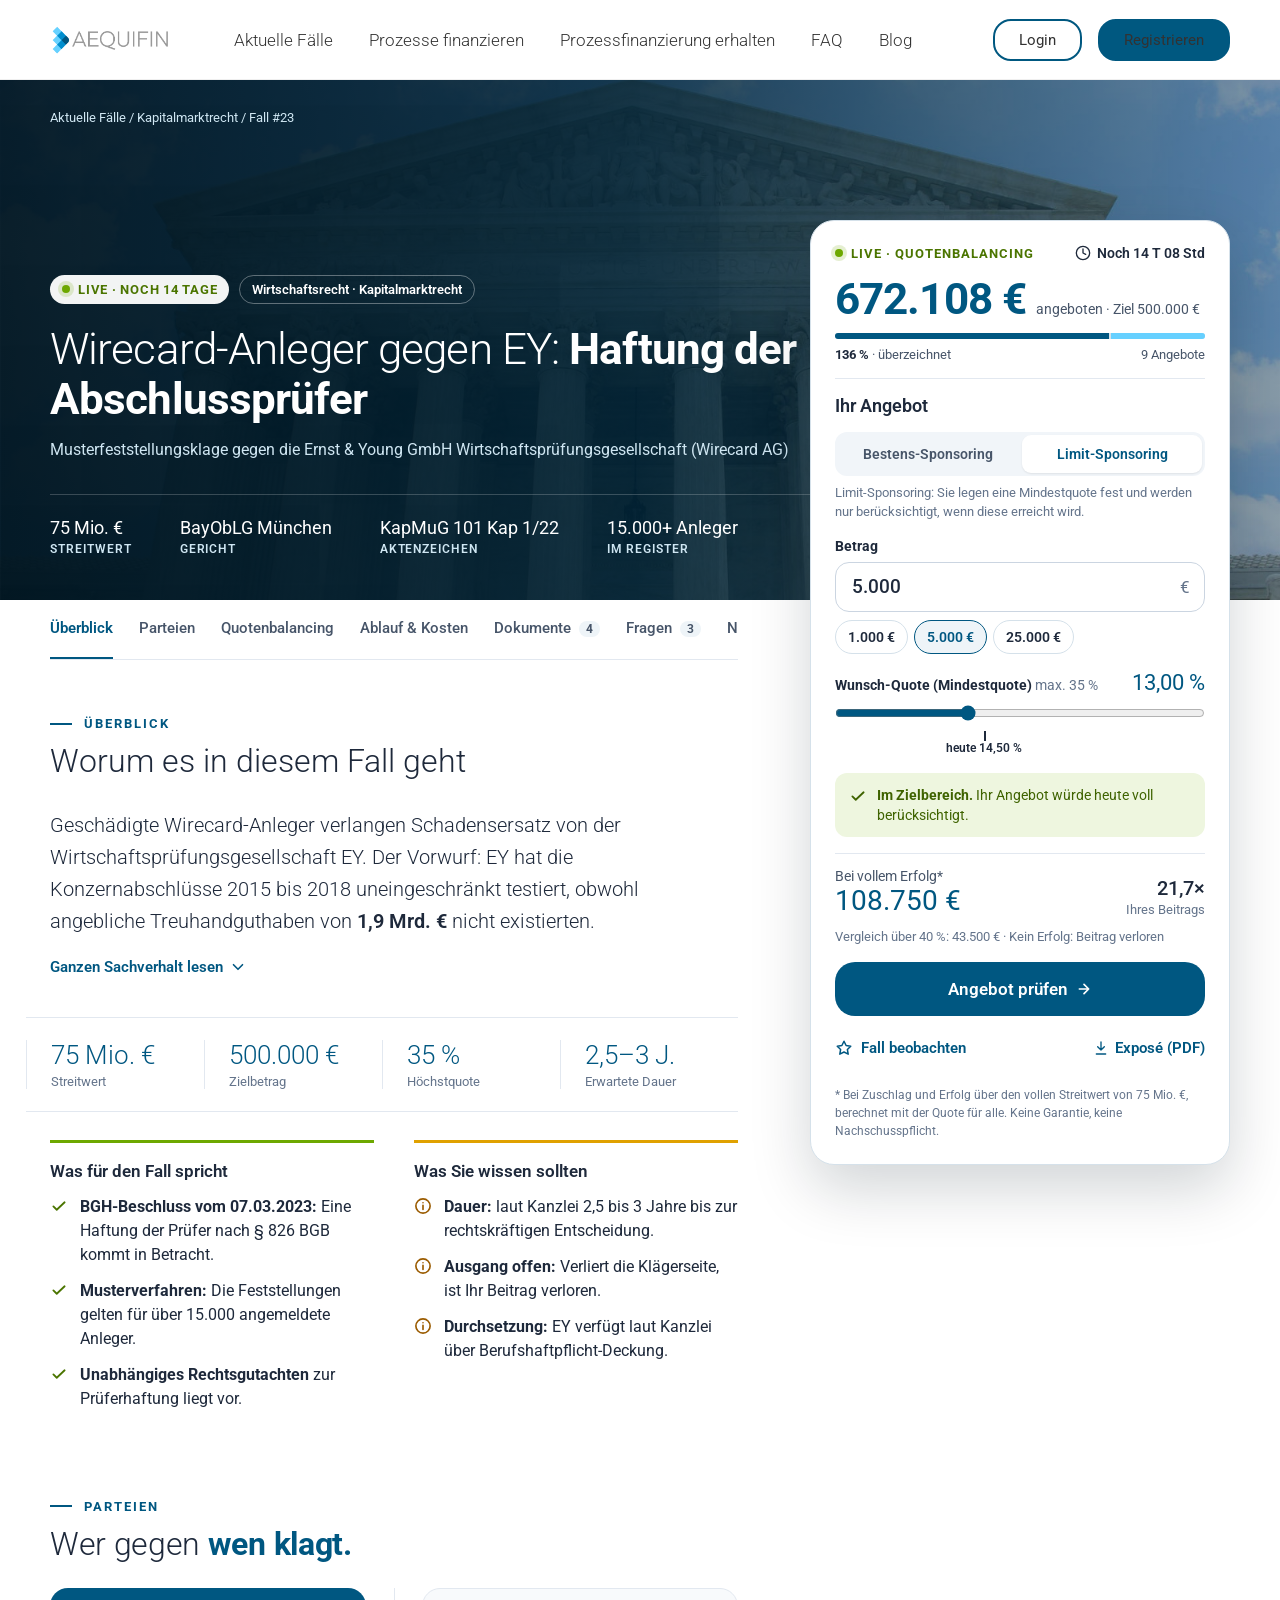
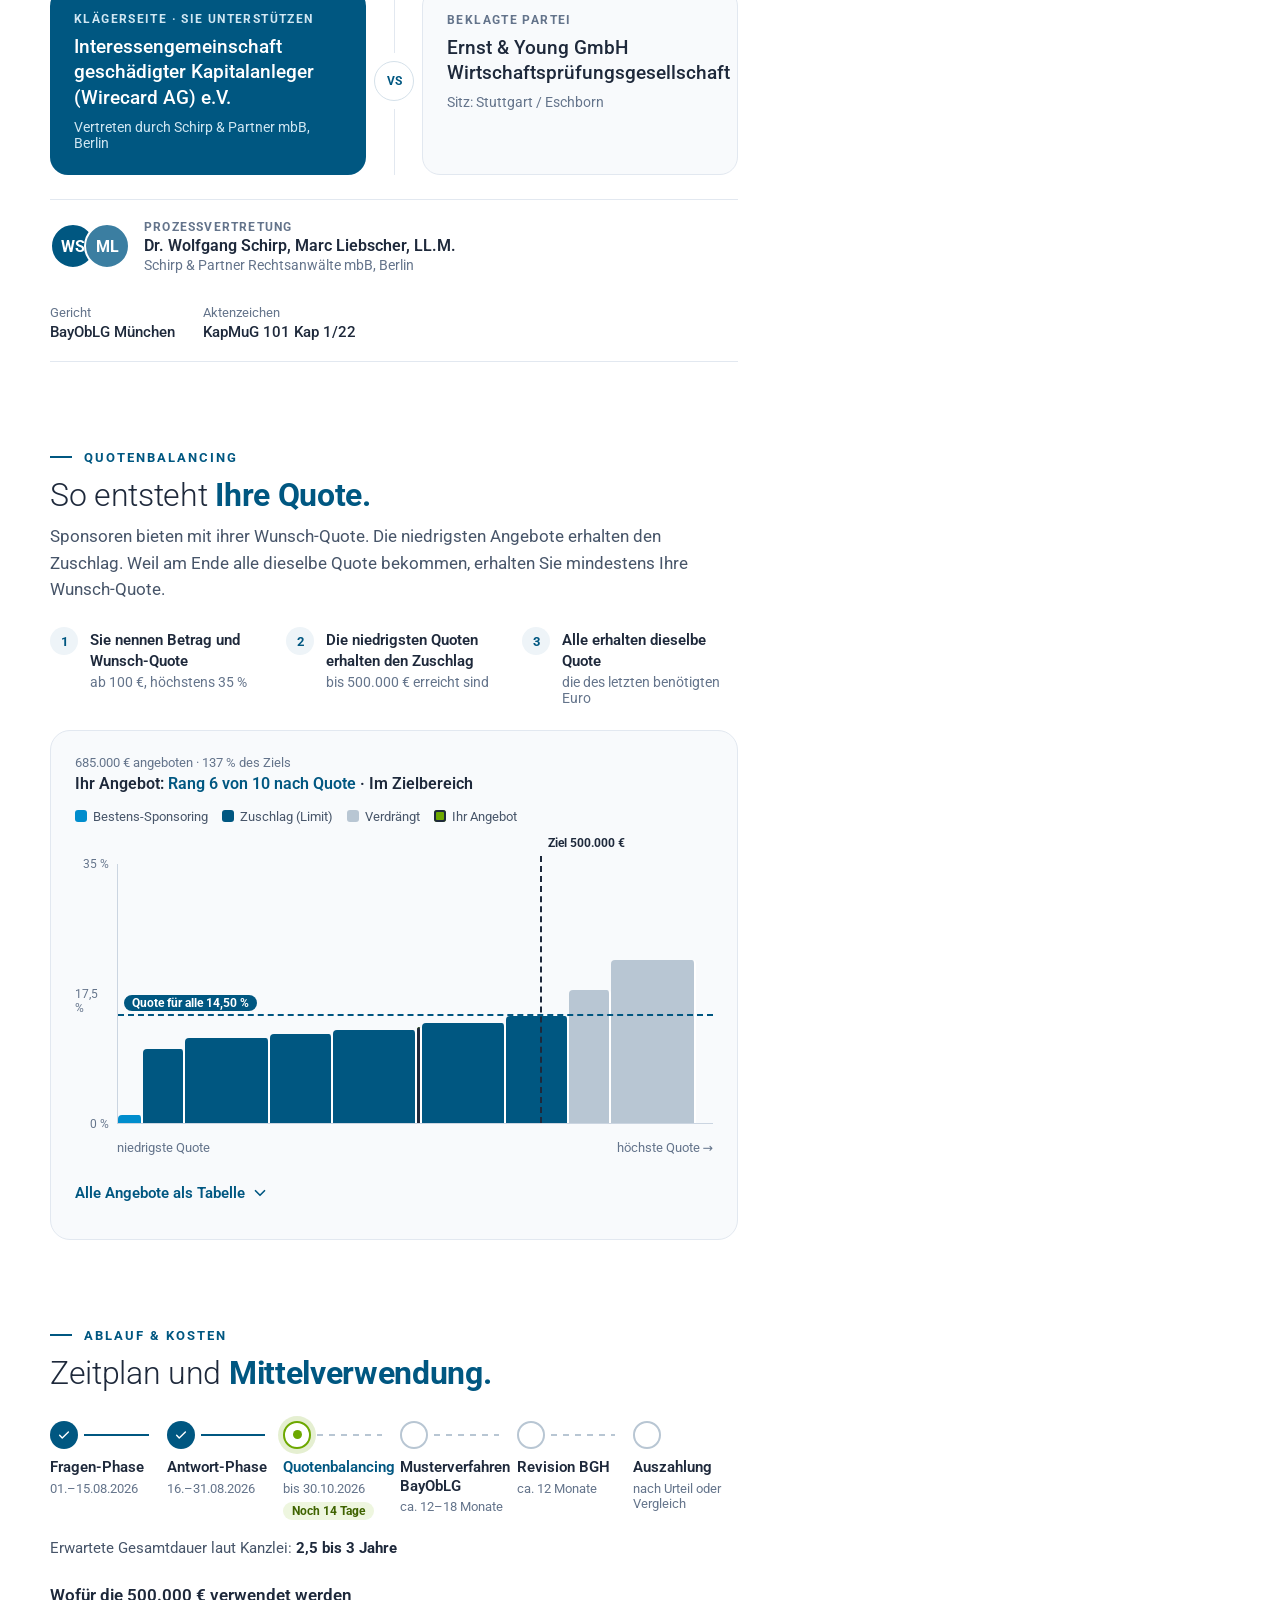
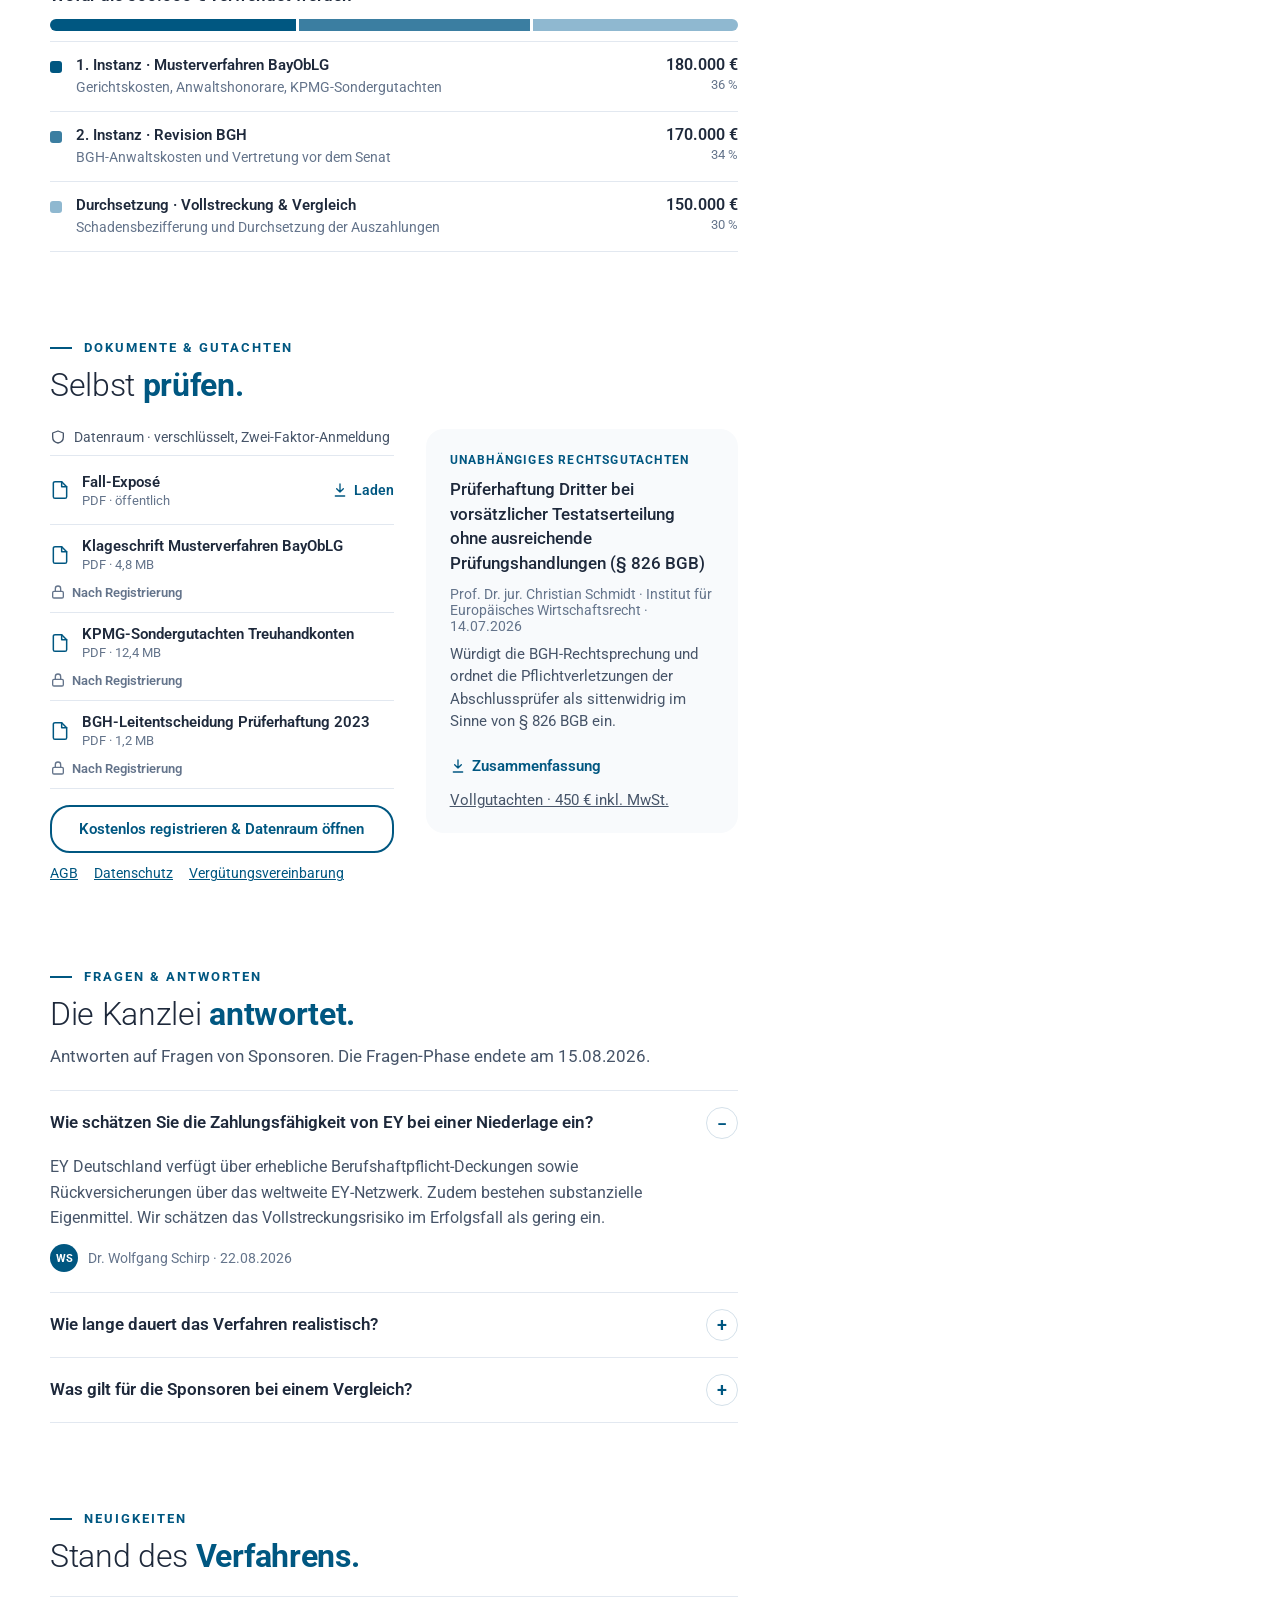
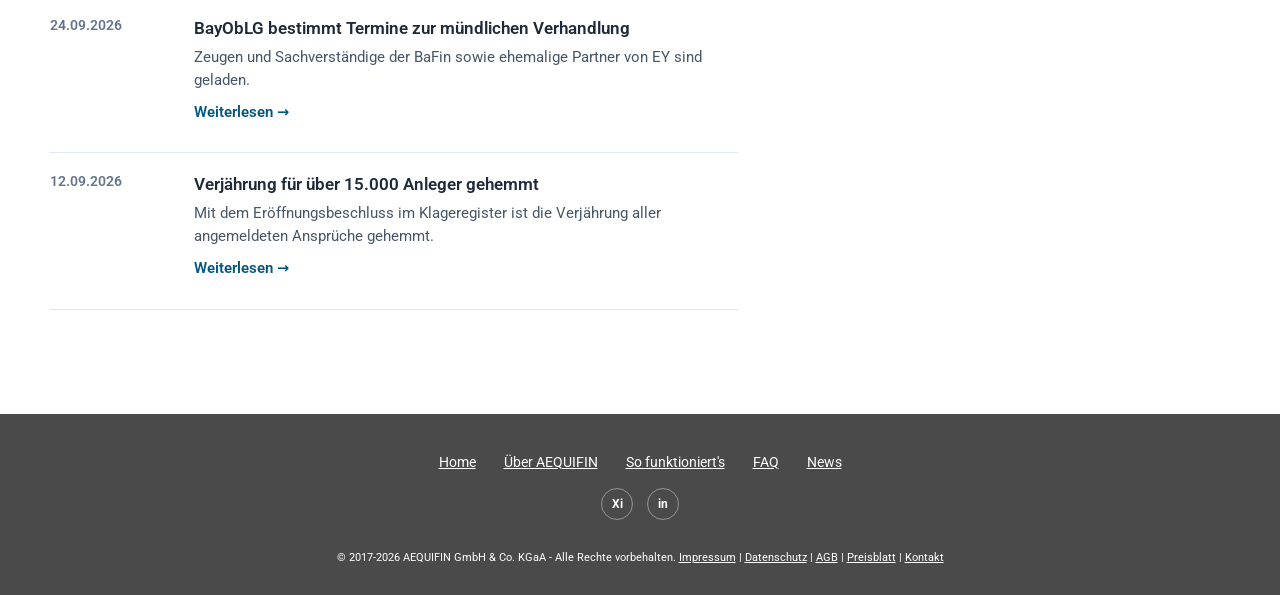
<file: index.html>
<!doctype html>
<html lang="de">
<head>
<meta charset="utf-8">
<meta name="viewport" content="width=device-width, initial-scale=1">
<title>AEQUIFIN — Fallseite v2 (Diskussionsmuster)</title>
<link rel="preconnect" href="https://fonts.googleapis.com">
<link rel="preconnect" href="https://fonts.gstatic.com" crossorigin>
<link rel="stylesheet" href="https://fonts.googleapis.com/css2?family=Roboto:wght@300;400;500;600;700&display=swap">
<style>
  :root {
    --header-h: 80px; /* matches the real header's reserved height:80px box */
    --c-primary: #005781;
    --c-primary-hover: #003F5E;
    --c-text-dark: #1E293B;
    --c-text-body: #475569;
    --c-text-muted: #64748B;
    --c-border: #D5E1EA;
    --c-border-light: #E2E8F0;
    --c-green: #6DA800;
    --c-green-dark: #4B7500;
    --c-amber: #9A5B00;
  }
  * { box-sizing: border-box; }
  body { margin: 0; font-family: Roboto, system-ui, sans-serif; color: var(--c-text-dark); background: #fff; }
  a { color: var(--c-primary); }
  a:hover { color: var(--c-primary-hover); }
  input[type=range] { accent-color: var(--c-primary); }
  input:focus-visible, button:focus-visible, a:focus-visible { outline: 2px solid var(--c-primary); outline-offset: 2px; }
  button { cursor: pointer; }
  table { border-collapse: collapse; width: 100%; }

  /* Real header styling, pulled from public/header/index.css: brand blue #005880, Roboto 300,
     pill buttons with a sliding gradient fill on hover. Plain `position: sticky` — never hides
     on scroll, so the section tabs below it never lose their reference point. */
  .site-header {
    position: sticky; top: 0; z-index: 1000; height: var(--header-h);
    display: flex; align-items: center; justify-content: space-between;
    padding: 0 50px; background: #fff; border-bottom: 1px solid #efefef;
    font-family: Roboto, sans-serif; font-weight: 300; font-size: 17px; color: #323232;
  }
  .site-header a { text-decoration: none; color: #323232; }
  .site-header > div:first-child { min-width: 0; }
  /* overflow-x:auto + min-width:0 here, unconditionally, so the nav itself scrolls
     whenever logo + links + buttons don't fit — no need to guess a breakpoint for it. */
  .site-header nav { display: flex; align-items: center; height: 100%; min-width: 0; overflow-x: auto; -webkit-overflow-scrolling: touch; }
  .site-header nav a { display: flex; align-items: center; height: 100%; padding: 0 16px; margin: 0 2px; white-space: nowrap; flex-shrink: 0; }
  .site-header nav a:hover { background-color: #efefef; }
  .hdr-btn {
    display: inline-flex; align-items: center; justify-content: center;
    padding: 10px 24px; border: 2px solid #005880; border-radius: 18px;
    font-family: Roboto, sans-serif; font-weight: 400; font-size: 15px;
    background-size: 200% 100%; background-position: right bottom; transition: all .25s ease-out;
  }
  .hdr-btn-primary { color: #fff; background-image: linear-gradient(to right, #fff 50%, #005880 50%); }
  .hdr-btn-primary:hover { background-position: left bottom; color: #005880; }
  .hdr-btn-secondary { color: #005880; background-image: linear-gradient(to right, #005880 50%, #fff 50%); }
  .hdr-btn-secondary:hover { background-position: left bottom; color: #fff; }

  /* No cap here: the hero photo and header/footer backgrounds should run edge-to-edge on
     desktop. The content well itself is capped per-section below (1760px), not here. */
  .page { width: 100%; margin: 0 auto; display: flex; flex-direction: column; overflow-x: clip; }

  @media (max-width: 1100px) {
    .layout-grid { grid-template-columns: minmax(0, 1fr) !important; }
    .offer-aside { position: static !important; margin-top: 0 !important; }
  }

  /* Tablet: collapse the content grids that assumed desktop width (stat strip, pro/con
     columns, party cards, steps, 6-up timeline, documents) down to something that fits. */
  @media (max-width: 860px) {
    .layout-grid { padding: 0 20px !important; gap: 40px !important; }
    .hero-inner { padding: 24px 20px 32px !important; }
    .hero-title { font-size: 30px !important; }
    .hero-facts { gap: 24px !important; }
    .stat-grid { grid-template-columns: repeat(2, minmax(0, 1fr)) !important; }
    .dual-col { grid-template-columns: minmax(0, 1fr) !important; gap: 28px !important; }
    .parties-grid { grid-template-columns: minmax(0, 1fr) !important; }
    .parties-grid > div[aria-hidden] { flex-direction: row !important; height: 40px !important; margin: 4px 0 !important; }
    .parties-grid > div[aria-hidden] > span:first-child,
    .parties-grid > div[aria-hidden] > span:last-child { display: none !important; }
    .steps-grid { grid-template-columns: minmax(0, 1fr) !important; }
    .timeline-grid { grid-template-columns: repeat(2, minmax(0, 1fr)) !important; row-gap: 24px !important; }
    .timeline-connector { display: none !important; }
    .docs-grid { grid-template-columns: minmax(0, 1fr) !important; }
    .faq-answer { padding: 0 0 20px 0 !important; }

    .site-header { padding: 0 20px !important; gap: 8px !important; }
    .site-header > div:first-child { gap: 16px !important; }
    .site-header nav a { padding: 0 10px !important; }
  }

  /* Phone: hero and buttons shrink further, everything still 1-up. Header height stays
     fixed so the sticky section-tabs offset below it stays correct. */
  @media (max-width: 600px) {
    .site-header { padding: 0 14px !important; }
    .site-header nav a { font-size: 15px !important; }
    .hdr-btn { padding: 8px 14px !important; font-size: 13px !important; }
    .hero-section { height: auto !important; min-height: 440px; }
    .hero-title { font-size: 24px !important; }
    .stat-grid { grid-template-columns: minmax(0, 1fr) !important; }
    .timeline-grid { grid-template-columns: minmax(0, 1fr) !important; }
  }

  /* Below ~480px the nav links don't scroll cleanly — they reduce to a single sliver of a
     clipped word, which reads as broken rather than scrollable. A real build would swap this
     for a hamburger menu (the platform's actual header does); for a static discussion sample,
     dropping the links and keeping logo + CTAs is the honest simplification. */
  @media (max-width: 480px) {
    .site-header nav { display: none; }
  }
</style>
</head>
<body>

<header class="site-header">
  <div style="display: flex; align-items: center; gap: 44px">
    <a href="#"><img src="assets/aequifin-logo.png" alt="AEQUIFIN" style="height: 28px; width: auto; display: block"></a>
    <nav aria-label="Hauptnavigation">
      <a href="#">Aktuelle Fälle</a>
      <a href="#">Prozesse finanzieren</a>
      <a href="#">Prozessfinanzierung erhalten</a>
      <a href="#">FAQ</a>
      <a href="#">Blog</a>
    </nav>
  </div>
  <div style="display: flex; align-items: center; gap: 16px">
    <a href="#" class="hdr-btn hdr-btn-secondary">Login</a>
    <a href="#" class="hdr-btn hdr-btn-primary">Registrieren</a>
  </div>
</header>

<div class="page">





<section class="hero-section" aria-labelledby="case-title" style="position: relative; height: 520px; flex-shrink: 0; overflow: hidden">
  <img src="assets/case-hero.jpg" alt="" style="position: absolute; inset: 0; width: 100%; height: 100%; object-fit: cover; object-position: center 28%">
  <div aria-hidden="true" style="position: absolute; inset: 0; background: linear-gradient(90deg, rgba(0,22,34,.95) 0%, rgba(0,36,56,.86) 50%, rgba(0,40,62,.45) 100%)"></div>
  <div class="hero-inner" style="position: relative; height: 100%; box-sizing: border-box; max-width: 1760px; margin: 0 auto; padding: 30px 50px 44px; display: flex; flex-direction: column">
    <p style="margin: 0; font-size: 13px; color: #CFE6F2"><a href="#" style="color: #CFE6F2; text-decoration: none">Aktuelle Fälle</a> / Kapitalmarktrecht / Fall #23</p>
    <div style="margin-top: auto; max-width: 800px">
      <div style="display: flex; gap: 10px; flex-wrap: wrap">
        <span style="display: inline-flex; align-items: center; gap: 8px; padding: 6px 12px; border-radius: 999px; background: rgba(255,255,255,.95); font-size: 12.5px; font-weight: 700; letter-spacing: .06em; text-transform: uppercase; color: #4B7500"><span aria-hidden="true" style="width: 8px; height: 8px; border-radius: 50%; background: #6DA800; box-shadow: 0 0 0 4px rgba(109,168,0,.18); flex-shrink: 0"></span>Live · noch 14 Tage</span>
        <span style="display: inline-flex; align-items: center; padding: 6px 12px; border-radius: 999px; border: 1px solid rgba(255,255,255,.35); font-size: 12.5px; font-weight: 600; color: #fff">Wirtschaftsrecht · Kapitalmarktrecht</span>
      </div>
      <h1 id="case-title" class="hero-title" style="margin: 20px 0 0; font-size: 44px; line-height: 1.14; font-weight: 300; letter-spacing: -.02em; color: #fff">Wirecard-Anleger gegen EY: <strong style="font-weight: 700">Haftung der Abschlussprüfer</strong></h1>
      <p style="margin: 14px 0 0; font-size: 16px; line-height: 1.5; color: #CFE6F2">Musterfeststellungsklage gegen die Ernst &amp; Young GmbH Wirtschaftsprüfungsgesellschaft (Wirecard AG)</p>
    </div>
    <dl class="hero-facts" style="margin: 32px 0 0; padding-top: 22px; border-top: 1px solid rgba(255,255,255,.2); display: flex; gap: 48px; max-width: 800px; flex-wrap: wrap">
      <div style="display: flex; flex-direction: column-reverse; gap: 4px"><dt style="font-size: 12px; font-weight: 600; letter-spacing: .08em; text-transform: uppercase; color: #CFE6F2">Streitwert</dt><dd style="margin: 0; font-size: 18px; font-weight: 400; color: #fff">75 Mio. €</dd></div>
      <div style="display: flex; flex-direction: column-reverse; gap: 4px"><dt style="font-size: 12px; font-weight: 600; letter-spacing: .08em; text-transform: uppercase; color: #CFE6F2">Gericht</dt><dd style="margin: 0; font-size: 18px; font-weight: 400; color: #fff">BayObLG München</dd></div>
      <div style="display: flex; flex-direction: column-reverse; gap: 4px"><dt style="font-size: 12px; font-weight: 600; letter-spacing: .08em; text-transform: uppercase; color: #CFE6F2">Aktenzeichen</dt><dd style="margin: 0; font-size: 18px; font-weight: 400; color: #fff">KapMuG 101 Kap 1/22</dd></div>
      <div style="display: flex; flex-direction: column-reverse; gap: 4px"><dt style="font-size: 12px; font-weight: 600; letter-spacing: .08em; text-transform: uppercase; color: #CFE6F2">Im Register</dt><dd style="margin: 0; font-size: 18px; font-weight: 400; color: #fff">15.000+ Anleger</dd></div>
    </dl>
  </div>
</section>

<div class="layout-grid" style="max-width: 1760px; width: 100%; box-sizing: border-box; margin: 0 auto; padding: 0 50px; display: grid; grid-template-columns: minmax(0, 1fr) 420px; gap: 72px">
<div style="display: flex; flex-direction: column">

<nav aria-label="Abschnitte" style="position: sticky; top: var(--header-h); z-index: 20; height: 60px; display: flex; gap: 26px; align-items: stretch; background: rgba(255,255,255,.97); border-bottom: 1px solid #E2E8F0; overflow-x: auto">
  <a href="#ueberblick" aria-current="true" style="display: flex; align-items: center; gap: 8px; text-decoration: none; font-size: 14.5px; font-weight: 600; color: #005781; border-bottom: 3px solid #005781; margin-bottom: -1px; white-space: nowrap">Überblick</a>
  <a href="#parteien" style="display: flex; align-items: center; gap: 8px; text-decoration: none; font-size: 14.5px; font-weight: 500; color: #475569; border-bottom: 3px solid transparent; margin-bottom: -1px; white-space: nowrap">Parteien</a>
  <a href="#quotenbalancing" style="display: flex; align-items: center; gap: 8px; text-decoration: none; font-size: 14.5px; font-weight: 500; color: #475569; border-bottom: 3px solid transparent; margin-bottom: -1px; white-space: nowrap">Quotenbalancing</a>
  <a href="#ablauf" style="display: flex; align-items: center; gap: 8px; text-decoration: none; font-size: 14.5px; font-weight: 500; color: #475569; border-bottom: 3px solid transparent; margin-bottom: -1px; white-space: nowrap">Ablauf &amp; Kosten</a>
  <a href="#dokumente" style="display: flex; align-items: center; gap: 8px; text-decoration: none; font-size: 14.5px; font-weight: 500; color: #475569; border-bottom: 3px solid transparent; margin-bottom: -1px; white-space: nowrap">Dokumente<span style="padding: 1px 7px; border-radius: 999px; background: #EEF4F8; color: #475569; font-size: 12px; font-weight: 700">4</span></a>
  <a href="#fragen" style="display: flex; align-items: center; gap: 8px; text-decoration: none; font-size: 14.5px; font-weight: 500; color: #475569; border-bottom: 3px solid transparent; margin-bottom: -1px; white-space: nowrap">Fragen<span style="padding: 1px 7px; border-radius: 999px; background: #EEF4F8; color: #475569; font-size: 12px; font-weight: 700">3</span></a>
  <a href="#neuigkeiten" style="display: flex; align-items: center; gap: 8px; text-decoration: none; font-size: 14.5px; font-weight: 500; color: #475569; border-bottom: 3px solid transparent; margin-bottom: -1px; white-space: nowrap">Neuigkeiten<span style="padding: 1px 7px; border-radius: 999px; background: #EEF4F8; color: #475569; font-size: 12px; font-weight: 700">2</span></a>
</nav>

<div style="display: flex; flex-direction: column; gap: 88px; padding: 56px 0 104px">

<section id="ueberblick" aria-labelledby="h-ov" style="display: flex; flex-direction: column; gap: 28px">
  <div><p style="margin: 0; display: flex; align-items: center; gap: 12px; font-size: 12.5px; font-weight: 700; letter-spacing: .16em; text-transform: uppercase; color: #005781"><span aria-hidden="true" style="width: 22px; height: 2px; background: #005781"></span>Überblick</p><h2 id="h-ov" style="margin: 12px 0 0; font-size: 32px; line-height: 1.18; font-weight: 300">Worum es in diesem Fall geht</h2></div>
  <div style="max-width: 760px">
    <p style="margin: 0; font-size: 20px; line-height: 1.6; font-weight: 300; color: #1E293B">Geschädigte Wirecard-Anleger verlangen Schadensersatz von der Wirtschaftsprüfungsgesellschaft EY. Der Vorwurf: EY hat die Konzernabschlüsse 2015 bis 2018 uneingeschränkt testiert, obwohl angebliche Treuhandguthaben von <strong style="font-weight: 600">1,9 Mrd. €</strong> nicht existierten.</p>
    <div id="facts-body" style="margin-top: 16px; display: none; flex-direction: column; gap: 14px; font-size: 16px; line-height: 1.7; color: #475569">
      <p style="margin: 0">Die Klägerseite wirft den Prüfern vor, über Jahre hinweg grob fahrlässig bzw. unter bewusster Missachtung elementarer Prüfungspflichten uneingeschränkte Bestätigungsvermerke erteilt zu haben. Die Guthaben auf philippinischen Banken existierten tatsächlich nicht.</p>
      <p style="margin: 0">Der BGH hat mit Beschluss vom 07.03.2023 bestätigt, dass eine deliktische Haftung der Prüfer nach § 826 BGB bzw. § 823 Abs. 2 BGB in Verbindung mit Schutzgesetzen in Betracht kommt. Das Musterverfahren trifft bindende Feststellungen für tausende geschädigte Anleger.</p>
    </div>
    <button type="button" id="facts-toggle" aria-expanded="false" aria-controls="facts-body" style="margin-top: 8px; min-height: 44px; padding: 0; border: 0; background: none; display: flex; align-items: center; gap: 6px; font-family: inherit; font-size: 15px; font-weight: 600; color: #005781">
      <span id="facts-label">Ganzen Sachverhalt lesen</span>
      <svg id="facts-chevron" aria-hidden="true" width="18" height="18" viewBox="0 0 24 24" fill="none" stroke="currentColor" stroke-width="2.2" stroke-linecap="round" stroke-linejoin="round" style="flex-shrink: 0; transition: transform .15s ease"><path d="M6 9l6 6 6-6"></path></svg>
    </button>
  </div>
  <dl class="stat-grid" style="margin: 0; display: grid; grid-template-columns: repeat(4, minmax(0, 1fr)); padding: 22px 0; margin-left: -24px; border-top: 1px solid #E2E8F0; border-bottom: 1px solid #E2E8F0">
    <div style="display: flex; flex-direction: column-reverse; gap: 4px; padding: 0 24px; border-left: 1px solid #E2E8F0"><dt style="font-size: 13px; color: #64748B">Streitwert</dt><dd style="margin: 0; font-size: 26px; font-weight: 300; color: #005781">75 Mio. €</dd></div>
    <div style="display: flex; flex-direction: column-reverse; gap: 4px; padding: 0 24px; border-left: 1px solid #E2E8F0"><dt style="font-size: 13px; color: #64748B">Zielbetrag</dt><dd style="margin: 0; font-size: 26px; font-weight: 300; color: #005781">500.000 €</dd></div>
    <div style="display: flex; flex-direction: column-reverse; gap: 4px; padding: 0 24px; border-left: 1px solid #E2E8F0"><dt style="font-size: 13px; color: #64748B">Höchstquote</dt><dd style="margin: 0; font-size: 26px; font-weight: 300; color: #005781">35 %</dd></div>
    <div style="display: flex; flex-direction: column-reverse; gap: 4px; padding: 0 24px; border-left: 1px solid #E2E8F0"><dt style="font-size: 13px; color: #64748B">Erwartete Dauer</dt><dd style="margin: 0; font-size: 26px; font-weight: 300; color: #005781">2,5–3 J.</dd></div>
  </dl>
  <div class="dual-col" style="display: grid; grid-template-columns: repeat(2, minmax(0, 1fr)); gap: 40px">
    <div style="padding-top: 18px; border-top: 3px solid #6DA800"><h3 style="margin: 0 0 14px; font-size: 17px; font-weight: 600">Was für den Fall spricht</h3><ul style="margin: 0; padding: 0; list-style: none; display: flex; flex-direction: column; gap: 12px">
      <li style="display: flex; gap: 12px; font-size: 15.5px; line-height: 1.55"><svg aria-hidden="true" width="18" height="18" viewBox="0 0 24 24" fill="none" stroke="#4B7500" stroke-width="2.4" stroke-linecap="round" stroke-linejoin="round" style="flex-shrink: 0; margin-top: 2px"><path d="M4.5 12.5l4.5 4.5L19.5 7"></path></svg><span><strong>BGH-Beschluss vom 07.03.2023:</strong> Eine Haftung der Prüfer nach § 826 BGB kommt in Betracht.</span></li>
      <li style="display: flex; gap: 12px; font-size: 15.5px; line-height: 1.55"><svg aria-hidden="true" width="18" height="18" viewBox="0 0 24 24" fill="none" stroke="#4B7500" stroke-width="2.4" stroke-linecap="round" stroke-linejoin="round" style="flex-shrink: 0; margin-top: 2px"><path d="M4.5 12.5l4.5 4.5L19.5 7"></path></svg><span><strong>Musterverfahren:</strong> Die Feststellungen gelten für über 15.000 angemeldete Anleger.</span></li>
      <li style="display: flex; gap: 12px; font-size: 15.5px; line-height: 1.55"><svg aria-hidden="true" width="18" height="18" viewBox="0 0 24 24" fill="none" stroke="#4B7500" stroke-width="2.4" stroke-linecap="round" stroke-linejoin="round" style="flex-shrink: 0; margin-top: 2px"><path d="M4.5 12.5l4.5 4.5L19.5 7"></path></svg><span><strong>Unabhängiges Rechtsgutachten</strong> zur Prüferhaftung liegt vor.</span></li>
    </ul></div>
    <div style="padding-top: 18px; border-top: 3px solid #E0A100"><h3 style="margin: 0 0 14px; font-size: 17px; font-weight: 600">Was Sie wissen sollten</h3><ul style="margin: 0; padding: 0; list-style: none; display: flex; flex-direction: column; gap: 12px">
      <li style="display: flex; gap: 12px; font-size: 15.5px; line-height: 1.55"><svg aria-hidden="true" width="18" height="18" viewBox="0 0 24 24" fill="none" stroke="#9A5B00" stroke-width="2.2" stroke-linecap="round" style="flex-shrink: 0; margin-top: 2px"><circle cx="12" cy="12" r="9.5"></circle><path d="M12 11v5.5M12 7.6v.1"></path></svg><span><strong>Dauer:</strong> laut Kanzlei 2,5 bis 3 Jahre bis zur rechtskräftigen Entscheidung.</span></li>
      <li style="display: flex; gap: 12px; font-size: 15.5px; line-height: 1.55"><svg aria-hidden="true" width="18" height="18" viewBox="0 0 24 24" fill="none" stroke="#9A5B00" stroke-width="2.2" stroke-linecap="round" style="flex-shrink: 0; margin-top: 2px"><circle cx="12" cy="12" r="9.5"></circle><path d="M12 11v5.5M12 7.6v.1"></path></svg><span><strong>Ausgang offen:</strong> Verliert die Klägerseite, ist Ihr Beitrag verloren.</span></li>
      <li style="display: flex; gap: 12px; font-size: 15.5px; line-height: 1.55"><svg aria-hidden="true" width="18" height="18" viewBox="0 0 24 24" fill="none" stroke="#9A5B00" stroke-width="2.2" stroke-linecap="round" style="flex-shrink: 0; margin-top: 2px"><circle cx="12" cy="12" r="9.5"></circle><path d="M12 11v5.5M12 7.6v.1"></path></svg><span><strong>Durchsetzung:</strong> EY verfügt laut Kanzlei über Berufshaftpflicht-Deckung.</span></li>
    </ul></div>
  </div>
</section>

<section id="parteien" aria-labelledby="h-pa" style="display: flex; flex-direction: column; gap: 24px">
  <div><p style="margin: 0; display: flex; align-items: center; gap: 12px; font-size: 12.5px; font-weight: 700; letter-spacing: .16em; text-transform: uppercase; color: #005781"><span aria-hidden="true" style="width: 22px; height: 2px; background: #005781"></span>Parteien</p><h2 id="h-pa" style="margin: 12px 0 0; font-size: 32px; line-height: 1.18; font-weight: 300; letter-spacing: -.01em">Wer gegen <strong style="font-weight: 700; color: #005781">wen klagt.</strong></h2></div>
  <div class="parties-grid" style="display: grid; grid-template-columns: minmax(0, 1fr) 56px minmax(0, 1fr); align-items: stretch">
    <div style="padding: 24px; border-radius: 18px; background: #005781; color: #fff">
      <p style="margin: 0; font-size: 11.5px; font-weight: 700; letter-spacing: .12em; text-transform: uppercase; color: #CFE6F2">Klägerseite · Sie unterstützen</p>
      <p style="margin: 8px 0 0; font-size: 19px; line-height: 1.35; font-weight: 500">Interessengemeinschaft geschädigter Kapitalanleger (Wirecard AG) e.V.</p>
      <p style="margin: 8px 0 0; font-size: 14px; color: #CFE6F2">Vertreten durch Schirp &amp; Partner mbB, Berlin</p>
    </div>
    <div aria-hidden="true" style="display: flex; flex-direction: column; align-items: center; justify-content: center; gap: 8px"><span style="flex-grow: 1; width: 1px; background: #E2E8F0"></span><span style="width: 40px; height: 40px; border-radius: 50%; border: 1.5px solid #D5E1EA; display: flex; align-items: center; justify-content: center; font-size: 12px; font-weight: 700; color: #005781">VS</span><span style="flex-grow: 1; width: 1px; background: #E2E8F0"></span></div>
    <div style="padding: 24px; border-radius: 18px; background: #F8FAFC; border: 1px solid #E2E8F0">
      <p style="margin: 0; font-size: 11.5px; font-weight: 700; letter-spacing: .12em; text-transform: uppercase; color: #64748B">Beklagte Partei</p>
      <p style="margin: 8px 0 0; font-size: 19px; line-height: 1.35; font-weight: 500">Ernst &amp; Young GmbH Wirtschaftsprüfungsgesellschaft</p>
      <p style="margin: 8px 0 0; font-size: 14px; color: #64748B">Sitz: Stuttgart / Eschborn</p>
    </div>
  </div>
  <div style="display: flex; align-items: center; gap: 32px; padding: 20px 0; border-top: 1px solid #E2E8F0; border-bottom: 1px solid #E2E8F0; flex-wrap: wrap">
    <div style="display: flex; align-items: center; gap: 14px; flex-grow: 1">
      <div aria-hidden="true" style="display: flex"><span style="width: 46px; height: 46px; border-radius: 50%; background: #005781; color: #fff; display: flex; align-items: center; justify-content: center; font-weight: 700; border: 2px solid #fff">WS</span><span style="width: 46px; height: 46px; margin-left: -12px; border-radius: 50%; background: #3B7EA1; color: #fff; display: flex; align-items: center; justify-content: center; font-weight: 700; border: 2px solid #fff">ML</span></div>
      <div><p style="margin: 0; font-size: 12px; font-weight: 700; letter-spacing: .1em; text-transform: uppercase; color: #64748B">Prozessvertretung</p><p style="margin: 3px 0 0; font-size: 15.5px; font-weight: 600">Dr. Wolfgang Schirp, Marc Liebscher, LL.M.</p><p style="margin: 2px 0 0; font-size: 14px; color: #64748B">Schirp &amp; Partner Rechtsanwälte mbB, Berlin</p></div>
    </div>
    <dl style="margin: 0; display: flex; gap: 28px">
      <div><dt style="font-size: 12.5px; color: #64748B">Gericht</dt><dd style="margin: 3px 0 0; font-size: 15px; font-weight: 500">BayObLG München</dd></div>
      <div><dt style="font-size: 12.5px; color: #64748B">Aktenzeichen</dt><dd style="margin: 3px 0 0; font-size: 15px; font-weight: 500">KapMuG 101 Kap 1/22</dd></div>
    </dl>
  </div>
</section>

<section id="quotenbalancing" aria-labelledby="h-qb" style="display: flex; flex-direction: column; gap: 24px">
  <div><p style="margin: 0; display: flex; align-items: center; gap: 12px; font-size: 12.5px; font-weight: 700; letter-spacing: .16em; text-transform: uppercase; color: #005781"><span aria-hidden="true" style="width: 22px; height: 2px; background: #005781"></span>Quotenbalancing</p><h2 id="h-qb" style="margin: 12px 0 0; font-size: 32px; line-height: 1.18; font-weight: 300; letter-spacing: -.01em">So entsteht <strong style="font-weight: 700; color: #005781">Ihre Quote.</strong></h2><p style="margin: 10px 0 0; font-size: 16.5px; line-height: 1.6; color: #475569; max-width: 640px">Sponsoren bieten mit ihrer Wunsch-Quote. Die niedrigsten Angebote erhalten den Zuschlag. Weil am Ende alle dieselbe Quote bekommen, erhalten Sie mindestens Ihre Wunsch-Quote.</p></div>
  <ol class="steps-grid" style="margin: 0; padding: 0; list-style: none; display: grid; grid-template-columns: repeat(3, minmax(0, 1fr)); gap: 20px">
    <li style="display: flex; gap: 12px; align-items: flex-start"><span aria-hidden="true" style="width: 28px; height: 28px; flex-shrink: 0; border-radius: 50%; background: #EEF4F8; color: #005781; display: flex; align-items: center; justify-content: center; font-size: 13px; font-weight: 700">1</span><div><p style="margin: 3px 0 0; font-size: 15px; font-weight: 600; line-height: 1.35">Sie nennen Betrag und Wunsch-Quote</p><p style="margin: 3px 0 0; font-size: 14px; color: #64748B">ab 100 €, höchstens 35 %</p></div></li>
    <li style="display: flex; gap: 12px; align-items: flex-start"><span aria-hidden="true" style="width: 28px; height: 28px; flex-shrink: 0; border-radius: 50%; background: #EEF4F8; color: #005781; display: flex; align-items: center; justify-content: center; font-size: 13px; font-weight: 700">2</span><div><p style="margin: 3px 0 0; font-size: 15px; font-weight: 600; line-height: 1.35">Die niedrigsten Quoten erhalten den Zuschlag</p><p style="margin: 3px 0 0; font-size: 14px; color: #64748B">bis 500.000 € erreicht sind</p></div></li>
    <li style="display: flex; gap: 12px; align-items: flex-start"><span aria-hidden="true" style="width: 28px; height: 28px; flex-shrink: 0; border-radius: 50%; background: #EEF4F8; color: #005781; display: flex; align-items: center; justify-content: center; font-size: 13px; font-weight: 700">3</span><div><p style="margin: 3px 0 0; font-size: 15px; font-weight: 600; line-height: 1.35">Alle erhalten dieselbe Quote</p><p style="margin: 3px 0 0; font-size: 14px; color: #64748B">die des letzten benötigten Euro</p></div></li>
  </ol>
  <div style="padding: 24px; border-radius: 20px; background: #F8FAFC; border: 1px solid #E2E8F0; display: flex; flex-direction: column; gap: 16px">
    <div style="display: flex; justify-content: space-between; align-items: flex-end; gap: 16px; flex-wrap: wrap">
      <div><p id="qb-total-line" style="margin: 0; font-size: 13px; color: #64748B">655.000 € angeboten · 131 % des Ziels</p><p style="margin: 4px 0 0; font-size: 16px; font-weight: 600">Ihr Angebot: <span id="qb-rank" style="color: #005781">Rang 5 von 9 nach Quote</span> · <span id="qb-status-title">Im Zielbereich</span></p></div>
      <ul style="margin: 0; padding: 0; list-style: none; display: flex; flex-wrap: wrap; gap: 6px 14px; font-size: 13px; color: #475569">
        <li style="display: flex; align-items: center; gap: 6px"><span aria-hidden="true" style="width: 12px; height: 12px; border-radius: 3px; background: #008DCD"></span>Bestens-Sponsoring</li>
        <li style="display: flex; align-items: center; gap: 6px"><span aria-hidden="true" style="width: 12px; height: 12px; border-radius: 3px; background: #005781"></span>Zuschlag (Limit)</li>
        <li style="display: flex; align-items: center; gap: 6px"><span aria-hidden="true" style="width: 12px; height: 12px; border-radius: 3px; background: #B8C6D3"></span>Verdrängt</li>
        <li style="display: flex; align-items: center; gap: 6px"><span aria-hidden="true" style="width: 12px; height: 12px; border-radius: 3px; background: #6DA800; box-shadow: 0 0 0 2px #1E293B inset"></span>Ihr Angebot</li>
      </ul>
    </div>
    <div style="display: flex; gap: 8px; padding-top: 24px">
      <div aria-hidden="true" style="width: 34px; height: 260px; flex-shrink: 0; position: relative; font-size: 11.5px; color: #64748B"><span style="position: absolute; top: -7px; right: 0">35 %</span><span style="position: absolute; top: calc(50% - 7px); right: 0">17,5 %</span><span style="position: absolute; bottom: -7px; right: 0">0 %</span></div>
      <div id="qb-chart" role="img" aria-label="Angebote nach Quote sortiert. Der Zielbetrag wird bei 14,50 % erreicht." style="flex-grow: 1; position: relative; height: 260px; border-left: 1px solid #CBD5E1; border-bottom: 1px solid #CBD5E1">
        <!-- bars rendered by renderChart() -->
      </div>
    </div>
    <p style="margin: 0 0 0 42px; display: flex; justify-content: space-between; font-size: 12.5px; color: #64748B"><span>niedrigste Quote</span><span>höchste Quote →</span></p>
    <button type="button" id="table-toggle" aria-expanded="false" aria-controls="qb-table-wrap" style="align-self: flex-start; min-height: 44px; padding: 0; border: 0; background: none; display: flex; align-items: center; gap: 6px; font-family: inherit; font-size: 15px; font-weight: 600; color: #005781">
      <span id="table-label">Alle Angebote als Tabelle</span>
      <svg aria-hidden="true" width="18" height="18" viewBox="0 0 24 24" fill="none" stroke="currentColor" stroke-width="2.2" stroke-linecap="round" stroke-linejoin="round" style="flex-shrink: 0"><path d="M6 9l6 6 6-6"></path></svg>
    </button>
    <div id="qb-table-wrap" hidden style="border-radius: 12px; overflow: hidden; background: #fff; border: 1px solid #E2E8F0">
      <div style="overflow-x: auto">
      <table aria-label="Alle Angebote" style="min-width: 480px">
        <thead>
          <tr style="font-size: 12px; font-weight: 700; letter-spacing: .06em; text-transform: uppercase; color: #64748B">
            <th scope="col" style="text-align: left; padding: 10px 14px">Quote</th>
            <th scope="col" style="text-align: left; padding: 10px 14px">Betrag</th>
            <th scope="col" style="text-align: left; padding: 10px 14px">Datum</th>
            <th scope="col" style="text-align: left; padding: 10px 14px">Status</th>
          </tr>
        </thead>
        <tbody id="qb-table-body" style="font-size: 14px"></tbody>
      </table>
      </div>
    </div>
  </div>
</section>

<section id="ablauf" aria-labelledby="h-pl" style="display: flex; flex-direction: column; gap: 28px">
  <div><p style="margin: 0; display: flex; align-items: center; gap: 12px; font-size: 12.5px; font-weight: 700; letter-spacing: .16em; text-transform: uppercase; color: #005781"><span aria-hidden="true" style="width: 22px; height: 2px; background: #005781"></span>Ablauf &amp; Kosten</p><h2 id="h-pl" style="margin: 12px 0 0; font-size: 32px; line-height: 1.18; font-weight: 300; letter-spacing: -.01em">Zeitplan und <strong style="font-weight: 700; color: #005781">Mittelverwendung.</strong></h2></div>
  <ol class="timeline-grid" style="margin: 0; padding: 0; list-style: none; display: grid; grid-template-columns: repeat(6, minmax(0, 1fr)); gap: 12px">
    <li style="position: relative; display: flex; flex-direction: column; gap: 10px"><span aria-hidden="true" class="timeline-connector" style="position: absolute; left: 34px; right: 6px; top: 13px; height: 2px; background: #005781"></span><span aria-hidden="true" style="width: 28px; height: 28px; flex-shrink: 0; border-radius: 50%; background: #005781; display: flex; align-items: center; justify-content: center"><svg width="14" height="14" viewBox="0 0 24 24" fill="none" stroke="#fff" stroke-width="2.4" stroke-linecap="round" stroke-linejoin="round"><path d="M4.5 12.5l4.5 4.5L19.5 7"></path></svg></span><div><p style="margin: 0; font-size: 14.5px; font-weight: 600; line-height: 1.3; color: #1E293B">Fragen-Phase</p><p style="margin: 3px 0 0; font-size: 13px; color: #64748B">01.–15.08.2026</p></div></li>
    <li style="position: relative; display: flex; flex-direction: column; gap: 10px"><span aria-hidden="true" class="timeline-connector" style="position: absolute; left: 34px; right: 6px; top: 13px; height: 2px; background: #005781"></span><span aria-hidden="true" style="width: 28px; height: 28px; flex-shrink: 0; border-radius: 50%; background: #005781; display: flex; align-items: center; justify-content: center"><svg width="14" height="14" viewBox="0 0 24 24" fill="none" stroke="#fff" stroke-width="2.4" stroke-linecap="round" stroke-linejoin="round"><path d="M4.5 12.5l4.5 4.5L19.5 7"></path></svg></span><div><p style="margin: 0; font-size: 14.5px; font-weight: 600; line-height: 1.3; color: #1E293B">Antwort-Phase</p><p style="margin: 3px 0 0; font-size: 13px; color: #64748B">16.–31.08.2026</p></div></li>
    <li style="position: relative; display: flex; flex-direction: column; gap: 10px"><span aria-hidden="true" class="timeline-connector" style="position: absolute; left: 34px; right: 6px; top: 13px; height: 2px; background: repeating-linear-gradient(90deg, #B8C6D3 0 6px, transparent 6px 12px)"></span><span aria-hidden="true" style="width: 28px; height: 28px; flex-shrink: 0; box-sizing: border-box; border-radius: 50%; background: #fff; border: 2px solid #6DA800; box-shadow: 0 0 0 5px rgba(109,168,0,.18); display: flex; align-items: center; justify-content: center"><span style="width: 9px; height: 9px; border-radius: 50%; background: #6DA800"></span></span><div><p style="margin: 0; font-size: 14.5px; font-weight: 600; line-height: 1.3; color: #005781">Quotenbalancing</p><p style="margin: 3px 0 0; font-size: 13px; color: #64748B">bis 30.10.2026</p><span style="display: inline-flex; margin-top: 6px; padding: 2px 9px; border-radius: 999px; background: #EEF6DF; color: #3F6300; font-size: 12px; font-weight: 700">Noch 14 Tage</span></div></li>
    <li style="position: relative; display: flex; flex-direction: column; gap: 10px"><span aria-hidden="true" class="timeline-connector" style="position: absolute; left: 34px; right: 6px; top: 13px; height: 2px; background: repeating-linear-gradient(90deg, #B8C6D3 0 6px, transparent 6px 12px)"></span><span aria-hidden="true" style="width: 28px; height: 28px; flex-shrink: 0; box-sizing: border-box; border-radius: 50%; background: #fff; border: 2px solid #B8C6D3"></span><div><p style="margin: 0; font-size: 14.5px; font-weight: 600; line-height: 1.3; color: #1E293B">Musterverfahren BayObLG</p><p style="margin: 3px 0 0; font-size: 13px; color: #64748B">ca. 12–18 Monate</p></div></li>
    <li style="position: relative; display: flex; flex-direction: column; gap: 10px"><span aria-hidden="true" class="timeline-connector" style="position: absolute; left: 34px; right: 6px; top: 13px; height: 2px; background: repeating-linear-gradient(90deg, #B8C6D3 0 6px, transparent 6px 12px)"></span><span aria-hidden="true" style="width: 28px; height: 28px; flex-shrink: 0; box-sizing: border-box; border-radius: 50%; background: #fff; border: 2px solid #B8C6D3"></span><div><p style="margin: 0; font-size: 14.5px; font-weight: 600; line-height: 1.3; color: #1E293B">Revision BGH</p><p style="margin: 3px 0 0; font-size: 13px; color: #64748B">ca. 12 Monate</p></div></li>
    <li style="position: relative; display: flex; flex-direction: column; gap: 10px"><span aria-hidden="true" style="width: 28px; height: 28px; flex-shrink: 0; box-sizing: border-box; border-radius: 50%; background: #fff; border: 2px solid #B8C6D3"></span><div><p style="margin: 0; font-size: 14.5px; font-weight: 600; line-height: 1.3; color: #1E293B">Auszahlung</p><p style="margin: 3px 0 0; font-size: 13px; color: #64748B">nach Urteil oder Vergleich</p></div></li>
  </ol>
  <p style="margin: -8px 0 0; font-size: 14.5px; color: #475569">Erwartete Gesamtdauer laut Kanzlei: <strong style="color: #1E293B">2,5 bis 3 Jahre</strong></p>
  <div>
    <div style="display: flex; justify-content: space-between; align-items: baseline"><h3 style="margin: 0; font-size: 17px; font-weight: 600">Wofür die 500.000 € verwendet werden</h3></div>
    <div role="img" aria-label="36 % erste Instanz, 34 % BGH, 30 % Durchsetzung" style="margin: 14px 0 4px; height: 12px; display: flex; gap: 3px; border-radius: 999px; overflow: hidden"><span style="width: 36%; background: #005781"></span><span style="width: 34%; background: #3B7EA1"></span><span style="width: 30%; background: #8FB8D0"></span></div>
    <ul style="margin: 10px 0 0; padding: 0; list-style: none; border-bottom: 1px solid #E2E8F0">
      <li style="display: flex; gap: 14px; align-items: flex-start; padding: 14px 0; border-top: 1px solid #E2E8F0"><span aria-hidden="true" style="width: 12px; height: 12px; margin-top: 5px; flex-shrink: 0; border-radius: 3px; background: #005781"></span><div style="flex-grow: 1; min-width: 0"><p style="margin: 0; font-size: 15px; font-weight: 600">1. Instanz · Musterverfahren BayObLG</p><p style="margin: 3px 0 0; font-size: 14px; line-height: 1.45; color: #64748B">Gerichtskosten, Anwaltshonorare, KPMG-Sondergutachten</p></div><p style="margin: 0; flex-shrink: 0; text-align: right"><span style="display: block; font-size: 15.5px; font-weight: 600">180.000 €</span><span style="font-size: 13px; color: #64748B">36 %</span></p></li>
      <li style="display: flex; gap: 14px; align-items: flex-start; padding: 14px 0; border-top: 1px solid #E2E8F0"><span aria-hidden="true" style="width: 12px; height: 12px; margin-top: 5px; flex-shrink: 0; border-radius: 3px; background: #3B7EA1"></span><div style="flex-grow: 1; min-width: 0"><p style="margin: 0; font-size: 15px; font-weight: 600">2. Instanz · Revision BGH</p><p style="margin: 3px 0 0; font-size: 14px; line-height: 1.45; color: #64748B">BGH-Anwaltskosten und Vertretung vor dem Senat</p></div><p style="margin: 0; flex-shrink: 0; text-align: right"><span style="display: block; font-size: 15.5px; font-weight: 600">170.000 €</span><span style="font-size: 13px; color: #64748B">34 %</span></p></li>
      <li style="display: flex; gap: 14px; align-items: flex-start; padding: 14px 0; border-top: 1px solid #E2E8F0"><span aria-hidden="true" style="width: 12px; height: 12px; margin-top: 5px; flex-shrink: 0; border-radius: 3px; background: #8FB8D0"></span><div style="flex-grow: 1; min-width: 0"><p style="margin: 0; font-size: 15px; font-weight: 600">Durchsetzung · Vollstreckung &amp; Vergleich</p><p style="margin: 3px 0 0; font-size: 14px; line-height: 1.45; color: #64748B">Schadensbezifferung und Durchsetzung der Auszahlungen</p></div><p style="margin: 0; flex-shrink: 0; text-align: right"><span style="display: block; font-size: 15.5px; font-weight: 600">150.000 €</span><span style="font-size: 13px; color: #64748B">30 %</span></p></li>
    </ul>
  </div>
</section>

<section id="dokumente" aria-labelledby="h-do" style="display: flex; flex-direction: column; gap: 24px">
  <div><p style="margin: 0; display: flex; align-items: center; gap: 12px; font-size: 12.5px; font-weight: 700; letter-spacing: .16em; text-transform: uppercase; color: #005781"><span aria-hidden="true" style="width: 22px; height: 2px; background: #005781"></span>Dokumente &amp; Gutachten</p><h2 id="h-do" style="margin: 12px 0 0; font-size: 32px; line-height: 1.18; font-weight: 300; letter-spacing: -.01em">Selbst <strong style="font-weight: 700; color: #005781">prüfen.</strong></h2></div>
  <div class="docs-grid" style="display: grid; grid-template-columns: minmax(0, 1.1fr) minmax(0, 1fr); gap: 32px; align-items: start">
    <div>
      <p style="margin: 0 0 10px; display: flex; align-items: center; gap: 8px; font-size: 14px; color: #475569"><svg aria-hidden="true" width="16" height="16" viewBox="0 0 24 24" fill="none" stroke="currentColor" stroke-width="2" stroke-linecap="round" stroke-linejoin="round"><path d="M12 3l8 3v6c0 4.5-3.4 8.2-8 9-4.6-.8-8-4.5-8-9V6z"></path></svg>Datenraum · verschlüsselt, Zwei-Faktor-Anmeldung</p>
      <ul style="margin: 0; padding: 0; list-style: none; border-bottom: 1px solid #E2E8F0">
        <li style="display: flex; align-items: center; gap: 12px; padding: 12px 0; border-top: 1px solid #E2E8F0; flex-wrap: wrap"><span aria-hidden="true" style="color: #005781; display: flex"><svg width="20" height="20" viewBox="0 0 24 24" fill="none" stroke="currentColor" stroke-width="1.8" stroke-linecap="round" stroke-linejoin="round"><path d="M14 2H6a2 2 0 0 0-2 2v16a2 2 0 0 0 2 2h12a2 2 0 0 0 2-2V8z"></path><path d="M14 2v6h6"></path></svg></span><div style="flex-grow: 1; min-width: 0"><p style="margin: 0; font-size: 15px; font-weight: 600">Fall-Exposé</p><p style="margin: 2px 0 0; font-size: 13px; color: #64748B">PDF · öffentlich</p></div><a href="#" style="display: inline-flex; align-items: center; gap: 6px; min-height: 44px; font-size: 14px; font-weight: 600; text-decoration: none"><svg aria-hidden="true" width="16" height="16" viewBox="0 0 24 24" fill="none" stroke="currentColor" stroke-width="2" stroke-linecap="round" stroke-linejoin="round"><path d="M12 3v12M7 10l5 5 5-5M5 21h14"></path></svg>Laden</a></li>
        <li style="display: flex; align-items: center; gap: 12px; padding: 12px 0; border-top: 1px solid #E2E8F0; flex-wrap: wrap"><span aria-hidden="true" style="color: #005781; display: flex"><svg width="20" height="20" viewBox="0 0 24 24" fill="none" stroke="currentColor" stroke-width="1.8" stroke-linecap="round" stroke-linejoin="round"><path d="M14 2H6a2 2 0 0 0-2 2v16a2 2 0 0 0 2 2h12a2 2 0 0 0 2-2V8z"></path><path d="M14 2v6h6"></path></svg></span><div style="flex-grow: 1; min-width: 0"><p style="margin: 0; font-size: 15px; font-weight: 600">Klageschrift Musterverfahren BayObLG</p><p style="margin: 2px 0 0; font-size: 13px; color: #64748B">PDF · 4,8 MB</p></div><span style="display: inline-flex; align-items: center; gap: 6px; font-size: 13px; font-weight: 600; color: #64748B"><svg aria-hidden="true" width="16" height="16" viewBox="0 0 24 24" fill="none" stroke="currentColor" stroke-width="2" stroke-linecap="round" stroke-linejoin="round"><rect x="4" y="11" width="16" height="10" rx="2"></rect><path d="M8 11V7a4 4 0 0 1 8 0v4"></path></svg>Nach Registrierung</span></li>
        <li style="display: flex; align-items: center; gap: 12px; padding: 12px 0; border-top: 1px solid #E2E8F0; flex-wrap: wrap"><span aria-hidden="true" style="color: #005781; display: flex"><svg width="20" height="20" viewBox="0 0 24 24" fill="none" stroke="currentColor" stroke-width="1.8" stroke-linecap="round" stroke-linejoin="round"><path d="M14 2H6a2 2 0 0 0-2 2v16a2 2 0 0 0 2 2h12a2 2 0 0 0 2-2V8z"></path><path d="M14 2v6h6"></path></svg></span><div style="flex-grow: 1; min-width: 0"><p style="margin: 0; font-size: 15px; font-weight: 600">KPMG-Sondergutachten Treuhandkonten</p><p style="margin: 2px 0 0; font-size: 13px; color: #64748B">PDF · 12,4 MB</p></div><span style="display: inline-flex; align-items: center; gap: 6px; font-size: 13px; font-weight: 600; color: #64748B"><svg aria-hidden="true" width="16" height="16" viewBox="0 0 24 24" fill="none" stroke="currentColor" stroke-width="2" stroke-linecap="round" stroke-linejoin="round"><rect x="4" y="11" width="16" height="10" rx="2"></rect><path d="M8 11V7a4 4 0 0 1 8 0v4"></path></svg>Nach Registrierung</span></li>
        <li style="display: flex; align-items: center; gap: 12px; padding: 12px 0; border-top: 1px solid #E2E8F0; flex-wrap: wrap"><span aria-hidden="true" style="color: #005781; display: flex"><svg width="20" height="20" viewBox="0 0 24 24" fill="none" stroke="currentColor" stroke-width="1.8" stroke-linecap="round" stroke-linejoin="round"><path d="M14 2H6a2 2 0 0 0-2 2v16a2 2 0 0 0 2 2h12a2 2 0 0 0 2-2V8z"></path><path d="M14 2v6h6"></path></svg></span><div style="flex-grow: 1; min-width: 0"><p style="margin: 0; font-size: 15px; font-weight: 600">BGH-Leitentscheidung Prüferhaftung 2023</p><p style="margin: 2px 0 0; font-size: 13px; color: #64748B">PDF · 1,2 MB</p></div><span style="display: inline-flex; align-items: center; gap: 6px; font-size: 13px; font-weight: 600; color: #64748B"><svg aria-hidden="true" width="16" height="16" viewBox="0 0 24 24" fill="none" stroke="currentColor" stroke-width="2" stroke-linecap="round" stroke-linejoin="round"><rect x="4" y="11" width="16" height="10" rx="2"></rect><path d="M8 11V7a4 4 0 0 1 8 0v4"></path></svg>Nach Registrierung</span></li>
      </ul>
      <a href="#" style="margin-top: 16px; height: 48px; border-radius: 20px; border: 2px solid #005781; display: flex; align-items: center; justify-content: center; font-size: 15px; font-weight: 600; text-decoration: none">Kostenlos registrieren &amp; Datenraum öffnen</a>
      <p style="margin: 12px 0 0; display: flex; flex-wrap: wrap; gap: 4px 16px; font-size: 13.5px"><a href="#">AGB</a><a href="#">Datenschutz</a><a href="#">Vergütungsvereinbarung</a></p>
    </div>
    <div style="padding: 24px; border-radius: 18px; background: #F8FAFC; display: flex; flex-direction: column; gap: 10px">
      <p style="margin: 0; font-size: 12px; font-weight: 700; letter-spacing: .1em; text-transform: uppercase; color: #005781">Unabhängiges Rechtsgutachten</p>
      <p style="margin: 0; font-size: 17px; line-height: 1.45; font-weight: 500">Prüferhaftung Dritter bei vorsätzlicher Testatserteilung ohne ausreichende Prüfungshandlungen (§ 826 BGB)</p>
      <p style="margin: 0; font-size: 14px; color: #64748B">Prof. Dr. jur. Christian Schmidt · Institut für Europäisches Wirtschaftsrecht · 14.07.2026</p>
      <p style="margin: 0; font-size: 14.5px; line-height: 1.55; color: #475569">Würdigt die BGH-Rechtsprechung und ordnet die Pflichtverletzungen der Abschlussprüfer als sittenwidrig im Sinne von § 826 BGB ein.</p>
      <div style="display: flex; flex-wrap: wrap; gap: 4px 18px; align-items: center"><a href="#" style="display: inline-flex; align-items: center; gap: 6px; min-height: 44px; font-size: 15px; font-weight: 600; text-decoration: none"><svg aria-hidden="true" width="16" height="16" viewBox="0 0 24 24" fill="none" stroke="currentColor" stroke-width="2" stroke-linecap="round" stroke-linejoin="round"><path d="M12 3v12M7 10l5 5 5-5M5 21h14"></path></svg>Zusammenfassung</a><a href="#" style="font-size: 14.5px; color: #475569">Vollgutachten · 450 € inkl. MwSt.</a></div>
    </div>
  </div>
</section>

<section id="fragen" aria-labelledby="h-qa" style="display: flex; flex-direction: column; gap: 20px">
  <div><p style="margin: 0; display: flex; align-items: center; gap: 12px; font-size: 12.5px; font-weight: 700; letter-spacing: .16em; text-transform: uppercase; color: #005781"><span aria-hidden="true" style="width: 22px; height: 2px; background: #005781"></span>Fragen &amp; Antworten</p><h2 id="h-qa" style="margin: 12px 0 0; font-size: 32px; line-height: 1.18; font-weight: 300; letter-spacing: -.01em">Die Kanzlei <strong style="font-weight: 700; color: #005781">antwortet.</strong></h2><p style="margin: 10px 0 0; font-size: 16.5px; line-height: 1.6; color: #475569; max-width: 640px">Antworten auf Fragen von Sponsoren. Die Fragen-Phase endete am 15.08.2026.</p></div>
  <ul id="faq-list" style="margin: 0; padding: 0; list-style: none; border-bottom: 1px solid #E2E8F0"></ul>
</section>

<section id="neuigkeiten" aria-labelledby="h-ne" style="display: flex; flex-direction: column; gap: 20px">
  <div><p style="margin: 0; display: flex; align-items: center; gap: 12px; font-size: 12.5px; font-weight: 700; letter-spacing: .16em; text-transform: uppercase; color: #005781"><span aria-hidden="true" style="width: 22px; height: 2px; background: #005781"></span>Neuigkeiten</p><h2 id="h-ne" style="margin: 12px 0 0; font-size: 32px; line-height: 1.18; font-weight: 300; letter-spacing: -.01em">Stand des <strong style="font-weight: 700; color: #005781">Verfahrens.</strong></h2></div>
  <ul style="margin: 0; padding: 0; list-style: none; border-bottom: 1px solid #E2E8F0">
    <li style="display: grid; grid-template-columns: 120px 1fr; gap: 6px 24px; padding: 20px 0; border-top: 1px solid #E2E8F0"><p style="margin: 0; font-size: 13.5px; font-weight: 600; color: #64748B">24.09.2026</p><div><h3 style="margin: 0; font-size: 17px; line-height: 1.35; font-weight: 600">BayObLG bestimmt Termine zur mündlichen Verhandlung</h3><p style="margin: 6px 0 0; font-size: 15px; line-height: 1.55; color: #475569">Zeugen und Sachverständige der BaFin sowie ehemalige Partner von EY sind geladen.</p><a href="#" style="display: inline-flex; min-height: 40px; align-items: center; font-size: 14.5px; font-weight: 600; text-decoration: none">Weiterlesen →</a></div></li>
    <li style="display: grid; grid-template-columns: 120px 1fr; gap: 6px 24px; padding: 20px 0; border-top: 1px solid #E2E8F0"><p style="margin: 0; font-size: 13.5px; font-weight: 600; color: #64748B">12.09.2026</p><div><h3 style="margin: 0; font-size: 17px; line-height: 1.35; font-weight: 600">Verjährung für über 15.000 Anleger gehemmt</h3><p style="margin: 6px 0 0; font-size: 15px; line-height: 1.55; color: #475569">Mit dem Eröffnungsbeschluss im Klageregister ist die Verjährung aller angemeldeten Ansprüche gehemmt.</p><a href="#" style="display: inline-flex; min-height: 40px; align-items: center; font-size: 14.5px; font-weight: 600; text-decoration: none">Weiterlesen →</a></div></li>
  </ul>
</section>

</div>
</div>

<aside class="offer-aside" aria-labelledby="rail-t" style="margin-top: -380px; position: relative; z-index: 25">
<div style="position: sticky; top: calc(var(--header-h) + 20px); display: flex; flex-direction: column; gap: 12px">
<div style="padding: 24px; border-radius: 24px; background: #fff; border: 1px solid #D5E1EA; box-shadow: 0 24px 60px rgba(0,20,32,.18); display: flex; flex-direction: column; gap: 16px">
  <div style="display: flex; justify-content: space-between; align-items: center; gap: 8px; flex-wrap: wrap">
    <span style="display: inline-flex; align-items: center; gap: 8px; font-size: 12.5px; font-weight: 700; letter-spacing: .08em; text-transform: uppercase; color: #4B7500"><span aria-hidden="true" style="width: 8px; height: 8px; border-radius: 50%; background: #6DA800; box-shadow: 0 0 0 4px rgba(109,168,0,.18); flex-shrink: 0"></span>Live · Quotenbalancing</span>
    <span style="display: inline-flex; align-items: center; gap: 6px; font-size: 13.5px; font-weight: 600; color: #1E293B"><svg aria-hidden="true" width="16" height="16" viewBox="0 0 24 24" fill="none" stroke="currentColor" stroke-width="2" stroke-linecap="round" stroke-linejoin="round"><circle cx="12" cy="12" r="10"></circle><path d="M12 6v6l4 2"></path></svg>Noch 14 T 08 Std</span>
  </div>
  <div>
    <p style="margin: 0; display: flex; align-items: baseline; flex-wrap: wrap; gap: 2px 10px"><span id="total-counter" data-target="680000" style="font-size: 44px; line-height: 1; font-weight: 700; letter-spacing: -.02em; color: #005781">0 €</span><span style="font-size: 14px; color: #475569">angeboten · Ziel 500.000 €</span></p>
    <div role="progressbar" aria-valuenow="100" aria-valuemin="0" aria-valuemax="100" aria-valuetext="136 % des Zielbetrags angeboten" style="margin-top: 12px; display: flex; gap: 2px; height: 6px; border-radius: 999px; background: #D5E1EA; overflow: hidden"><span style="width: 74%; background: #005781"></span><span style="flex-grow: 1; background: #66D0FF"></span></div>
    <p style="margin: 8px 0 0; display: flex; justify-content: space-between; font-size: 13px; color: #475569"><span><strong style="color: #1E293B">136 %</strong> · überzeichnet</span><span>9 Angebote</span></p>
  </div>
  <div style="height: 1px; background: #E2E8F0"></div>
  <h2 id="rail-t" style="margin: 0; font-size: 18px; font-weight: 600">Ihr Angebot</h2>
  <div role="group" aria-label="Sponsoring-Art" style="display: flex; gap: 4px; padding: 3px; border-radius: 12px; background: #F1F5F9">
    <button type="button" id="mode-bestens" data-mode="bestens" aria-pressed="false" style="flex: 1; min-height: 38px; border: 0; border-radius: 9px; font-family: inherit; font-size: 13.5px; font-weight: 600; background: transparent; color: #475569">Bestens-Sponsoring</button>
    <button type="button" id="mode-limit" data-mode="limit" aria-pressed="true" style="flex: 1; min-height: 38px; border: 0; border-radius: 9px; font-family: inherit; font-size: 13.5px; font-weight: 600; background: #fff; color: #005781; box-shadow: 0 1px 2px rgba(0,0,0,.08)">Limit-Sponsoring</button>
  </div>
  <p id="mode-explainer" style="margin: -8px 0 0; font-size: 12.5px; line-height: 1.5; color: #64748B">Limit-Sponsoring: Sie legen eine Mindestquote fest und werden nur berücksichtigt, wenn diese erreicht wird.</p>
  <div style="display: flex; flex-direction: column; gap: 16px">
    <div style="display: flex; flex-direction: column; gap: 8px">
      <label for="amtd" style="font-size: 13.5px; font-weight: 700">Betrag</label>
      <div style="display: flex; align-items: center; gap: 8px; height: 50px; padding: 0 14px; border-radius: 14px; border: 1.5px solid #CBD5E1; background: #fff">
        <input id="amtd" type="text" inputmode="numeric" autocomplete="off" value="5.000" style="flex-grow: 1; min-width: 0; border: 0; outline: none; background: transparent; font-family: inherit; font-size: 19px; font-weight: 500; color: #1E293B">
        <span style="font-size: 17px; color: #64748B">€</span>
      </div>
      <div style="display: flex; gap: 6px; flex-wrap: wrap">
        <button type="button" data-amount="1000" style="height: 34px; padding: 0 12px; border-radius: 999px; font-family: inherit; font-size: 13.5px; font-weight: 600; border: 1.5px solid #D5E1EA; background: #fff; color: #1E293B">1.000 €</button>
        <button type="button" data-amount="5000" aria-pressed="true" style="height: 34px; padding: 0 12px; border-radius: 999px; font-family: inherit; font-size: 13.5px; font-weight: 600; border: 1.5px solid #005781; background: #EEF4F8; color: #005781">5.000 €</button>
        <button type="button" data-amount="25000" style="height: 34px; padding: 0 12px; border-radius: 999px; font-family: inherit; font-size: 13.5px; font-weight: 600; border: 1.5px solid #D5E1EA; background: #fff; color: #1E293B">25.000 €</button>
      </div>
    </div>
    <div id="limit-fields" style="display: flex; flex-direction: column; gap: 6px">
      <div style="display: flex; justify-content: space-between; align-items: baseline"><label for="qd" style="font-size: 13.5px; font-weight: 700">Wunsch-Quote (Mindestquote) <span style="font-weight: 400; color: #64748B">max. 35 %</span></label><span id="quota-readout" style="font-size: 22px; font-weight: 400; color: #005781">13,00 %</span></div>
      <input id="qd" type="range" min="1" max="35" step="0.5" value="13" aria-valuetext="13,00 %" style="width: 100%; height: 24px; margin: 0">
      <div aria-hidden="true" style="position: relative; height: 26px; margin: 0 8px"><span style="position: absolute; top: 0; left: 39.71%; width: 2px; height: 10px; background: #1E293B"></span><span style="position: absolute; top: 10px; left: 39.71%; transform: translateX(-50%); font-size: 11.5px; font-weight: 600; color: #1E293B; white-space: nowrap">heute 14,50 %</span></div>
    </div>
    <div id="bestens-fields" style="display: none; padding: 12px 14px; border-radius: 12px; background: #EEF4F8; border: 1px solid #D5E1EA; font-size: 13.5px; line-height: 1.55; color: #1E293B">
      Keine Mindestquote. Ihr Angebot qualifiziert sich zuerst (noch vor allen Limit-Sponsorings) und Sie erhalten die am Ende ermittelte AEQUIFIN-Quote — aktuell <strong id="bestens-clearing">14,50 %</strong>.
    </div>
    <div id="status-box" role="status" style="display: flex; gap: 10px; align-items: flex-start; padding: 12px 14px; border-radius: 12px; background: #EEF6DF; color: #3F6300">
      <svg id="status-icon" aria-hidden="true" width="18" height="18" viewBox="0 0 24 24" fill="none" stroke="#3F6300" stroke-width="2.4" stroke-linecap="round" stroke-linejoin="round" style="flex-shrink: 0; margin-top: 2px"><path d="M4.5 12.5l4.5 4.5L19.5 7"></path></svg>
      <p id="status-text" style="margin: 0; font-size: 14px; line-height: 1.45"><strong>Im Zielbereich.</strong> Ihr Angebot würde heute voll berücksichtigt.</p>
    </div>
    <div style="display: flex; justify-content: space-between; align-items: flex-end; gap: 12px; padding-top: 14px; border-top: 1px solid #E2E8F0">
      <div><p style="margin: 0; font-size: 13.5px; color: #475569">Bei vollem Erfolg*</p><p id="pay-full" style="margin: 2px 0 0; font-size: 28px; line-height: 1.1; font-weight: 400; color: #005781">108.750 €</p></div>
      <div style="text-align: right"><p id="pay-mult" style="margin: 0; font-size: 20px; font-weight: 500; color: #1E293B">21,7×</p><p style="margin: 2px 0 0; font-size: 12.5px; color: #64748B">Ihres Beitrags</p></div>
    </div>
    <p style="margin: -6px 0 0; font-size: 13px; line-height: 1.5; color: #64748B">Vergleich über 40 %: <span id="pay-settle">43.500 €</span> · Kein Erfolg: Beitrag verloren</p>
  </div>
  <button type="button" id="open-review" style="height: 54px; border: 0; border-radius: 20px; background: #005781; color: #fff; font-family: inherit; font-size: 16.5px; font-weight: 600; display: flex; align-items: center; justify-content: center; gap: 8px">Angebot prüfen<svg aria-hidden="true" width="16" height="16" viewBox="0 0 24 24" fill="none" stroke="currentColor" stroke-width="2.5" stroke-linecap="round" stroke-linejoin="round"><path d="M5 12h14M12 5l7 7-7 7"></path></svg></button>
  <div style="display: flex; justify-content: space-between; align-items: center; margin-top: -6px; flex-wrap: wrap; gap: 8px">
    <button type="button" id="watch-toggle" aria-pressed="false" style="min-height: 44px; padding: 0; border: 0; background: none; display: inline-flex; align-items: center; gap: 8px; font-family: inherit; font-size: 14.5px; font-weight: 600; color: #005781">
      <svg id="watch-icon" aria-hidden="true" width="18" height="18" viewBox="0 0 24 24" fill="none" stroke="currentColor" stroke-width="2" stroke-linejoin="round"><path d="M12 3l2.8 5.7 6.2.9-4.5 4.4 1.1 6.2L12 17.3 6.4 20.2l1.1-6.2L3 9.6l6.2-.9z"></path></svg>
      <span id="watch-label">Fall beobachten</span>
    </button>
    <a href="#" style="min-height: 44px; display: inline-flex; align-items: center; gap: 6px; font-size: 14.5px; font-weight: 600; text-decoration: none"><svg aria-hidden="true" width="16" height="16" viewBox="0 0 24 24" fill="none" stroke="currentColor" stroke-width="2" stroke-linecap="round" stroke-linejoin="round"><path d="M12 3v12M7 10l5 5 5-5M5 21h14"></path></svg>Exposé (PDF)</a>
  </div>
  <p style="margin: 0; font-size: 12px; line-height: 1.5; color: #64748B">* Bei Zuschlag und Erfolg über den vollen Streitwert von 75 Mio. €, berechnet mit der Quote für alle. Keine Garantie, keine Nachschusspflicht.</p>
</div>
</div>
</aside>

</div>
<div style="flex-grow: 1"></div>
<!-- Real footer: structure/colors match #footer / .footer-inner / .nav-pills / .footer-copyright
     in assets/styles/main/components/_container.scss, labels from translations/messages.de.yml -->
<footer style="background: #4A4A4A; color: #fff; padding: 40px 50px 28px">
  <div style="max-width: 1760px; margin: 0 auto; display: flex; flex-direction: column; align-items: center; gap: 18px; text-align: center">
    <nav aria-label="Fußzeile" style="display: flex; flex-wrap: wrap; justify-content: center; gap: 8px 28px; font-size: 14px">
      <a href="#" style="color: #fff">Home</a>
      <a href="#" style="color: #fff">Über AEQUIFIN</a>
      <a href="#" style="color: #fff">So funktioniert's</a>
      <a href="#" style="color: #fff">FAQ</a>
      <a href="#" style="color: #fff">News</a>
    </nav>
    <div style="display: flex; gap: 14px">
      <a href="#" aria-label="AEQUIFIN auf Xing" style="width: 32px; height: 32px; border-radius: 50%; border: 1px solid rgba(255,255,255,.4); display: flex; align-items: center; justify-content: center; color: #fff; font-size: 12px; font-weight: 700; text-decoration: none">Xi</a>
      <a href="#" aria-label="AEQUIFIN auf LinkedIn" style="width: 32px; height: 32px; border-radius: 50%; border: 1px solid rgba(255,255,255,.4); display: flex; align-items: center; justify-content: center; color: #fff; font-size: 12px; font-weight: 700; text-decoration: none">in</a>
    </div>
    <p style="margin: 10px 0 0; font-size: 11px; line-height: 1.8; color: #fff">
      © 2017-2026 AEQUIFIN GmbH &amp; Co. KGaA - Alle Rechte vorbehalten.
      <a href="#" style="color: #fff">Impressum</a> |
      <a href="#" style="color: #fff">Datenschutz</a> |
      <a href="#" style="color: #fff">AGB</a> |
      <a href="#" style="color: #fff">Preisblatt</a> |
      <a href="#" style="color: #fff">Kontakt</a>
    </p>
  </div>
</footer>
</div>

<div id="review-modal" style="position: fixed; inset: 0; z-index: 50; background: rgba(15,23,42,.55); display: none; align-items: center; justify-content: center; padding: 20px">
  <div role="dialog" aria-modal="true" aria-labelledby="rv-t" style="width: 100%; max-width: 540px; max-height: 92vh; overflow: auto; box-sizing: border-box; padding: 28px; border-radius: 24px; background: #fff; box-shadow: 0 30px 80px rgba(0,0,0,.3); display: flex; flex-direction: column; gap: 18px">
    <div style="display: flex; justify-content: space-between; align-items: flex-start; gap: 12px"><div><p style="margin: 0; font-size: 12.5px; font-weight: 700; letter-spacing: .12em; text-transform: uppercase; color: #005781">Schritt 1 von 2</p><h2 id="rv-t" style="margin: 6px 0 0; font-size: 26px; font-weight: 300">Angebot prüfen</h2></div><button type="button" id="close-review" aria-label="Schließen" style="width: 44px; height: 44px; border: 0; border-radius: 50%; background: #F1F5F9; color: #475569; display: flex; align-items: center; justify-content: center"><svg aria-hidden="true" width="20" height="20" viewBox="0 0 24 24" fill="none" stroke="currentColor" stroke-width="2.2" stroke-linecap="round"><path d="M6 6l12 12M18 6L6 18"></path></svg></button></div>
    <dl style="margin: 0; padding: 16px 18px; border-radius: 16px; background: #F8FAFC; display: grid; grid-template-columns: auto 1fr; gap: 10px 16px; font-size: 15px">
      <dt style="color: #64748B">Fall</dt><dd style="margin: 0; text-align: right; font-weight: 500">Wirecard ./. EY · #23</dd>
      <dt style="color: #64748B">Betrag</dt><dd id="rv-amount" style="margin: 0; text-align: right; font-weight: 600">5.000 €</dd>
      <dt style="color: #64748B">Wunsch-Quote</dt><dd id="rv-quota" style="margin: 0; text-align: right; font-weight: 600">13,00 %</dd>
      <dt style="color: #64748B">Stand heute</dt><dd id="rv-status" style="margin: 0; text-align: right; font-weight: 600">Im Zielbereich</dd>
      <dt style="color: #64748B">Bei vollem Erfolg*</dt><dd id="rv-payfull" style="margin: 0; text-align: right; font-weight: 600; color: #005781">108.750 €</dd>
    </dl>
    <p style="margin: 0; font-size: 14px; line-height: 1.55; color: #475569">Ihr Angebot ist verbindlich. Ob es berücksichtigt wird und mit welcher Quote, steht am Ende des Quotenbalancing am <strong>30.10.2026</strong> fest.</p>
    <label style="display: flex; gap: 12px; align-items: flex-start; font-size: 14.5px; line-height: 1.5; color: #1E293B"><input type="checkbox" id="c1" style="width: 20px; height: 20px; margin: 2px 0 0; flex-shrink: 0; accent-color: #005781"><span>Ich akzeptiere die <a href="#">Vergütungsvereinbarung</a> und die <a href="#">AGB</a>.</span></label>
    <label style="display: flex; gap: 12px; align-items: flex-start; font-size: 14.5px; line-height: 1.5; color: #1E293B"><input type="checkbox" id="c2" style="width: 20px; height: 20px; margin: 2px 0 0; flex-shrink: 0; accent-color: #005781"><span>Mir ist bewusst: Sponsoring ist keine Kapitalanlage. Verliert die Klägerseite, ist mein Beitrag verloren. <a href="#">Risikohinweise</a></span></label>
    <button type="button" id="send-offer" disabled style="height: 52px; border: 0; border-radius: 20px; font-family: inherit; font-size: 16px; font-weight: 600; color: #fff; background: #9FB4C4">Angebot verbindlich abgeben</button>
    <button type="button" id="change-offer" style="min-height: 44px; margin-top: -8px; border: 0; background: none; font-family: inherit; font-size: 15px; font-weight: 600; color: #475569">Angebot ändern</button>
  </div>
</div>

<div id="sent-modal" style="position: fixed; inset: 0; z-index: 50; background: rgba(15,23,42,.55); display: none; align-items: center; justify-content: center; padding: 20px">
  <div role="dialog" aria-modal="true" aria-labelledby="ok-t" style="width: 100%; max-width: 480px; box-sizing: border-box; padding: 32px 28px; border-radius: 24px; background: #fff; box-shadow: 0 30px 80px rgba(0,0,0,.3); display: flex; flex-direction: column; align-items: center; text-align: center; gap: 14px">
    <span aria-hidden="true" style="width: 60px; height: 60px; border-radius: 50%; background: #6DA800; display: flex; align-items: center; justify-content: center"><svg width="30" height="30" viewBox="0 0 24 24" fill="none" stroke="#fff" stroke-width="2.4" stroke-linecap="round" stroke-linejoin="round"><path d="M4.5 12.5l4.5 4.5L19.5 7"></path></svg></span>
    <h2 id="ok-t" style="margin: 6px 0 0; font-size: 26px; font-weight: 300">Ihr Angebot ist eingegangen</h2>
    <p id="sent-text" style="margin: 0; font-size: 15.5px; line-height: 1.6; color: #475569">5.000 € zu einer Wunsch-Quote von 13,00 %. Sie erhalten eine Bestätigung per E-Mail und sehen im Sponsor-Portal bis zum 30.10.2026, ob Ihr Angebot im Zielbereich liegt.</p>
    <a href="#" style="width: 100%; height: 50px; margin-top: 6px; border-radius: 20px; background: #005781; color: #fff; display: flex; align-items: center; justify-content: center; font-size: 16px; font-weight: 600; text-decoration: none">Zum Sponsor-Portal</a>
    <button type="button" id="close-sent" style="min-height: 44px; border: 0; background: none; font-family: inherit; font-size: 15px; font-weight: 600; color: #005781">Zurück zum Fall</button>
  </div>
</div>

<script>
(function () {
  'use strict';

  // ---- Sample data (hardcoded for discussion — matches the design's own placeholder bids) ----
  // q: 0 marks a Bestens-Sponsoring bid (no minimum quota — see BESTENS_QUOTA below).
  var BIDS = [
    { q: 0.0,  a: 30000,  d: '28.08.' },
    { q: 10.0, a: 50000,  d: '02.09.' },
    { q: 11.5, a: 100000, d: '05.09.' },
    { q: 12.0, a: 75000,  d: '11.09.' },
    { q: 12.5, a: 100000, d: '14.09.' },
    { q: 13.5, a: 100000, d: '18.09.' },
    { q: 14.5, a: 75000,  d: '24.09.' },
    { q: 18.0, a: 50000,  d: '01.09.' },
    { q: 22.0, a: 100000, d: '01.09.' }
  ];
  var BESTENS_QUOTA = 0;
  var sponsorMode = 'limit';
  function quotaLabel(q) { return q === 0 ? 'Bestens' : pct(q); }
  var TARGET = 500000, CLAIM = 75000000, CAP = 35, MIN = 100, SETTLE = 0.4, BASE = 14.5;

  function eur(n) { return Math.round(n).toLocaleString('de-DE') + ' €'; }
  function pct(n) { return n.toLocaleString('de-DE', { minimumFractionDigits: 2, maximumFractionDigits: 2 }) + ' %'; }
  function mult(n) { return n.toLocaleString('de-DE', { minimumFractionDigits: 1, maximumFractionDigits: 1 }) + '×'; }

  function simulate(amount, quota) {
    var you = amount >= MIN ? [{ q: quota, a: amount, d: 'neu', you: true }] : [];
    var all = BIDS.map(function (b) { return Object.assign({}, b, { you: false }); }).concat(you)
      .sort(function (x, y) { return (x.q - y.q) || ((x.you ? 1 : 0) - (y.you ? 1 : 0)); });
    var cum = 0, clearing = null;
    var rows = all.map(function (b) {
      var start = cum; cum += b.a;
      var inAmt = Math.max(0, Math.min(b.a, TARGET - start));
      if (inAmt > 0 && start + b.a >= TARGET && clearing === null) clearing = b.q;
      return Object.assign({}, b, { start: start, inAmt: inAmt, isIn: inAmt > 0 });
    });
    if (clearing === null) {
      var ins = rows.filter(function (r) { return r.isIn; });
      clearing = ins.length ? Math.max.apply(null, ins.map(function (r) { return r.q; })) : BASE;
    }
    return { rows: rows, total: cum, clearing: clearing, me: rows.filter(function (r) { return r.you; })[0] };
  }

  function render() {
    var amount = parseInt(String(document.getElementById('amtd').value).replace(/\D/g, ''), 10) || 0;
    var quota = sponsorMode === 'bestens' ? BESTENS_QUOTA : parseFloat(document.getElementById('qd').value);
    document.getElementById('quota-readout').textContent = pct(quota);

    var sim = simulate(amount, quota);
    var me = sim.me;
    var xMax = Math.max(sim.total, TARGET) * 1.03;

    var status = 'min', statusTitle = 'Mindestbetrag 100 €', statusText = 'Geben Sie mindestens 100 € ein.';
    if (me && me.isIn && me.inAmt === me.a) { status = 'in'; statusTitle = 'Im Zielbereich'; statusText = 'Ihr Angebot würde heute voll berücksichtigt.'; }
    else if (me && me.isIn) { status = 'part'; statusTitle = 'Teilweise im Zielbereich'; statusText = eur(me.inAmt) + ' würden heute berücksichtigt.'; }
    else if (me) { status = 'out'; statusTitle = 'Heute verdrängt'; statusText = 'Unter ' + pct(sim.clearing) + ' bieten, um dabei zu sein.'; }

    var STYLES = {
      in: { bg: '#EEF6DF', fg: '#3F6300' },
      part: { bg: '#FFF4DE', fg: '#7A4A00' },
      out: { bg: '#FFF4DE', fg: '#7A4A00' },
      min: { bg: '#F1F5F9', fg: '#475569' }
    };
    var s = STYLES[status];
    var box = document.getElementById('status-box');
    box.style.background = s.bg; box.style.color = s.fg;
    document.getElementById('status-text').innerHTML = '<strong>' + statusTitle + '.</strong> ' + statusText;
    var icon = document.getElementById('status-icon');
    icon.setAttribute('stroke', s.fg);
    icon.innerHTML = (status === 'in' || status === 'part')
      ? '<path d="M4.5 12.5l4.5 4.5L19.5 7"></path>'
      : '<circle cx="12" cy="12" r="9.5"></circle><path d="M12 11v5.5M12 7.6v.1"></path>';

    var counted = me ? me.inAmt : 0;
    var full = counted / TARGET * sim.clearing / 100 * CLAIM;
    var amt = Math.max(amount, 1);
    document.getElementById('pay-full').textContent = eur(full);
    document.getElementById('pay-mult').textContent = mult(full / amt);
    document.getElementById('pay-settle').textContent = eur(full * SETTLE);

    var rank = me ? sim.rows.indexOf(me) + 1 : 0;
    document.getElementById('qb-rank').textContent = me ? ('Rang ' + rank + ' von ' + sim.rows.length + ' nach Quote') : 'Noch kein Angebot';
    document.getElementById('qb-status-title').textContent = statusTitle;
    document.getElementById('qb-total-line').textContent = eur(sim.total) + ' angeboten · ' + Math.round(sim.total / TARGET * 100) + ' % des Ziels';

    // chart
    var chart = document.getElementById('qb-chart');
    chart.innerHTML = sim.rows.map(function (r) {
      var color = r.you ? (r.isIn ? '#6DA800' : '#D98A00') : (r.q === 0 ? '#008DCD' : (r.isIn ? '#005781' : '#B8C6D3'));
      var left = (r.start / xMax * 100), width = (r.a / xMax * 100);
      var height = r.q === 0 ? 3 : (r.q / CAP * 100); // Bestens bids sort at q=0; give them a visible sliver instead of 0% height
      var ring = r.you ? '; box-shadow: 0 0 0 2px #1E293B inset' : '';
      return '<span aria-hidden="true" style="position:absolute;bottom:0;box-sizing:border-box;border-right:2px solid #fff;border-radius:4px 4px 0 0;left:' + left + '%;width:' + width + '%;height:' + height + '%;background:' + color + ring + '"></span>';
    }).join('') +
      '<span aria-hidden="true" style="position:absolute;top:-8px;bottom:0;left:' + (TARGET / xMax * 100) + '%;border-left:2px dashed #1E293B"><span style="position:absolute;top:-20px;left:6px;font-size:12px;font-weight:700;white-space:nowrap">Ziel 500.000 €</span></span>' +
      '<span aria-hidden="true" style="position:absolute;left:0;right:0;bottom:' + (sim.clearing / CAP * 100) + '%;border-top:2px dashed #005781"><span style="position:absolute;top:-21px;left:6px;padding:1px 8px;border-radius:999px;background:#005781;color:#fff;font-size:12px;font-weight:700;white-space:nowrap">Quote für alle ' + pct(sim.clearing) + '</span></span>';
    chart.setAttribute('aria-label', 'Angebote nach Quote sortiert. Der Zielbetrag wird bei ' + pct(sim.clearing) + ' erreicht.');

    // table
    document.getElementById('qb-table-body').innerHTML = sim.rows.map(function (r) {
      var state = r.you ? (r.isIn ? 'Ihr Angebot · IN' : 'Ihr Angebot · OUT') : (r.isIn ? 'IN' : 'OUT');
      var rowBg = r.you ? 'background:#F4F9EC;font-weight:600;' : '';
      var stateColor = r.isIn ? '#005781' : '#64748B';
      return '<tr style="' + rowBg + '">' +
        '<td style="padding:10px 14px;border-top:1px solid #E2E8F0' + (r.q === 0 ? ';color:#008DCD;font-weight:700' : '') + '">' + quotaLabel(r.q) + '</td>' +
        '<td style="padding:10px 14px;border-top:1px solid #E2E8F0">' + eur(r.a) + '</td>' +
        '<td style="padding:10px 14px;border-top:1px solid #E2E8F0">' + r.d + '</td>' +
        '<td style="padding:10px 14px;border-top:1px solid #E2E8F0;font-weight:700;color:' + stateColor + '">' + state + '</td>' +
        '</tr>';
    }).join('');

    document.getElementById('bestens-clearing').textContent = pct(sim.clearing);

    // review modal mirrors current draft
    var quotaText = sponsorMode === 'bestens' ? 'Bestens (keine Mindestquote)' : pct(quota);
    document.getElementById('rv-amount').textContent = eur(amount);
    document.getElementById('rv-quota').textContent = quotaText;
    document.getElementById('rv-status').textContent = statusTitle;
    document.getElementById('rv-payfull').textContent = eur(full);
    document.getElementById('sent-text').textContent = eur(amount) + ' als ' + (sponsorMode === 'bestens' ? 'Bestens-Sponsoring (ohne Mindestquote)' : ('Limit-Sponsoring mit einer Wunsch-Quote von ' + pct(quota))) + '. Sie erhalten eine Bestätigung per E-Mail und sehen im Sponsor-Portal bis zum 30.10.2026, ob Ihr Angebot im Zielbereich liegt.';

    var openReview = document.getElementById('open-review');
    openReview.disabled = status === 'min';
    openReview.style.opacity = status === 'min' ? '.5' : '1';
  }

  var MODE_EXPLAINERS = {
    bestens: 'Bestens-Sponsoring: Sie bieten Ihren Betrag ohne Mindestquote. Sie qualifizieren sich zuerst und erhalten die am Ende ermittelte AEQUIFIN-Quote.',
    limit: 'Limit-Sponsoring: Sie legen eine Mindestquote fest und werden nur berücksichtigt, wenn diese erreicht wird.'
  };
  document.querySelectorAll('[data-mode]').forEach(function (btn) {
    btn.addEventListener('click', function () {
      sponsorMode = btn.getAttribute('data-mode');
      document.querySelectorAll('[data-mode]').forEach(function (b) {
        var active = b === btn;
        b.setAttribute('aria-pressed', String(active));
        b.style.background = active ? '#fff' : 'transparent';
        b.style.color = active ? '#005781' : '#475569';
        b.style.boxShadow = active ? '0 1px 2px rgba(0,0,0,.08)' : 'none';
      });
      document.getElementById('limit-fields').style.display = sponsorMode === 'limit' ? 'flex' : 'none';
      document.getElementById('bestens-fields').style.display = sponsorMode === 'bestens' ? 'block' : 'none';
      document.getElementById('mode-explainer').textContent = MODE_EXPLAINERS[sponsorMode];
      render();
    });
  });

  document.getElementById('amtd').addEventListener('input', render);
  document.getElementById('qd').addEventListener('input', render);
  document.querySelectorAll('[data-amount]').forEach(function (btn) {
    btn.addEventListener('click', function () {
      document.getElementById('amtd').value = Number(btn.getAttribute('data-amount')).toLocaleString('de-DE');
      document.querySelectorAll('[data-amount]').forEach(function (b) {
        var active = b === btn;
        b.setAttribute('aria-pressed', String(active));
        b.style.border = active ? '1.5px solid #005781' : '1.5px solid #D5E1EA';
        b.style.background = active ? '#EEF4F8' : '#fff';
        b.style.color = active ? '#005781' : '#1E293B';
      });
      render();
    });
  });

  // facts disclosure
  var factsToggle = document.getElementById('facts-toggle');
  factsToggle.addEventListener('click', function () {
    var open = factsToggle.getAttribute('aria-expanded') === 'true';
    factsToggle.setAttribute('aria-expanded', String(!open));
    document.getElementById('facts-body').style.display = open ? 'none' : 'flex';
    document.getElementById('facts-label').textContent = open ? 'Ganzen Sachverhalt lesen' : 'Weniger anzeigen';
    document.getElementById('facts-chevron').style.transform = open ? '' : 'rotate(180deg)';
  });

  // table disclosure
  var tableToggle = document.getElementById('table-toggle');
  tableToggle.addEventListener('click', function () {
    var open = tableToggle.getAttribute('aria-expanded') === 'true';
    tableToggle.setAttribute('aria-expanded', String(!open));
    document.getElementById('qb-table-wrap').hidden = open;
    document.getElementById('table-label').textContent = open ? 'Alle Angebote als Tabelle' : 'Tabelle ausblenden';
  });

  // watch toggle
  var watchToggle = document.getElementById('watch-toggle');
  var watching = false;
  watchToggle.addEventListener('click', function () {
    watching = !watching;
    watchToggle.setAttribute('aria-pressed', String(watching));
    document.getElementById('watch-label').textContent = watching ? 'Sie beobachten diesen Fall' : 'Fall beobachten';
    var icon = document.getElementById('watch-icon');
    watchToggle.style.color = watching ? '#4B7500' : '#005781';
    icon.setAttribute('stroke', watching ? '#4B7500' : 'currentColor');
    icon.innerHTML = watching
      ? '<path d="M4.5 12.5l4.5 4.5L19.5 7" stroke-width="2.4" stroke-linecap="round" stroke-linejoin="round"></path>'
      : '<path d="M12 3l2.8 5.7 6.2.9-4.5 4.4 1.1 6.2L12 17.3 6.4 20.2l1.1-6.2L3 9.6l6.2-.9z" stroke-width="2" stroke-linejoin="round"></path>';
  });

  // FAQ accordion (hardcoded sample Q&A)
  var QA = [
    { q: 'Wie schätzen Sie die Zahlungsfähigkeit von EY bei einer Niederlage ein?', a: 'EY Deutschland verfügt über erhebliche Berufshaftpflicht-Deckungen sowie Rückversicherungen über das weltweite EY-Netzwerk. Zudem bestehen substanzielle Eigenmittel. Wir schätzen das Vollstreckungsrisiko im Erfolgsfall als gering ein.', who: 'Dr. Wolfgang Schirp', ini: 'WS', d: '22.08.2026' },
    { q: 'Wie lange dauert das Verfahren realistisch?', a: 'Für den Musterentscheid vor dem BayObLG rechnen wir mit 12 bis 18 Monaten. Danach ist eine Überprüfung durch den BGH wahrscheinlich, die weitere rund 12 Monate dauern dürfte. Insgesamt sind 2,5 bis 3 Jahre plausibel.', who: 'Marc Liebscher, LL.M.', ini: 'ML', d: '25.08.2026' },
    { q: 'Was gilt für die Sponsoren bei einem Vergleich?', a: 'Wird ein gerichtlicher oder außergerichtlicher Vergleich geschlossen, gilt die im Quotenbalancing festgestellte AEQUIFIN-Quote entsprechend für den Vergleichsbetrag.', who: 'Dr. Wolfgang Schirp', ini: 'WS', d: '28.08.2026' }
  ];
  var faqList = document.getElementById('faq-list');
  var openQ = 0; // first question open by default, matching the design's initial state
  function renderFaq() {
    faqList.innerHTML = QA.map(function (x, i) {
      var open = i === openQ;
      return '<li style="border-top:1px solid #E2E8F0">' +
        '<h3 style="margin:0"><button type="button" class="faq-btn" data-i="' + i + '" aria-expanded="' + open + '" style="width:100%;min-height:60px;padding:16px 0;border:0;background:none;display:flex;justify-content:space-between;align-items:center;gap:16px;text-align:left;font-family:inherit;font-size:17px;font-weight:600;line-height:1.4;color:#1E293B">' +
        x.q + '<span aria-hidden="true" style="width:32px;height:32px;flex-shrink:0;border-radius:50%;border:1.5px solid #D5E1EA;display:flex;align-items:center;justify-content:center;font-size:18px;color:#005781">' + (open ? '−' : '+') + '</span></button></h3>' +
        (open ? '<div class="faq-answer" style="padding:0 48px 20px 0"><p style="margin:0;font-size:15.5px;line-height:1.65;color:#475569">' + x.a + '</p>' +
          '<p style="margin:12px 0 0;display:flex;align-items:center;gap:10px;font-size:13.5px;color:#64748B"><span aria-hidden="true" style="width:28px;height:28px;border-radius:50%;background:#005781;color:#fff;display:flex;align-items:center;justify-content:center;font-size:11px;font-weight:700">' + x.ini + '</span>' + x.who + ' · ' + x.d + '</p></div>' : '') +
        '</li>';
    }).join('');
    faqList.querySelectorAll('.faq-btn').forEach(function (btn) {
      btn.addEventListener('click', function () {
        var i = Number(btn.getAttribute('data-i'));
        openQ = openQ === i ? -1 : i;
        renderFaq();
      });
    });
  }
  renderFaq();

  // review / success modals
  var reviewModal = document.getElementById('review-modal');
  var sentModal = document.getElementById('sent-modal');
  var c1 = document.getElementById('c1'), c2 = document.getElementById('c2'), send = document.getElementById('send-offer');
  function updateSend() {
    var ok = c1.checked && c2.checked;
    send.disabled = !ok;
    send.style.background = ok ? '#005781' : '#9FB4C4';
  }
  c1.addEventListener('change', updateSend);
  c2.addEventListener('change', updateSend);
  document.getElementById('open-review').addEventListener('click', function () {
    if (this.disabled) return;
    reviewModal.style.display = 'flex';
  });
  document.getElementById('close-review').addEventListener('click', function () { reviewModal.style.display = 'none'; });
  document.getElementById('change-offer').addEventListener('click', function () { reviewModal.style.display = 'none'; });
  document.getElementById('send-offer').addEventListener('click', function () {
    if (this.disabled) return;
    reviewModal.style.display = 'none';
    sentModal.style.display = 'flex';
  });
  document.getElementById('close-sent').addEventListener('click', function () {
    sentModal.style.display = 'none';
    c1.checked = false; c2.checked = false; updateSend();
  });

  render();

  // Count up the headline total on load to draw the eye to the offer widget. Skips straight
  // to the final value for prefers-reduced-motion, per the project's accessibility checklist.
  (function countUpTotal() {
    const el = document.getElementById('total-counter');
    const target = Number(el.getAttribute('data-target'));
    const reduceMotion = window.matchMedia('(prefers-reduced-motion: reduce)').matches;
    if (reduceMotion) { el.textContent = eur(target); return; }
    const duration = 2200;
    const start = performance.now();
    // Quad instead of the expo curve this started with — expo dumps ~90% of the count into
    // the first third of the duration, so it reads as an instant jump, not a count-up.
    function easeOutQuad(t) { return 1 - (1 - t) * (1 - t); }
    function tick(now) {
      const t = Math.min(1, (now - start) / duration);
      const value = Math.round(target * easeOutQuad(t));
      el.textContent = eur(value);
      if (t < 1) requestAnimationFrame(tick);
    }
    requestAnimationFrame(tick);
  })();
})();
</script>

</body>
</html>
</file>
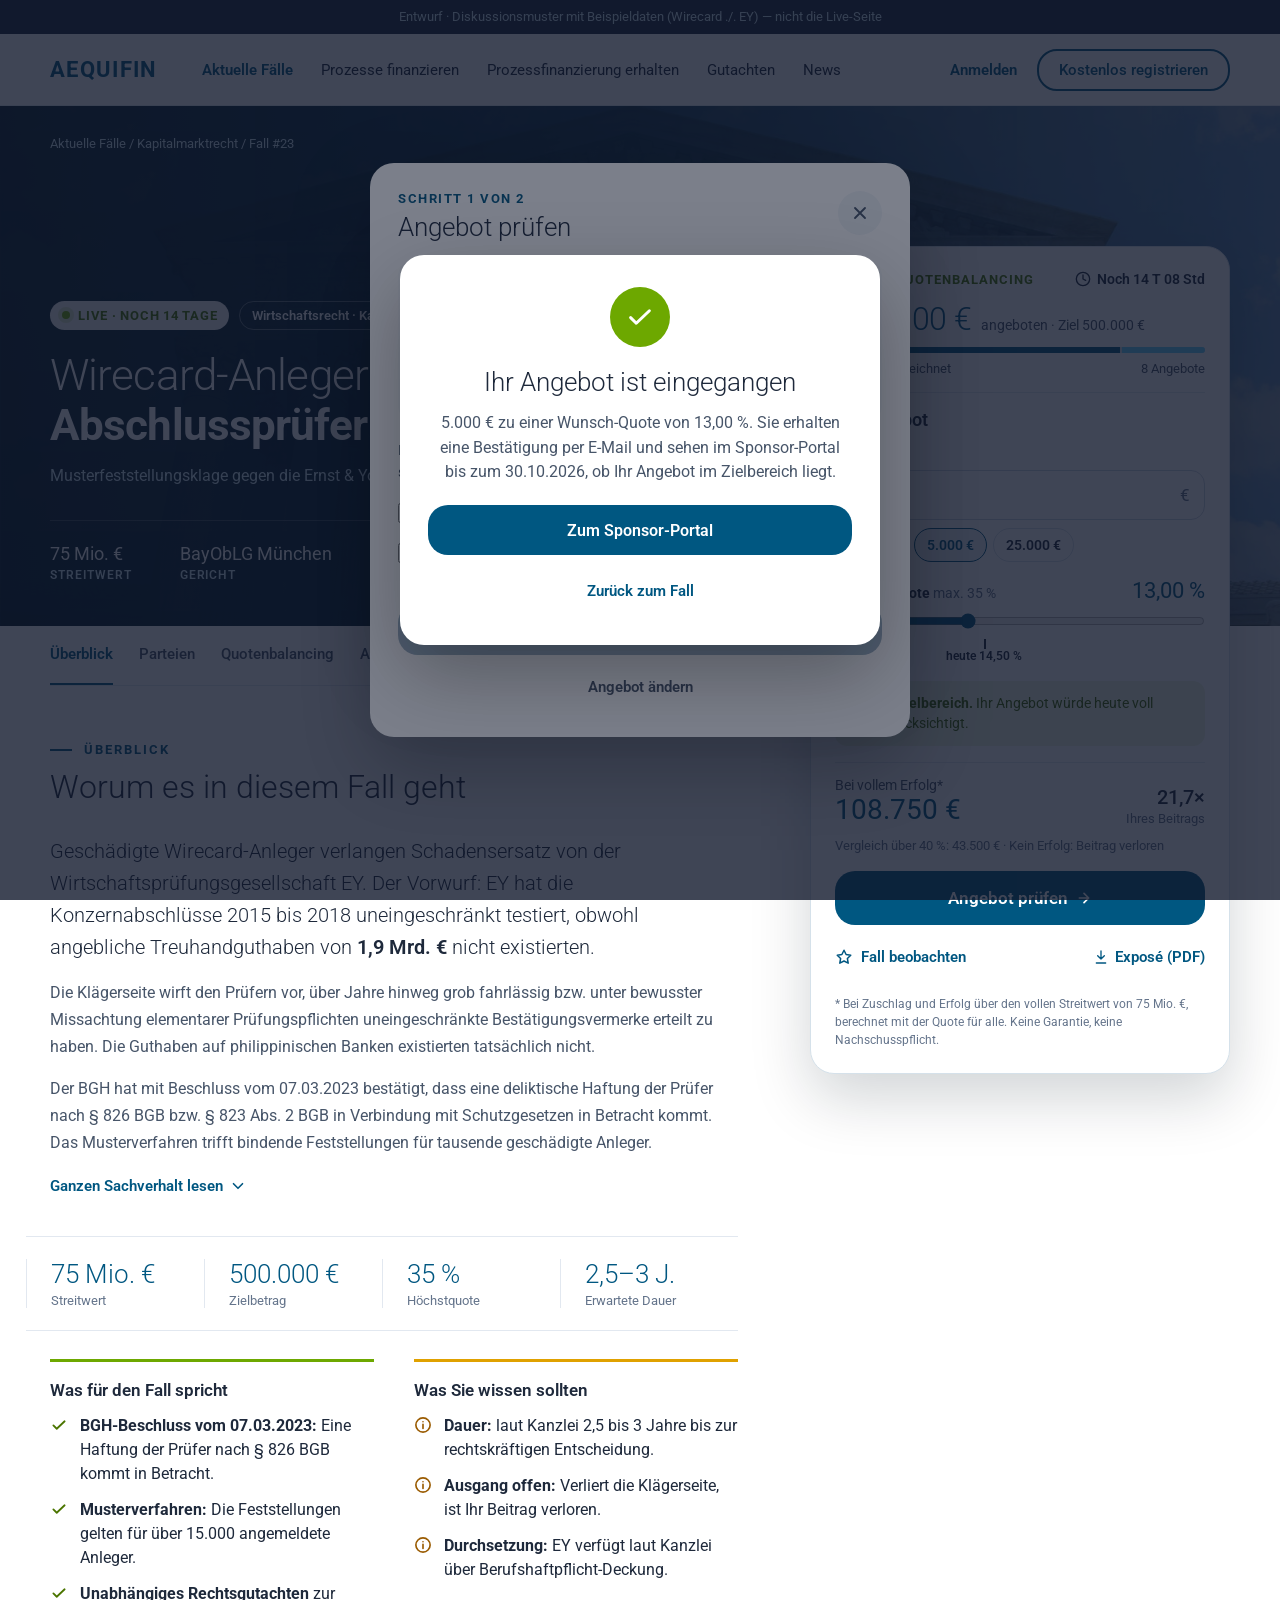
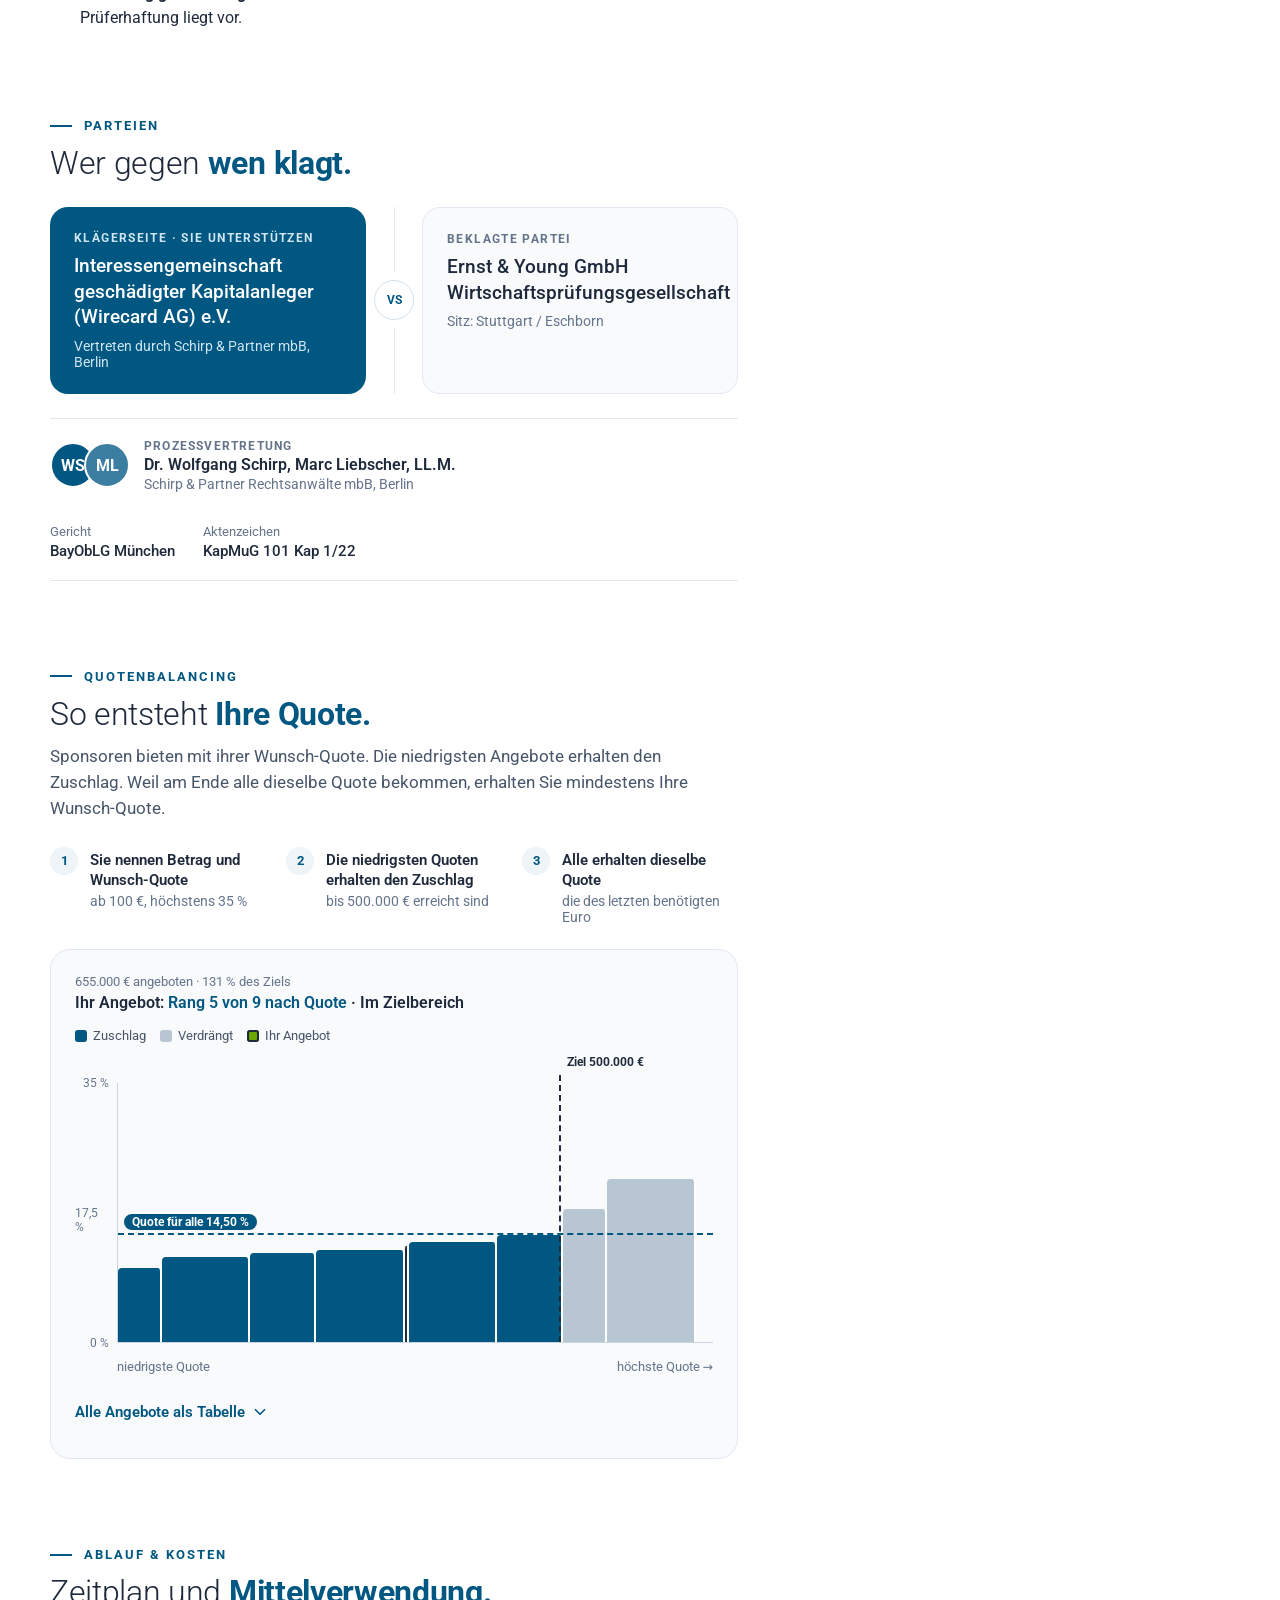
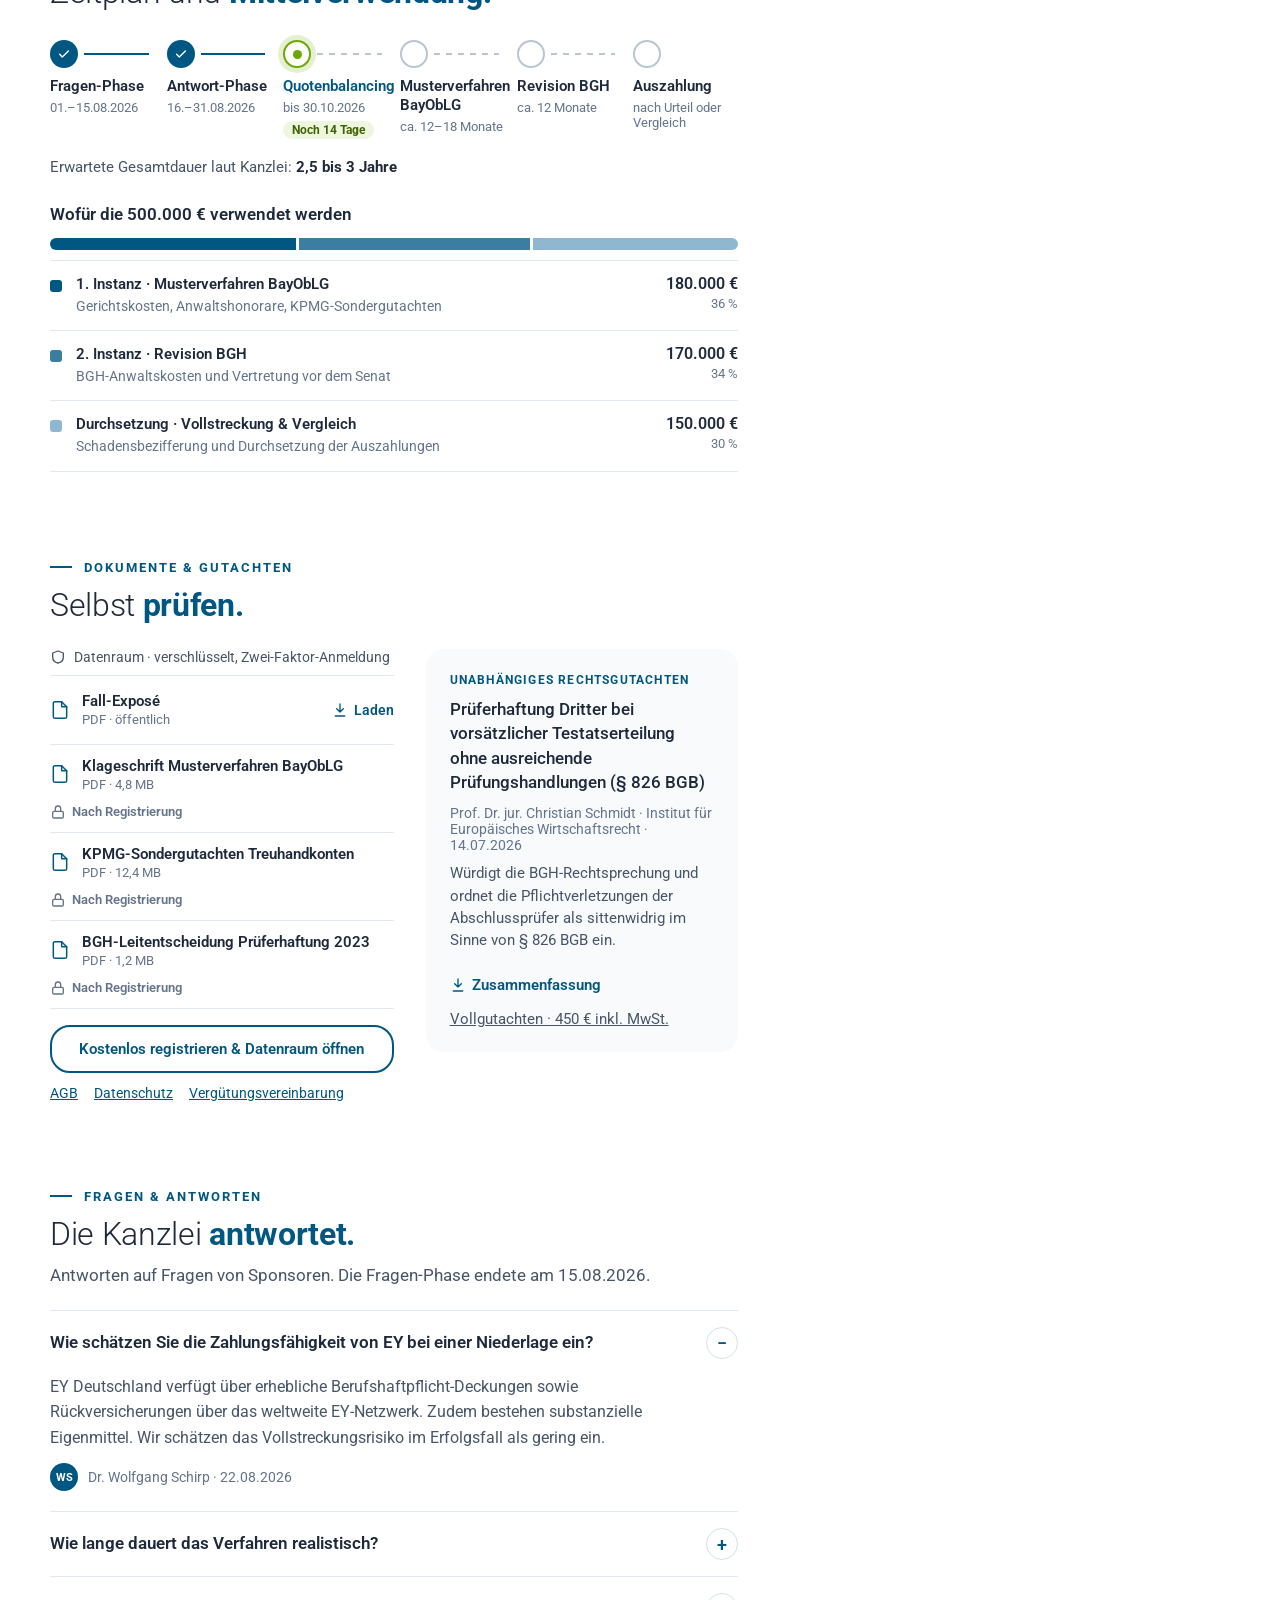
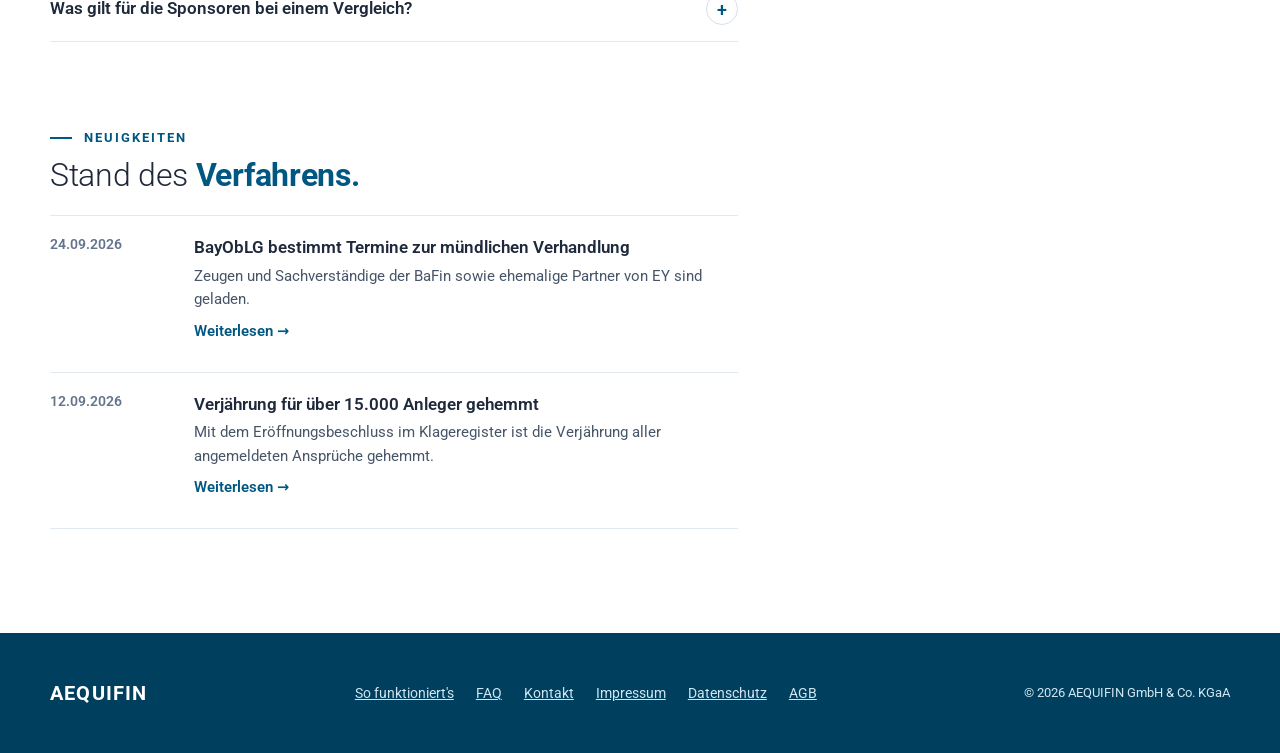
<file: fallseite-v2-sample.html>
<!doctype html>
<html lang="de">
<head>
<meta charset="utf-8">
<meta name="viewport" content="width=device-width, initial-scale=1">
<title>AEQUIFIN — Fallseite v2 (Diskussionsmuster)</title>
<link rel="preconnect" href="https://fonts.googleapis.com">
<link rel="preconnect" href="https://fonts.gstatic.com" crossorigin>
<link rel="stylesheet" href="https://fonts.googleapis.com/css2?family=Roboto:wght@300;400;500;600;700&display=swap">
<style>
  :root {
    --c-primary: #005781;
    --c-primary-hover: #003F5E;
    --c-text-dark: #1E293B;
    --c-text-body: #475569;
    --c-text-muted: #64748B;
    --c-border: #D5E1EA;
    --c-border-light: #E2E8F0;
    --c-green: #6DA800;
    --c-green-dark: #4B7500;
    --c-amber: #9A5B00;
  }
  * { box-sizing: border-box; }
  body { margin: 0; font-family: Roboto, system-ui, sans-serif; color: var(--c-text-dark); background: #fff; }
  a { color: var(--c-primary); }
  a:hover { color: var(--c-primary-hover); }
  input[type=range] { accent-color: var(--c-primary); }
  input:focus-visible, button:focus-visible, a:focus-visible { outline: 2px solid var(--c-primary); outline-offset: 2px; }
  button { cursor: pointer; }
  table { border-collapse: collapse; width: 100%; }

  /* Draft-sample banner — not part of the design, just so this can't be mistaken for the live page. */
  .draft-banner {
    background: #1E293B; color: #CFE6F2; font-size: 13px; text-align: center;
    padding: 8px 16px; line-height: 1.4;
  }

  .page { max-width: 1440px; margin: 0 auto; display: flex; flex-direction: column; overflow-x: clip; }

  @media (max-width: 1100px) {
    .layout-grid { grid-template-columns: minmax(0, 1fr) !important; }
    .offer-aside { position: static !important; margin-top: 0 !important; }
  }
</style>
</head>
<body>

<div class="draft-banner">Entwurf · Diskussionsmuster mit Beispieldaten (Wirecard ./. EY) — nicht die Live-Seite</div>

<div class="page">

<header style="position: sticky; top: 0; z-index: 30; height: 72px; flex-shrink: 0; display: flex; align-items: center; justify-content: space-between; padding: 0 50px; background: #fff; border-bottom: 1px solid #E2E8F0">
  <div style="display: flex; align-items: center; gap: 44px">
    <span style="font-size: 22px; font-weight: 700; letter-spacing: .06em; color: #005781">AEQUIFIN</span>
    <nav aria-label="Hauptnavigation" style="display: flex; gap: 28px">
      <a href="#" style="text-decoration: none; font-size: 15px; font-weight: 600; color: #005781">Aktuelle Fälle</a>
      <a href="#" style="text-decoration: none; font-size: 15px; font-weight: 400; color: #1E293B">Prozesse finanzieren</a>
      <a href="#" style="text-decoration: none; font-size: 15px; font-weight: 400; color: #1E293B">Prozessfinanzierung erhalten</a>
      <a href="#" style="text-decoration: none; font-size: 15px; font-weight: 400; color: #1E293B">Gutachten</a>
      <a href="#" style="text-decoration: none; font-size: 15px; font-weight: 400; color: #1E293B">News</a>
    </nav>
  </div>
  <div style="display: flex; align-items: center; gap: 20px">
    <a href="#" style="font-size: 15px; font-weight: 600; text-decoration: none">Anmelden</a>
    <a href="#" style="padding: 10px 20px; border: 2px solid #005781; border-radius: 20px; font-size: 15px; font-weight: 500; text-decoration: none">Kostenlos registrieren</a>
  </div>
</header>

<section aria-labelledby="case-title" style="position: relative; height: 520px; flex-shrink: 0; overflow: hidden">
  <img src="assets/case-hero.jpg" alt="" style="position: absolute; inset: 0; width: 100%; height: 100%; object-fit: cover; object-position: center 28%">
  <div aria-hidden="true" style="position: absolute; inset: 0; background: linear-gradient(90deg, rgba(0,22,34,.95) 0%, rgba(0,36,56,.86) 50%, rgba(0,40,62,.45) 100%)"></div>
  <div style="position: relative; height: 100%; box-sizing: border-box; max-width: 1340px; margin: 0 auto; padding: 30px 50px 44px; display: flex; flex-direction: column">
    <p style="margin: 0; font-size: 13px; color: #CFE6F2"><a href="#" style="color: #CFE6F2; text-decoration: none">Aktuelle Fälle</a> / Kapitalmarktrecht / Fall #23</p>
    <div style="margin-top: auto; max-width: 800px">
      <div style="display: flex; gap: 10px; flex-wrap: wrap">
        <span style="display: inline-flex; align-items: center; gap: 8px; padding: 6px 12px; border-radius: 999px; background: rgba(255,255,255,.95); font-size: 12.5px; font-weight: 700; letter-spacing: .06em; text-transform: uppercase; color: #4B7500"><span aria-hidden="true" style="width: 8px; height: 8px; border-radius: 50%; background: #6DA800; box-shadow: 0 0 0 4px rgba(109,168,0,.18); flex-shrink: 0"></span>Live · noch 14 Tage</span>
        <span style="display: inline-flex; align-items: center; padding: 6px 12px; border-radius: 999px; border: 1px solid rgba(255,255,255,.35); font-size: 12.5px; font-weight: 600; color: #fff">Wirtschaftsrecht · Kapitalmarktrecht</span>
      </div>
      <h1 id="case-title" style="margin: 20px 0 0; font-size: 44px; line-height: 1.14; font-weight: 300; letter-spacing: -.02em; color: #fff">Wirecard-Anleger gegen EY: <strong style="font-weight: 700">Haftung der Abschlussprüfer</strong></h1>
      <p style="margin: 14px 0 0; font-size: 16px; line-height: 1.5; color: #CFE6F2">Musterfeststellungsklage gegen die Ernst &amp; Young GmbH Wirtschaftsprüfungsgesellschaft (Wirecard AG)</p>
    </div>
    <dl style="margin: 32px 0 0; padding-top: 22px; border-top: 1px solid rgba(255,255,255,.2); display: flex; gap: 48px; max-width: 800px; flex-wrap: wrap">
      <div style="display: flex; flex-direction: column-reverse; gap: 4px"><dt style="font-size: 12px; font-weight: 600; letter-spacing: .08em; text-transform: uppercase; color: #CFE6F2">Streitwert</dt><dd style="margin: 0; font-size: 18px; font-weight: 400; color: #fff">75 Mio. €</dd></div>
      <div style="display: flex; flex-direction: column-reverse; gap: 4px"><dt style="font-size: 12px; font-weight: 600; letter-spacing: .08em; text-transform: uppercase; color: #CFE6F2">Gericht</dt><dd style="margin: 0; font-size: 18px; font-weight: 400; color: #fff">BayObLG München</dd></div>
      <div style="display: flex; flex-direction: column-reverse; gap: 4px"><dt style="font-size: 12px; font-weight: 600; letter-spacing: .08em; text-transform: uppercase; color: #CFE6F2">Aktenzeichen</dt><dd style="margin: 0; font-size: 18px; font-weight: 400; color: #fff">KapMuG 101 Kap 1/22</dd></div>
      <div style="display: flex; flex-direction: column-reverse; gap: 4px"><dt style="font-size: 12px; font-weight: 600; letter-spacing: .08em; text-transform: uppercase; color: #CFE6F2">Im Register</dt><dd style="margin: 0; font-size: 18px; font-weight: 400; color: #fff">15.000+ Anleger</dd></div>
    </dl>
  </div>
</section>

<div class="layout-grid" style="max-width: 1340px; width: 100%; box-sizing: border-box; margin: 0 auto; padding: 0 50px; display: grid; grid-template-columns: minmax(0, 1fr) 420px; gap: 72px">
<div style="display: flex; flex-direction: column">

<nav aria-label="Abschnitte" style="position: sticky; top: 72px; z-index: 20; height: 60px; display: flex; gap: 26px; align-items: stretch; background: rgba(255,255,255,.97); border-bottom: 1px solid #E2E8F0; overflow-x: auto">
  <a href="#ueberblick" aria-current="true" style="display: flex; align-items: center; gap: 8px; text-decoration: none; font-size: 14.5px; font-weight: 600; color: #005781; border-bottom: 3px solid #005781; margin-bottom: -1px; white-space: nowrap">Überblick</a>
  <a href="#parteien" style="display: flex; align-items: center; gap: 8px; text-decoration: none; font-size: 14.5px; font-weight: 500; color: #475569; border-bottom: 3px solid transparent; margin-bottom: -1px; white-space: nowrap">Parteien</a>
  <a href="#quotenbalancing" style="display: flex; align-items: center; gap: 8px; text-decoration: none; font-size: 14.5px; font-weight: 500; color: #475569; border-bottom: 3px solid transparent; margin-bottom: -1px; white-space: nowrap">Quotenbalancing</a>
  <a href="#ablauf" style="display: flex; align-items: center; gap: 8px; text-decoration: none; font-size: 14.5px; font-weight: 500; color: #475569; border-bottom: 3px solid transparent; margin-bottom: -1px; white-space: nowrap">Ablauf &amp; Kosten</a>
  <a href="#dokumente" style="display: flex; align-items: center; gap: 8px; text-decoration: none; font-size: 14.5px; font-weight: 500; color: #475569; border-bottom: 3px solid transparent; margin-bottom: -1px; white-space: nowrap">Dokumente<span style="padding: 1px 7px; border-radius: 999px; background: #EEF4F8; color: #475569; font-size: 12px; font-weight: 700">4</span></a>
  <a href="#fragen" style="display: flex; align-items: center; gap: 8px; text-decoration: none; font-size: 14.5px; font-weight: 500; color: #475569; border-bottom: 3px solid transparent; margin-bottom: -1px; white-space: nowrap">Fragen<span style="padding: 1px 7px; border-radius: 999px; background: #EEF4F8; color: #475569; font-size: 12px; font-weight: 700">3</span></a>
  <a href="#neuigkeiten" style="display: flex; align-items: center; gap: 8px; text-decoration: none; font-size: 14.5px; font-weight: 500; color: #475569; border-bottom: 3px solid transparent; margin-bottom: -1px; white-space: nowrap">Neuigkeiten<span style="padding: 1px 7px; border-radius: 999px; background: #EEF4F8; color: #475569; font-size: 12px; font-weight: 700">2</span></a>
</nav>

<div style="display: flex; flex-direction: column; gap: 88px; padding: 56px 0 104px">

<section id="ueberblick" aria-labelledby="h-ov" style="display: flex; flex-direction: column; gap: 28px">
  <div><p style="margin: 0; display: flex; align-items: center; gap: 12px; font-size: 12.5px; font-weight: 700; letter-spacing: .16em; text-transform: uppercase; color: #005781"><span aria-hidden="true" style="width: 22px; height: 2px; background: #005781"></span>Überblick</p><h2 id="h-ov" style="margin: 12px 0 0; font-size: 32px; line-height: 1.18; font-weight: 300">Worum es in diesem Fall geht</h2></div>
  <div>
    <p style="margin: 0; font-size: 20px; line-height: 1.6; font-weight: 300; color: #1E293B">Geschädigte Wirecard-Anleger verlangen Schadensersatz von der Wirtschaftsprüfungsgesellschaft EY. Der Vorwurf: EY hat die Konzernabschlüsse 2015 bis 2018 uneingeschränkt testiert, obwohl angebliche Treuhandguthaben von <strong style="font-weight: 600">1,9 Mrd. €</strong> nicht existierten.</p>
    <div id="facts-body" hidden style="margin-top: 16px; display: flex; flex-direction: column; gap: 14px; font-size: 16px; line-height: 1.7; color: #475569">
      <p style="margin: 0">Die Klägerseite wirft den Prüfern vor, über Jahre hinweg grob fahrlässig bzw. unter bewusster Missachtung elementarer Prüfungspflichten uneingeschränkte Bestätigungsvermerke erteilt zu haben. Die Guthaben auf philippinischen Banken existierten tatsächlich nicht.</p>
      <p style="margin: 0">Der BGH hat mit Beschluss vom 07.03.2023 bestätigt, dass eine deliktische Haftung der Prüfer nach § 826 BGB bzw. § 823 Abs. 2 BGB in Verbindung mit Schutzgesetzen in Betracht kommt. Das Musterverfahren trifft bindende Feststellungen für tausende geschädigte Anleger.</p>
    </div>
    <button type="button" id="facts-toggle" aria-expanded="false" aria-controls="facts-body" style="margin-top: 8px; min-height: 44px; padding: 0; border: 0; background: none; display: flex; align-items: center; gap: 6px; font-family: inherit; font-size: 15px; font-weight: 600; color: #005781">
      <span id="facts-label">Ganzen Sachverhalt lesen</span>
      <svg id="facts-chevron" aria-hidden="true" width="18" height="18" viewBox="0 0 24 24" fill="none" stroke="currentColor" stroke-width="2.2" stroke-linecap="round" stroke-linejoin="round" style="flex-shrink: 0; transition: transform .15s ease"><path d="M6 9l6 6 6-6"></path></svg>
    </button>
  </div>
  <dl style="margin: 0; display: grid; grid-template-columns: repeat(4, minmax(0, 1fr)); padding: 22px 0; margin-left: -24px; border-top: 1px solid #E2E8F0; border-bottom: 1px solid #E2E8F0">
    <div style="display: flex; flex-direction: column-reverse; gap: 4px; padding: 0 24px; border-left: 1px solid #E2E8F0"><dt style="font-size: 13px; color: #64748B">Streitwert</dt><dd style="margin: 0; font-size: 26px; font-weight: 300; color: #005781">75 Mio. €</dd></div>
    <div style="display: flex; flex-direction: column-reverse; gap: 4px; padding: 0 24px; border-left: 1px solid #E2E8F0"><dt style="font-size: 13px; color: #64748B">Zielbetrag</dt><dd style="margin: 0; font-size: 26px; font-weight: 300; color: #005781">500.000 €</dd></div>
    <div style="display: flex; flex-direction: column-reverse; gap: 4px; padding: 0 24px; border-left: 1px solid #E2E8F0"><dt style="font-size: 13px; color: #64748B">Höchstquote</dt><dd style="margin: 0; font-size: 26px; font-weight: 300; color: #005781">35 %</dd></div>
    <div style="display: flex; flex-direction: column-reverse; gap: 4px; padding: 0 24px; border-left: 1px solid #E2E8F0"><dt style="font-size: 13px; color: #64748B">Erwartete Dauer</dt><dd style="margin: 0; font-size: 26px; font-weight: 300; color: #005781">2,5–3 J.</dd></div>
  </dl>
  <div style="display: grid; grid-template-columns: repeat(2, minmax(0, 1fr)); gap: 40px">
    <div style="padding-top: 18px; border-top: 3px solid #6DA800"><h3 style="margin: 0 0 14px; font-size: 17px; font-weight: 600">Was für den Fall spricht</h3><ul style="margin: 0; padding: 0; list-style: none; display: flex; flex-direction: column; gap: 12px">
      <li style="display: flex; gap: 12px; font-size: 15.5px; line-height: 1.55"><svg aria-hidden="true" width="18" height="18" viewBox="0 0 24 24" fill="none" stroke="#4B7500" stroke-width="2.4" stroke-linecap="round" stroke-linejoin="round" style="flex-shrink: 0; margin-top: 2px"><path d="M4.5 12.5l4.5 4.5L19.5 7"></path></svg><span><strong>BGH-Beschluss vom 07.03.2023:</strong> Eine Haftung der Prüfer nach § 826 BGB kommt in Betracht.</span></li>
      <li style="display: flex; gap: 12px; font-size: 15.5px; line-height: 1.55"><svg aria-hidden="true" width="18" height="18" viewBox="0 0 24 24" fill="none" stroke="#4B7500" stroke-width="2.4" stroke-linecap="round" stroke-linejoin="round" style="flex-shrink: 0; margin-top: 2px"><path d="M4.5 12.5l4.5 4.5L19.5 7"></path></svg><span><strong>Musterverfahren:</strong> Die Feststellungen gelten für über 15.000 angemeldete Anleger.</span></li>
      <li style="display: flex; gap: 12px; font-size: 15.5px; line-height: 1.55"><svg aria-hidden="true" width="18" height="18" viewBox="0 0 24 24" fill="none" stroke="#4B7500" stroke-width="2.4" stroke-linecap="round" stroke-linejoin="round" style="flex-shrink: 0; margin-top: 2px"><path d="M4.5 12.5l4.5 4.5L19.5 7"></path></svg><span><strong>Unabhängiges Rechtsgutachten</strong> zur Prüferhaftung liegt vor.</span></li>
    </ul></div>
    <div style="padding-top: 18px; border-top: 3px solid #E0A100"><h3 style="margin: 0 0 14px; font-size: 17px; font-weight: 600">Was Sie wissen sollten</h3><ul style="margin: 0; padding: 0; list-style: none; display: flex; flex-direction: column; gap: 12px">
      <li style="display: flex; gap: 12px; font-size: 15.5px; line-height: 1.55"><svg aria-hidden="true" width="18" height="18" viewBox="0 0 24 24" fill="none" stroke="#9A5B00" stroke-width="2.2" stroke-linecap="round" style="flex-shrink: 0; margin-top: 2px"><circle cx="12" cy="12" r="9.5"></circle><path d="M12 11v5.5M12 7.6v.1"></path></svg><span><strong>Dauer:</strong> laut Kanzlei 2,5 bis 3 Jahre bis zur rechtskräftigen Entscheidung.</span></li>
      <li style="display: flex; gap: 12px; font-size: 15.5px; line-height: 1.55"><svg aria-hidden="true" width="18" height="18" viewBox="0 0 24 24" fill="none" stroke="#9A5B00" stroke-width="2.2" stroke-linecap="round" style="flex-shrink: 0; margin-top: 2px"><circle cx="12" cy="12" r="9.5"></circle><path d="M12 11v5.5M12 7.6v.1"></path></svg><span><strong>Ausgang offen:</strong> Verliert die Klägerseite, ist Ihr Beitrag verloren.</span></li>
      <li style="display: flex; gap: 12px; font-size: 15.5px; line-height: 1.55"><svg aria-hidden="true" width="18" height="18" viewBox="0 0 24 24" fill="none" stroke="#9A5B00" stroke-width="2.2" stroke-linecap="round" style="flex-shrink: 0; margin-top: 2px"><circle cx="12" cy="12" r="9.5"></circle><path d="M12 11v5.5M12 7.6v.1"></path></svg><span><strong>Durchsetzung:</strong> EY verfügt laut Kanzlei über Berufshaftpflicht-Deckung.</span></li>
    </ul></div>
  </div>
</section>

<section id="parteien" aria-labelledby="h-pa" style="display: flex; flex-direction: column; gap: 24px">
  <div><p style="margin: 0; display: flex; align-items: center; gap: 12px; font-size: 12.5px; font-weight: 700; letter-spacing: .16em; text-transform: uppercase; color: #005781"><span aria-hidden="true" style="width: 22px; height: 2px; background: #005781"></span>Parteien</p><h2 id="h-pa" style="margin: 12px 0 0; font-size: 32px; line-height: 1.18; font-weight: 300; letter-spacing: -.01em">Wer gegen <strong style="font-weight: 700; color: #005781">wen klagt.</strong></h2></div>
  <div style="display: grid; grid-template-columns: minmax(0, 1fr) 56px minmax(0, 1fr); align-items: stretch">
    <div style="padding: 24px; border-radius: 18px; background: #005781; color: #fff">
      <p style="margin: 0; font-size: 11.5px; font-weight: 700; letter-spacing: .12em; text-transform: uppercase; color: #CFE6F2">Klägerseite · Sie unterstützen</p>
      <p style="margin: 8px 0 0; font-size: 19px; line-height: 1.35; font-weight: 500">Interessengemeinschaft geschädigter Kapitalanleger (Wirecard AG) e.V.</p>
      <p style="margin: 8px 0 0; font-size: 14px; color: #CFE6F2">Vertreten durch Schirp &amp; Partner mbB, Berlin</p>
    </div>
    <div aria-hidden="true" style="display: flex; flex-direction: column; align-items: center; justify-content: center; gap: 8px"><span style="flex-grow: 1; width: 1px; background: #E2E8F0"></span><span style="width: 40px; height: 40px; border-radius: 50%; border: 1.5px solid #D5E1EA; display: flex; align-items: center; justify-content: center; font-size: 12px; font-weight: 700; color: #005781">VS</span><span style="flex-grow: 1; width: 1px; background: #E2E8F0"></span></div>
    <div style="padding: 24px; border-radius: 18px; background: #F8FAFC; border: 1px solid #E2E8F0">
      <p style="margin: 0; font-size: 11.5px; font-weight: 700; letter-spacing: .12em; text-transform: uppercase; color: #64748B">Beklagte Partei</p>
      <p style="margin: 8px 0 0; font-size: 19px; line-height: 1.35; font-weight: 500">Ernst &amp; Young GmbH Wirtschaftsprüfungsgesellschaft</p>
      <p style="margin: 8px 0 0; font-size: 14px; color: #64748B">Sitz: Stuttgart / Eschborn</p>
    </div>
  </div>
  <div style="display: flex; align-items: center; gap: 32px; padding: 20px 0; border-top: 1px solid #E2E8F0; border-bottom: 1px solid #E2E8F0; flex-wrap: wrap">
    <div style="display: flex; align-items: center; gap: 14px; flex-grow: 1">
      <div aria-hidden="true" style="display: flex"><span style="width: 46px; height: 46px; border-radius: 50%; background: #005781; color: #fff; display: flex; align-items: center; justify-content: center; font-weight: 700; border: 2px solid #fff">WS</span><span style="width: 46px; height: 46px; margin-left: -12px; border-radius: 50%; background: #3B7EA1; color: #fff; display: flex; align-items: center; justify-content: center; font-weight: 700; border: 2px solid #fff">ML</span></div>
      <div><p style="margin: 0; font-size: 12px; font-weight: 700; letter-spacing: .1em; text-transform: uppercase; color: #64748B">Prozessvertretung</p><p style="margin: 3px 0 0; font-size: 15.5px; font-weight: 600">Dr. Wolfgang Schirp, Marc Liebscher, LL.M.</p><p style="margin: 2px 0 0; font-size: 14px; color: #64748B">Schirp &amp; Partner Rechtsanwälte mbB, Berlin</p></div>
    </div>
    <dl style="margin: 0; display: flex; gap: 28px">
      <div><dt style="font-size: 12.5px; color: #64748B">Gericht</dt><dd style="margin: 3px 0 0; font-size: 15px; font-weight: 500">BayObLG München</dd></div>
      <div><dt style="font-size: 12.5px; color: #64748B">Aktenzeichen</dt><dd style="margin: 3px 0 0; font-size: 15px; font-weight: 500">KapMuG 101 Kap 1/22</dd></div>
    </dl>
  </div>
</section>

<section id="quotenbalancing" aria-labelledby="h-qb" style="display: flex; flex-direction: column; gap: 24px">
  <div><p style="margin: 0; display: flex; align-items: center; gap: 12px; font-size: 12.5px; font-weight: 700; letter-spacing: .16em; text-transform: uppercase; color: #005781"><span aria-hidden="true" style="width: 22px; height: 2px; background: #005781"></span>Quotenbalancing</p><h2 id="h-qb" style="margin: 12px 0 0; font-size: 32px; line-height: 1.18; font-weight: 300; letter-spacing: -.01em">So entsteht <strong style="font-weight: 700; color: #005781">Ihre Quote.</strong></h2><p style="margin: 10px 0 0; font-size: 16.5px; line-height: 1.6; color: #475569; max-width: 640px">Sponsoren bieten mit ihrer Wunsch-Quote. Die niedrigsten Angebote erhalten den Zuschlag. Weil am Ende alle dieselbe Quote bekommen, erhalten Sie mindestens Ihre Wunsch-Quote.</p></div>
  <ol style="margin: 0; padding: 0; list-style: none; display: grid; grid-template-columns: repeat(3, minmax(0, 1fr)); gap: 20px">
    <li style="display: flex; gap: 12px; align-items: flex-start"><span aria-hidden="true" style="width: 28px; height: 28px; flex-shrink: 0; border-radius: 50%; background: #EEF4F8; color: #005781; display: flex; align-items: center; justify-content: center; font-size: 13px; font-weight: 700">1</span><div><p style="margin: 3px 0 0; font-size: 15px; font-weight: 600; line-height: 1.35">Sie nennen Betrag und Wunsch-Quote</p><p style="margin: 3px 0 0; font-size: 14px; color: #64748B">ab 100 €, höchstens 35 %</p></div></li>
    <li style="display: flex; gap: 12px; align-items: flex-start"><span aria-hidden="true" style="width: 28px; height: 28px; flex-shrink: 0; border-radius: 50%; background: #EEF4F8; color: #005781; display: flex; align-items: center; justify-content: center; font-size: 13px; font-weight: 700">2</span><div><p style="margin: 3px 0 0; font-size: 15px; font-weight: 600; line-height: 1.35">Die niedrigsten Quoten erhalten den Zuschlag</p><p style="margin: 3px 0 0; font-size: 14px; color: #64748B">bis 500.000 € erreicht sind</p></div></li>
    <li style="display: flex; gap: 12px; align-items: flex-start"><span aria-hidden="true" style="width: 28px; height: 28px; flex-shrink: 0; border-radius: 50%; background: #EEF4F8; color: #005781; display: flex; align-items: center; justify-content: center; font-size: 13px; font-weight: 700">3</span><div><p style="margin: 3px 0 0; font-size: 15px; font-weight: 600; line-height: 1.35">Alle erhalten dieselbe Quote</p><p style="margin: 3px 0 0; font-size: 14px; color: #64748B">die des letzten benötigten Euro</p></div></li>
  </ol>
  <div style="padding: 24px; border-radius: 20px; background: #F8FAFC; border: 1px solid #E2E8F0; display: flex; flex-direction: column; gap: 16px">
    <div style="display: flex; justify-content: space-between; align-items: flex-end; gap: 16px; flex-wrap: wrap">
      <div><p id="qb-total-line" style="margin: 0; font-size: 13px; color: #64748B">655.000 € angeboten · 131 % des Ziels</p><p style="margin: 4px 0 0; font-size: 16px; font-weight: 600">Ihr Angebot: <span id="qb-rank" style="color: #005781">Rang 5 von 9 nach Quote</span> · <span id="qb-status-title">Im Zielbereich</span></p></div>
      <ul style="margin: 0; padding: 0; list-style: none; display: flex; flex-wrap: wrap; gap: 6px 14px; font-size: 13px; color: #475569">
        <li style="display: flex; align-items: center; gap: 6px"><span aria-hidden="true" style="width: 12px; height: 12px; border-radius: 3px; background: #005781"></span>Zuschlag</li>
        <li style="display: flex; align-items: center; gap: 6px"><span aria-hidden="true" style="width: 12px; height: 12px; border-radius: 3px; background: #B8C6D3"></span>Verdrängt</li>
        <li style="display: flex; align-items: center; gap: 6px"><span aria-hidden="true" style="width: 12px; height: 12px; border-radius: 3px; background: #6DA800; box-shadow: 0 0 0 2px #1E293B inset"></span>Ihr Angebot</li>
      </ul>
    </div>
    <div style="display: flex; gap: 8px; padding-top: 24px">
      <div aria-hidden="true" style="width: 34px; height: 260px; flex-shrink: 0; position: relative; font-size: 11.5px; color: #64748B"><span style="position: absolute; top: -7px; right: 0">35 %</span><span style="position: absolute; top: calc(50% - 7px); right: 0">17,5 %</span><span style="position: absolute; bottom: -7px; right: 0">0 %</span></div>
      <div id="qb-chart" role="img" aria-label="Angebote nach Quote sortiert. Der Zielbetrag wird bei 14,50 % erreicht." style="flex-grow: 1; position: relative; height: 260px; border-left: 1px solid #CBD5E1; border-bottom: 1px solid #CBD5E1">
        <!-- bars rendered by renderChart() -->
      </div>
    </div>
    <p style="margin: 0 0 0 42px; display: flex; justify-content: space-between; font-size: 12.5px; color: #64748B"><span>niedrigste Quote</span><span>höchste Quote →</span></p>
    <button type="button" id="table-toggle" aria-expanded="false" aria-controls="qb-table-wrap" style="align-self: flex-start; min-height: 44px; padding: 0; border: 0; background: none; display: flex; align-items: center; gap: 6px; font-family: inherit; font-size: 15px; font-weight: 600; color: #005781">
      <span id="table-label">Alle Angebote als Tabelle</span>
      <svg aria-hidden="true" width="18" height="18" viewBox="0 0 24 24" fill="none" stroke="currentColor" stroke-width="2.2" stroke-linecap="round" stroke-linejoin="round" style="flex-shrink: 0"><path d="M6 9l6 6 6-6"></path></svg>
    </button>
    <div id="qb-table-wrap" hidden style="border-radius: 12px; overflow: hidden; background: #fff; border: 1px solid #E2E8F0">
      <table aria-label="Alle Angebote">
        <thead>
          <tr style="font-size: 12px; font-weight: 700; letter-spacing: .06em; text-transform: uppercase; color: #64748B">
            <th scope="col" style="text-align: left; padding: 10px 14px">Quote</th>
            <th scope="col" style="text-align: left; padding: 10px 14px">Betrag</th>
            <th scope="col" style="text-align: left; padding: 10px 14px">Datum</th>
            <th scope="col" style="text-align: left; padding: 10px 14px">Status</th>
          </tr>
        </thead>
        <tbody id="qb-table-body" style="font-size: 14px"></tbody>
      </table>
    </div>
  </div>
</section>

<section id="ablauf" aria-labelledby="h-pl" style="display: flex; flex-direction: column; gap: 28px">
  <div><p style="margin: 0; display: flex; align-items: center; gap: 12px; font-size: 12.5px; font-weight: 700; letter-spacing: .16em; text-transform: uppercase; color: #005781"><span aria-hidden="true" style="width: 22px; height: 2px; background: #005781"></span>Ablauf &amp; Kosten</p><h2 id="h-pl" style="margin: 12px 0 0; font-size: 32px; line-height: 1.18; font-weight: 300; letter-spacing: -.01em">Zeitplan und <strong style="font-weight: 700; color: #005781">Mittelverwendung.</strong></h2></div>
  <ol style="margin: 0; padding: 0; list-style: none; display: grid; grid-template-columns: repeat(6, minmax(0, 1fr)); gap: 12px">
    <li style="position: relative; display: flex; flex-direction: column; gap: 10px"><span aria-hidden="true" style="position: absolute; left: 34px; right: 6px; top: 13px; height: 2px; background: #005781"></span><span aria-hidden="true" style="width: 28px; height: 28px; flex-shrink: 0; border-radius: 50%; background: #005781; display: flex; align-items: center; justify-content: center"><svg width="14" height="14" viewBox="0 0 24 24" fill="none" stroke="#fff" stroke-width="2.4" stroke-linecap="round" stroke-linejoin="round"><path d="M4.5 12.5l4.5 4.5L19.5 7"></path></svg></span><div><p style="margin: 0; font-size: 14.5px; font-weight: 600; line-height: 1.3; color: #1E293B">Fragen-Phase</p><p style="margin: 3px 0 0; font-size: 13px; color: #64748B">01.–15.08.2026</p></div></li>
    <li style="position: relative; display: flex; flex-direction: column; gap: 10px"><span aria-hidden="true" style="position: absolute; left: 34px; right: 6px; top: 13px; height: 2px; background: #005781"></span><span aria-hidden="true" style="width: 28px; height: 28px; flex-shrink: 0; border-radius: 50%; background: #005781; display: flex; align-items: center; justify-content: center"><svg width="14" height="14" viewBox="0 0 24 24" fill="none" stroke="#fff" stroke-width="2.4" stroke-linecap="round" stroke-linejoin="round"><path d="M4.5 12.5l4.5 4.5L19.5 7"></path></svg></span><div><p style="margin: 0; font-size: 14.5px; font-weight: 600; line-height: 1.3; color: #1E293B">Antwort-Phase</p><p style="margin: 3px 0 0; font-size: 13px; color: #64748B">16.–31.08.2026</p></div></li>
    <li style="position: relative; display: flex; flex-direction: column; gap: 10px"><span aria-hidden="true" style="position: absolute; left: 34px; right: 6px; top: 13px; height: 2px; background: repeating-linear-gradient(90deg, #B8C6D3 0 6px, transparent 6px 12px)"></span><span aria-hidden="true" style="width: 28px; height: 28px; flex-shrink: 0; box-sizing: border-box; border-radius: 50%; background: #fff; border: 2px solid #6DA800; box-shadow: 0 0 0 5px rgba(109,168,0,.18); display: flex; align-items: center; justify-content: center"><span style="width: 9px; height: 9px; border-radius: 50%; background: #6DA800"></span></span><div><p style="margin: 0; font-size: 14.5px; font-weight: 600; line-height: 1.3; color: #005781">Quotenbalancing</p><p style="margin: 3px 0 0; font-size: 13px; color: #64748B">bis 30.10.2026</p><span style="display: inline-flex; margin-top: 6px; padding: 2px 9px; border-radius: 999px; background: #EEF6DF; color: #3F6300; font-size: 12px; font-weight: 700">Noch 14 Tage</span></div></li>
    <li style="position: relative; display: flex; flex-direction: column; gap: 10px"><span aria-hidden="true" style="position: absolute; left: 34px; right: 6px; top: 13px; height: 2px; background: repeating-linear-gradient(90deg, #B8C6D3 0 6px, transparent 6px 12px)"></span><span aria-hidden="true" style="width: 28px; height: 28px; flex-shrink: 0; box-sizing: border-box; border-radius: 50%; background: #fff; border: 2px solid #B8C6D3"></span><div><p style="margin: 0; font-size: 14.5px; font-weight: 600; line-height: 1.3; color: #1E293B">Musterverfahren BayObLG</p><p style="margin: 3px 0 0; font-size: 13px; color: #64748B">ca. 12–18 Monate</p></div></li>
    <li style="position: relative; display: flex; flex-direction: column; gap: 10px"><span aria-hidden="true" style="position: absolute; left: 34px; right: 6px; top: 13px; height: 2px; background: repeating-linear-gradient(90deg, #B8C6D3 0 6px, transparent 6px 12px)"></span><span aria-hidden="true" style="width: 28px; height: 28px; flex-shrink: 0; box-sizing: border-box; border-radius: 50%; background: #fff; border: 2px solid #B8C6D3"></span><div><p style="margin: 0; font-size: 14.5px; font-weight: 600; line-height: 1.3; color: #1E293B">Revision BGH</p><p style="margin: 3px 0 0; font-size: 13px; color: #64748B">ca. 12 Monate</p></div></li>
    <li style="position: relative; display: flex; flex-direction: column; gap: 10px"><span aria-hidden="true" style="width: 28px; height: 28px; flex-shrink: 0; box-sizing: border-box; border-radius: 50%; background: #fff; border: 2px solid #B8C6D3"></span><div><p style="margin: 0; font-size: 14.5px; font-weight: 600; line-height: 1.3; color: #1E293B">Auszahlung</p><p style="margin: 3px 0 0; font-size: 13px; color: #64748B">nach Urteil oder Vergleich</p></div></li>
  </ol>
  <p style="margin: -8px 0 0; font-size: 14.5px; color: #475569">Erwartete Gesamtdauer laut Kanzlei: <strong style="color: #1E293B">2,5 bis 3 Jahre</strong></p>
  <div>
    <div style="display: flex; justify-content: space-between; align-items: baseline"><h3 style="margin: 0; font-size: 17px; font-weight: 600">Wofür die 500.000 € verwendet werden</h3></div>
    <div role="img" aria-label="36 % erste Instanz, 34 % BGH, 30 % Durchsetzung" style="margin: 14px 0 4px; height: 12px; display: flex; gap: 3px; border-radius: 999px; overflow: hidden"><span style="width: 36%; background: #005781"></span><span style="width: 34%; background: #3B7EA1"></span><span style="width: 30%; background: #8FB8D0"></span></div>
    <ul style="margin: 10px 0 0; padding: 0; list-style: none; border-bottom: 1px solid #E2E8F0">
      <li style="display: flex; gap: 14px; align-items: flex-start; padding: 14px 0; border-top: 1px solid #E2E8F0"><span aria-hidden="true" style="width: 12px; height: 12px; margin-top: 5px; flex-shrink: 0; border-radius: 3px; background: #005781"></span><div style="flex-grow: 1; min-width: 0"><p style="margin: 0; font-size: 15px; font-weight: 600">1. Instanz · Musterverfahren BayObLG</p><p style="margin: 3px 0 0; font-size: 14px; line-height: 1.45; color: #64748B">Gerichtskosten, Anwaltshonorare, KPMG-Sondergutachten</p></div><p style="margin: 0; flex-shrink: 0; text-align: right"><span style="display: block; font-size: 15.5px; font-weight: 600">180.000 €</span><span style="font-size: 13px; color: #64748B">36 %</span></p></li>
      <li style="display: flex; gap: 14px; align-items: flex-start; padding: 14px 0; border-top: 1px solid #E2E8F0"><span aria-hidden="true" style="width: 12px; height: 12px; margin-top: 5px; flex-shrink: 0; border-radius: 3px; background: #3B7EA1"></span><div style="flex-grow: 1; min-width: 0"><p style="margin: 0; font-size: 15px; font-weight: 600">2. Instanz · Revision BGH</p><p style="margin: 3px 0 0; font-size: 14px; line-height: 1.45; color: #64748B">BGH-Anwaltskosten und Vertretung vor dem Senat</p></div><p style="margin: 0; flex-shrink: 0; text-align: right"><span style="display: block; font-size: 15.5px; font-weight: 600">170.000 €</span><span style="font-size: 13px; color: #64748B">34 %</span></p></li>
      <li style="display: flex; gap: 14px; align-items: flex-start; padding: 14px 0; border-top: 1px solid #E2E8F0"><span aria-hidden="true" style="width: 12px; height: 12px; margin-top: 5px; flex-shrink: 0; border-radius: 3px; background: #8FB8D0"></span><div style="flex-grow: 1; min-width: 0"><p style="margin: 0; font-size: 15px; font-weight: 600">Durchsetzung · Vollstreckung &amp; Vergleich</p><p style="margin: 3px 0 0; font-size: 14px; line-height: 1.45; color: #64748B">Schadensbezifferung und Durchsetzung der Auszahlungen</p></div><p style="margin: 0; flex-shrink: 0; text-align: right"><span style="display: block; font-size: 15.5px; font-weight: 600">150.000 €</span><span style="font-size: 13px; color: #64748B">30 %</span></p></li>
    </ul>
  </div>
</section>

<section id="dokumente" aria-labelledby="h-do" style="display: flex; flex-direction: column; gap: 24px">
  <div><p style="margin: 0; display: flex; align-items: center; gap: 12px; font-size: 12.5px; font-weight: 700; letter-spacing: .16em; text-transform: uppercase; color: #005781"><span aria-hidden="true" style="width: 22px; height: 2px; background: #005781"></span>Dokumente &amp; Gutachten</p><h2 id="h-do" style="margin: 12px 0 0; font-size: 32px; line-height: 1.18; font-weight: 300; letter-spacing: -.01em">Selbst <strong style="font-weight: 700; color: #005781">prüfen.</strong></h2></div>
  <div style="display: grid; grid-template-columns: minmax(0, 1.1fr) minmax(0, 1fr); gap: 32px; align-items: start">
    <div>
      <p style="margin: 0 0 10px; display: flex; align-items: center; gap: 8px; font-size: 14px; color: #475569"><svg aria-hidden="true" width="16" height="16" viewBox="0 0 24 24" fill="none" stroke="currentColor" stroke-width="2" stroke-linecap="round" stroke-linejoin="round"><path d="M12 3l8 3v6c0 4.5-3.4 8.2-8 9-4.6-.8-8-4.5-8-9V6z"></path></svg>Datenraum · verschlüsselt, Zwei-Faktor-Anmeldung</p>
      <ul style="margin: 0; padding: 0; list-style: none; border-bottom: 1px solid #E2E8F0">
        <li style="display: flex; align-items: center; gap: 12px; padding: 12px 0; border-top: 1px solid #E2E8F0; flex-wrap: wrap"><span aria-hidden="true" style="color: #005781; display: flex"><svg width="20" height="20" viewBox="0 0 24 24" fill="none" stroke="currentColor" stroke-width="1.8" stroke-linecap="round" stroke-linejoin="round"><path d="M14 2H6a2 2 0 0 0-2 2v16a2 2 0 0 0 2 2h12a2 2 0 0 0 2-2V8z"></path><path d="M14 2v6h6"></path></svg></span><div style="flex-grow: 1; min-width: 0"><p style="margin: 0; font-size: 15px; font-weight: 600">Fall-Exposé</p><p style="margin: 2px 0 0; font-size: 13px; color: #64748B">PDF · öffentlich</p></div><a href="#" style="display: inline-flex; align-items: center; gap: 6px; min-height: 44px; font-size: 14px; font-weight: 600; text-decoration: none"><svg aria-hidden="true" width="16" height="16" viewBox="0 0 24 24" fill="none" stroke="currentColor" stroke-width="2" stroke-linecap="round" stroke-linejoin="round"><path d="M12 3v12M7 10l5 5 5-5M5 21h14"></path></svg>Laden</a></li>
        <li style="display: flex; align-items: center; gap: 12px; padding: 12px 0; border-top: 1px solid #E2E8F0; flex-wrap: wrap"><span aria-hidden="true" style="color: #005781; display: flex"><svg width="20" height="20" viewBox="0 0 24 24" fill="none" stroke="currentColor" stroke-width="1.8" stroke-linecap="round" stroke-linejoin="round"><path d="M14 2H6a2 2 0 0 0-2 2v16a2 2 0 0 0 2 2h12a2 2 0 0 0 2-2V8z"></path><path d="M14 2v6h6"></path></svg></span><div style="flex-grow: 1; min-width: 0"><p style="margin: 0; font-size: 15px; font-weight: 600">Klageschrift Musterverfahren BayObLG</p><p style="margin: 2px 0 0; font-size: 13px; color: #64748B">PDF · 4,8 MB</p></div><span style="display: inline-flex; align-items: center; gap: 6px; font-size: 13px; font-weight: 600; color: #64748B"><svg aria-hidden="true" width="16" height="16" viewBox="0 0 24 24" fill="none" stroke="currentColor" stroke-width="2" stroke-linecap="round" stroke-linejoin="round"><rect x="4" y="11" width="16" height="10" rx="2"></rect><path d="M8 11V7a4 4 0 0 1 8 0v4"></path></svg>Nach Registrierung</span></li>
        <li style="display: flex; align-items: center; gap: 12px; padding: 12px 0; border-top: 1px solid #E2E8F0; flex-wrap: wrap"><span aria-hidden="true" style="color: #005781; display: flex"><svg width="20" height="20" viewBox="0 0 24 24" fill="none" stroke="currentColor" stroke-width="1.8" stroke-linecap="round" stroke-linejoin="round"><path d="M14 2H6a2 2 0 0 0-2 2v16a2 2 0 0 0 2 2h12a2 2 0 0 0 2-2V8z"></path><path d="M14 2v6h6"></path></svg></span><div style="flex-grow: 1; min-width: 0"><p style="margin: 0; font-size: 15px; font-weight: 600">KPMG-Sondergutachten Treuhandkonten</p><p style="margin: 2px 0 0; font-size: 13px; color: #64748B">PDF · 12,4 MB</p></div><span style="display: inline-flex; align-items: center; gap: 6px; font-size: 13px; font-weight: 600; color: #64748B"><svg aria-hidden="true" width="16" height="16" viewBox="0 0 24 24" fill="none" stroke="currentColor" stroke-width="2" stroke-linecap="round" stroke-linejoin="round"><rect x="4" y="11" width="16" height="10" rx="2"></rect><path d="M8 11V7a4 4 0 0 1 8 0v4"></path></svg>Nach Registrierung</span></li>
        <li style="display: flex; align-items: center; gap: 12px; padding: 12px 0; border-top: 1px solid #E2E8F0; flex-wrap: wrap"><span aria-hidden="true" style="color: #005781; display: flex"><svg width="20" height="20" viewBox="0 0 24 24" fill="none" stroke="currentColor" stroke-width="1.8" stroke-linecap="round" stroke-linejoin="round"><path d="M14 2H6a2 2 0 0 0-2 2v16a2 2 0 0 0 2 2h12a2 2 0 0 0 2-2V8z"></path><path d="M14 2v6h6"></path></svg></span><div style="flex-grow: 1; min-width: 0"><p style="margin: 0; font-size: 15px; font-weight: 600">BGH-Leitentscheidung Prüferhaftung 2023</p><p style="margin: 2px 0 0; font-size: 13px; color: #64748B">PDF · 1,2 MB</p></div><span style="display: inline-flex; align-items: center; gap: 6px; font-size: 13px; font-weight: 600; color: #64748B"><svg aria-hidden="true" width="16" height="16" viewBox="0 0 24 24" fill="none" stroke="currentColor" stroke-width="2" stroke-linecap="round" stroke-linejoin="round"><rect x="4" y="11" width="16" height="10" rx="2"></rect><path d="M8 11V7a4 4 0 0 1 8 0v4"></path></svg>Nach Registrierung</span></li>
      </ul>
      <a href="#" style="margin-top: 16px; height: 48px; border-radius: 20px; border: 2px solid #005781; display: flex; align-items: center; justify-content: center; font-size: 15px; font-weight: 600; text-decoration: none">Kostenlos registrieren &amp; Datenraum öffnen</a>
      <p style="margin: 12px 0 0; display: flex; flex-wrap: wrap; gap: 4px 16px; font-size: 13.5px"><a href="#">AGB</a><a href="#">Datenschutz</a><a href="#">Vergütungsvereinbarung</a></p>
    </div>
    <div style="padding: 24px; border-radius: 18px; background: #F8FAFC; display: flex; flex-direction: column; gap: 10px">
      <p style="margin: 0; font-size: 12px; font-weight: 700; letter-spacing: .1em; text-transform: uppercase; color: #005781">Unabhängiges Rechtsgutachten</p>
      <p style="margin: 0; font-size: 17px; line-height: 1.45; font-weight: 500">Prüferhaftung Dritter bei vorsätzlicher Testatserteilung ohne ausreichende Prüfungshandlungen (§ 826 BGB)</p>
      <p style="margin: 0; font-size: 14px; color: #64748B">Prof. Dr. jur. Christian Schmidt · Institut für Europäisches Wirtschaftsrecht · 14.07.2026</p>
      <p style="margin: 0; font-size: 14.5px; line-height: 1.55; color: #475569">Würdigt die BGH-Rechtsprechung und ordnet die Pflichtverletzungen der Abschlussprüfer als sittenwidrig im Sinne von § 826 BGB ein.</p>
      <div style="display: flex; flex-wrap: wrap; gap: 4px 18px; align-items: center"><a href="#" style="display: inline-flex; align-items: center; gap: 6px; min-height: 44px; font-size: 15px; font-weight: 600; text-decoration: none"><svg aria-hidden="true" width="16" height="16" viewBox="0 0 24 24" fill="none" stroke="currentColor" stroke-width="2" stroke-linecap="round" stroke-linejoin="round"><path d="M12 3v12M7 10l5 5 5-5M5 21h14"></path></svg>Zusammenfassung</a><a href="#" style="font-size: 14.5px; color: #475569">Vollgutachten · 450 € inkl. MwSt.</a></div>
    </div>
  </div>
</section>

<section id="fragen" aria-labelledby="h-qa" style="display: flex; flex-direction: column; gap: 20px">
  <div><p style="margin: 0; display: flex; align-items: center; gap: 12px; font-size: 12.5px; font-weight: 700; letter-spacing: .16em; text-transform: uppercase; color: #005781"><span aria-hidden="true" style="width: 22px; height: 2px; background: #005781"></span>Fragen &amp; Antworten</p><h2 id="h-qa" style="margin: 12px 0 0; font-size: 32px; line-height: 1.18; font-weight: 300; letter-spacing: -.01em">Die Kanzlei <strong style="font-weight: 700; color: #005781">antwortet.</strong></h2><p style="margin: 10px 0 0; font-size: 16.5px; line-height: 1.6; color: #475569; max-width: 640px">Antworten auf Fragen von Sponsoren. Die Fragen-Phase endete am 15.08.2026.</p></div>
  <ul id="faq-list" style="margin: 0; padding: 0; list-style: none; border-bottom: 1px solid #E2E8F0"></ul>
</section>

<section id="neuigkeiten" aria-labelledby="h-ne" style="display: flex; flex-direction: column; gap: 20px">
  <div><p style="margin: 0; display: flex; align-items: center; gap: 12px; font-size: 12.5px; font-weight: 700; letter-spacing: .16em; text-transform: uppercase; color: #005781"><span aria-hidden="true" style="width: 22px; height: 2px; background: #005781"></span>Neuigkeiten</p><h2 id="h-ne" style="margin: 12px 0 0; font-size: 32px; line-height: 1.18; font-weight: 300; letter-spacing: -.01em">Stand des <strong style="font-weight: 700; color: #005781">Verfahrens.</strong></h2></div>
  <ul style="margin: 0; padding: 0; list-style: none; border-bottom: 1px solid #E2E8F0">
    <li style="display: grid; grid-template-columns: 120px 1fr; gap: 6px 24px; padding: 20px 0; border-top: 1px solid #E2E8F0"><p style="margin: 0; font-size: 13.5px; font-weight: 600; color: #64748B">24.09.2026</p><div><h3 style="margin: 0; font-size: 17px; line-height: 1.35; font-weight: 600">BayObLG bestimmt Termine zur mündlichen Verhandlung</h3><p style="margin: 6px 0 0; font-size: 15px; line-height: 1.55; color: #475569">Zeugen und Sachverständige der BaFin sowie ehemalige Partner von EY sind geladen.</p><a href="#" style="display: inline-flex; min-height: 40px; align-items: center; font-size: 14.5px; font-weight: 600; text-decoration: none">Weiterlesen →</a></div></li>
    <li style="display: grid; grid-template-columns: 120px 1fr; gap: 6px 24px; padding: 20px 0; border-top: 1px solid #E2E8F0"><p style="margin: 0; font-size: 13.5px; font-weight: 600; color: #64748B">12.09.2026</p><div><h3 style="margin: 0; font-size: 17px; line-height: 1.35; font-weight: 600">Verjährung für über 15.000 Anleger gehemmt</h3><p style="margin: 6px 0 0; font-size: 15px; line-height: 1.55; color: #475569">Mit dem Eröffnungsbeschluss im Klageregister ist die Verjährung aller angemeldeten Ansprüche gehemmt.</p><a href="#" style="display: inline-flex; min-height: 40px; align-items: center; font-size: 14.5px; font-weight: 600; text-decoration: none">Weiterlesen →</a></div></li>
  </ul>
</section>

</div>
</div>

<aside class="offer-aside" aria-labelledby="rail-t" style="margin-top: -380px; position: relative; z-index: 25">
<div style="position: sticky; top: 92px; display: flex; flex-direction: column; gap: 12px">
<div style="padding: 24px; border-radius: 24px; background: #fff; border: 1px solid #D5E1EA; box-shadow: 0 24px 60px rgba(0,20,32,.18); display: flex; flex-direction: column; gap: 16px">
  <div style="display: flex; justify-content: space-between; align-items: center; gap: 8px; flex-wrap: wrap">
    <span style="display: inline-flex; align-items: center; gap: 8px; font-size: 12.5px; font-weight: 700; letter-spacing: .08em; text-transform: uppercase; color: #4B7500"><span aria-hidden="true" style="width: 8px; height: 8px; border-radius: 50%; background: #6DA800; box-shadow: 0 0 0 4px rgba(109,168,0,.18); flex-shrink: 0"></span>Live · Quotenbalancing</span>
    <span style="display: inline-flex; align-items: center; gap: 6px; font-size: 13.5px; font-weight: 600; color: #1E293B"><svg aria-hidden="true" width="16" height="16" viewBox="0 0 24 24" fill="none" stroke="currentColor" stroke-width="2" stroke-linecap="round" stroke-linejoin="round"><circle cx="12" cy="12" r="10"></circle><path d="M12 6v6l4 2"></path></svg>Noch 14 T 08 Std</span>
  </div>
  <div>
    <p style="margin: 0; display: flex; align-items: baseline; flex-wrap: wrap; gap: 2px 10px"><span style="font-size: 32px; line-height: 1; font-weight: 300; letter-spacing: -.02em; color: #005781">650.000 €</span><span style="font-size: 14px; color: #475569">angeboten · Ziel 500.000 €</span></p>
    <div role="progressbar" aria-valuenow="100" aria-valuemin="0" aria-valuemax="100" aria-valuetext="130 % des Zielbetrags angeboten" style="margin-top: 12px; display: flex; gap: 2px; height: 6px; border-radius: 999px; background: #D5E1EA; overflow: hidden"><span style="width: 77%; background: #005781"></span><span style="flex-grow: 1; background: #66D0FF"></span></div>
    <p style="margin: 8px 0 0; display: flex; justify-content: space-between; font-size: 13px; color: #475569"><span><strong style="color: #1E293B">130 %</strong> · überzeichnet</span><span>8 Angebote</span></p>
  </div>
  <div style="height: 1px; background: #E2E8F0"></div>
  <h2 id="rail-t" style="margin: 0; font-size: 18px; font-weight: 600">Ihr Angebot</h2>
  <div style="display: flex; flex-direction: column; gap: 16px">
    <div style="display: flex; flex-direction: column; gap: 8px">
      <label for="amtd" style="font-size: 13.5px; font-weight: 700">Betrag</label>
      <div style="display: flex; align-items: center; gap: 8px; height: 50px; padding: 0 14px; border-radius: 14px; border: 1.5px solid #CBD5E1; background: #fff">
        <input id="amtd" type="text" inputmode="numeric" autocomplete="off" value="5.000" style="flex-grow: 1; min-width: 0; border: 0; outline: none; background: transparent; font-family: inherit; font-size: 19px; font-weight: 500; color: #1E293B">
        <span style="font-size: 17px; color: #64748B">€</span>
      </div>
      <div style="display: flex; gap: 6px; flex-wrap: wrap">
        <button type="button" data-amount="1000" style="height: 34px; padding: 0 12px; border-radius: 999px; font-family: inherit; font-size: 13.5px; font-weight: 600; border: 1.5px solid #D5E1EA; background: #fff; color: #1E293B">1.000 €</button>
        <button type="button" data-amount="5000" aria-pressed="true" style="height: 34px; padding: 0 12px; border-radius: 999px; font-family: inherit; font-size: 13.5px; font-weight: 600; border: 1.5px solid #005781; background: #EEF4F8; color: #005781">5.000 €</button>
        <button type="button" data-amount="25000" style="height: 34px; padding: 0 12px; border-radius: 999px; font-family: inherit; font-size: 13.5px; font-weight: 600; border: 1.5px solid #D5E1EA; background: #fff; color: #1E293B">25.000 €</button>
      </div>
    </div>
    <div style="display: flex; flex-direction: column; gap: 6px">
      <div style="display: flex; justify-content: space-between; align-items: baseline"><label for="qd" style="font-size: 13.5px; font-weight: 700">Wunsch-Quote <span style="font-weight: 400; color: #64748B">max. 35 %</span></label><span id="quota-readout" style="font-size: 22px; font-weight: 400; color: #005781">13,00 %</span></div>
      <input id="qd" type="range" min="1" max="35" step="0.5" value="13" aria-valuetext="13,00 %" style="width: 100%; height: 24px; margin: 0">
      <div aria-hidden="true" style="position: relative; height: 26px; margin: 0 8px"><span style="position: absolute; top: 0; left: 39.71%; width: 2px; height: 10px; background: #1E293B"></span><span style="position: absolute; top: 10px; left: 39.71%; transform: translateX(-50%); font-size: 11.5px; font-weight: 600; color: #1E293B; white-space: nowrap">heute 14,50 %</span></div>
    </div>
    <div id="status-box" role="status" style="display: flex; gap: 10px; align-items: flex-start; padding: 12px 14px; border-radius: 12px; background: #EEF6DF; color: #3F6300">
      <svg id="status-icon" aria-hidden="true" width="18" height="18" viewBox="0 0 24 24" fill="none" stroke="#3F6300" stroke-width="2.4" stroke-linecap="round" stroke-linejoin="round" style="flex-shrink: 0; margin-top: 2px"><path d="M4.5 12.5l4.5 4.5L19.5 7"></path></svg>
      <p id="status-text" style="margin: 0; font-size: 14px; line-height: 1.45"><strong>Im Zielbereich.</strong> Ihr Angebot würde heute voll berücksichtigt.</p>
    </div>
    <div style="display: flex; justify-content: space-between; align-items: flex-end; gap: 12px; padding-top: 14px; border-top: 1px solid #E2E8F0">
      <div><p style="margin: 0; font-size: 13.5px; color: #475569">Bei vollem Erfolg*</p><p id="pay-full" style="margin: 2px 0 0; font-size: 28px; line-height: 1.1; font-weight: 400; color: #005781">108.750 €</p></div>
      <div style="text-align: right"><p id="pay-mult" style="margin: 0; font-size: 20px; font-weight: 500; color: #1E293B">21,7×</p><p style="margin: 2px 0 0; font-size: 12.5px; color: #64748B">Ihres Beitrags</p></div>
    </div>
    <p style="margin: -6px 0 0; font-size: 13px; line-height: 1.5; color: #64748B">Vergleich über 40 %: <span id="pay-settle">43.500 €</span> · Kein Erfolg: Beitrag verloren</p>
  </div>
  <button type="button" id="open-review" style="height: 54px; border: 0; border-radius: 20px; background: #005781; color: #fff; font-family: inherit; font-size: 16.5px; font-weight: 600; display: flex; align-items: center; justify-content: center; gap: 8px">Angebot prüfen<svg aria-hidden="true" width="16" height="16" viewBox="0 0 24 24" fill="none" stroke="currentColor" stroke-width="2.5" stroke-linecap="round" stroke-linejoin="round"><path d="M5 12h14M12 5l7 7-7 7"></path></svg></button>
  <div style="display: flex; justify-content: space-between; align-items: center; margin-top: -6px; flex-wrap: wrap; gap: 8px">
    <button type="button" id="watch-toggle" aria-pressed="false" style="min-height: 44px; padding: 0; border: 0; background: none; display: inline-flex; align-items: center; gap: 8px; font-family: inherit; font-size: 14.5px; font-weight: 600; color: #005781">
      <svg id="watch-icon" aria-hidden="true" width="18" height="18" viewBox="0 0 24 24" fill="none" stroke="currentColor" stroke-width="2" stroke-linejoin="round"><path d="M12 3l2.8 5.7 6.2.9-4.5 4.4 1.1 6.2L12 17.3 6.4 20.2l1.1-6.2L3 9.6l6.2-.9z"></path></svg>
      <span id="watch-label">Fall beobachten</span>
    </button>
    <a href="#" style="min-height: 44px; display: inline-flex; align-items: center; gap: 6px; font-size: 14.5px; font-weight: 600; text-decoration: none"><svg aria-hidden="true" width="16" height="16" viewBox="0 0 24 24" fill="none" stroke="currentColor" stroke-width="2" stroke-linecap="round" stroke-linejoin="round"><path d="M12 3v12M7 10l5 5 5-5M5 21h14"></path></svg>Exposé (PDF)</a>
  </div>
  <p style="margin: 0; font-size: 12px; line-height: 1.5; color: #64748B">* Bei Zuschlag und Erfolg über den vollen Streitwert von 75 Mio. €, berechnet mit der Quote für alle. Keine Garantie, keine Nachschusspflicht.</p>
</div>
</div>
</aside>

</div>
<div style="flex-grow: 1"></div>
<footer style="background: #003F5E; color: #CFE6F2; padding: 48px 50px">
  <div style="max-width: 1340px; margin: 0 auto; display: flex; justify-content: space-between; align-items: center; gap: 24px; flex-wrap: wrap">
    <span style="font-size: 20px; font-weight: 700; letter-spacing: .06em; color: #fff">AEQUIFIN</span>
    <nav aria-label="Fußzeile" style="display: flex; flex-wrap: wrap; gap: 8px 22px; font-size: 14px"><a href="#" style="color: #CFE6F2">So funktioniert's</a><a href="#" style="color: #CFE6F2">FAQ</a><a href="#" style="color: #CFE6F2">Kontakt</a><a href="#" style="color: #CFE6F2">Impressum</a><a href="#" style="color: #CFE6F2">Datenschutz</a><a href="#" style="color: #CFE6F2">AGB</a></nav>
    <span style="font-size: 13px">© 2026 AEQUIFIN GmbH &amp; Co. KGaA</span>
  </div>
</footer>
</div>

<div id="review-modal" hidden style="position: fixed; inset: 0; z-index: 50; background: rgba(15,23,42,.55); display: flex; align-items: center; justify-content: center; padding: 20px">
  <div role="dialog" aria-modal="true" aria-labelledby="rv-t" style="width: 100%; max-width: 540px; max-height: 92vh; overflow: auto; box-sizing: border-box; padding: 28px; border-radius: 24px; background: #fff; box-shadow: 0 30px 80px rgba(0,0,0,.3); display: flex; flex-direction: column; gap: 18px">
    <div style="display: flex; justify-content: space-between; align-items: flex-start; gap: 12px"><div><p style="margin: 0; font-size: 12.5px; font-weight: 700; letter-spacing: .12em; text-transform: uppercase; color: #005781">Schritt 1 von 2</p><h2 id="rv-t" style="margin: 6px 0 0; font-size: 26px; font-weight: 300">Angebot prüfen</h2></div><button type="button" id="close-review" aria-label="Schließen" style="width: 44px; height: 44px; border: 0; border-radius: 50%; background: #F1F5F9; color: #475569; display: flex; align-items: center; justify-content: center"><svg aria-hidden="true" width="20" height="20" viewBox="0 0 24 24" fill="none" stroke="currentColor" stroke-width="2.2" stroke-linecap="round"><path d="M6 6l12 12M18 6L6 18"></path></svg></button></div>
    <dl style="margin: 0; padding: 16px 18px; border-radius: 16px; background: #F8FAFC; display: grid; grid-template-columns: auto 1fr; gap: 10px 16px; font-size: 15px">
      <dt style="color: #64748B">Fall</dt><dd style="margin: 0; text-align: right; font-weight: 500">Wirecard ./. EY · #23</dd>
      <dt style="color: #64748B">Betrag</dt><dd id="rv-amount" style="margin: 0; text-align: right; font-weight: 600">5.000 €</dd>
      <dt style="color: #64748B">Wunsch-Quote</dt><dd id="rv-quota" style="margin: 0; text-align: right; font-weight: 600">13,00 %</dd>
      <dt style="color: #64748B">Stand heute</dt><dd id="rv-status" style="margin: 0; text-align: right; font-weight: 600">Im Zielbereich</dd>
      <dt style="color: #64748B">Bei vollem Erfolg*</dt><dd id="rv-payfull" style="margin: 0; text-align: right; font-weight: 600; color: #005781">108.750 €</dd>
    </dl>
    <p style="margin: 0; font-size: 14px; line-height: 1.55; color: #475569">Ihr Angebot ist verbindlich. Ob es berücksichtigt wird und mit welcher Quote, steht am Ende des Quotenbalancing am <strong>30.10.2026</strong> fest.</p>
    <label style="display: flex; gap: 12px; align-items: flex-start; font-size: 14.5px; line-height: 1.5; color: #1E293B"><input type="checkbox" id="c1" style="width: 20px; height: 20px; margin: 2px 0 0; flex-shrink: 0; accent-color: #005781"><span>Ich akzeptiere die <a href="#">Vergütungsvereinbarung</a> und die <a href="#">AGB</a>.</span></label>
    <label style="display: flex; gap: 12px; align-items: flex-start; font-size: 14.5px; line-height: 1.5; color: #1E293B"><input type="checkbox" id="c2" style="width: 20px; height: 20px; margin: 2px 0 0; flex-shrink: 0; accent-color: #005781"><span>Mir ist bewusst: Sponsoring ist keine Kapitalanlage. Verliert die Klägerseite, ist mein Beitrag verloren. <a href="#">Risikohinweise</a></span></label>
    <button type="button" id="send-offer" disabled style="height: 52px; border: 0; border-radius: 20px; font-family: inherit; font-size: 16px; font-weight: 600; color: #fff; background: #9FB4C4">Angebot verbindlich abgeben</button>
    <button type="button" id="change-offer" style="min-height: 44px; margin-top: -8px; border: 0; background: none; font-family: inherit; font-size: 15px; font-weight: 600; color: #475569">Angebot ändern</button>
  </div>
</div>

<div id="sent-modal" hidden style="position: fixed; inset: 0; z-index: 50; background: rgba(15,23,42,.55); display: flex; align-items: center; justify-content: center; padding: 20px">
  <div role="dialog" aria-modal="true" aria-labelledby="ok-t" style="width: 100%; max-width: 480px; box-sizing: border-box; padding: 32px 28px; border-radius: 24px; background: #fff; box-shadow: 0 30px 80px rgba(0,0,0,.3); display: flex; flex-direction: column; align-items: center; text-align: center; gap: 14px">
    <span aria-hidden="true" style="width: 60px; height: 60px; border-radius: 50%; background: #6DA800; display: flex; align-items: center; justify-content: center"><svg width="30" height="30" viewBox="0 0 24 24" fill="none" stroke="#fff" stroke-width="2.4" stroke-linecap="round" stroke-linejoin="round"><path d="M4.5 12.5l4.5 4.5L19.5 7"></path></svg></span>
    <h2 id="ok-t" style="margin: 6px 0 0; font-size: 26px; font-weight: 300">Ihr Angebot ist eingegangen</h2>
    <p id="sent-text" style="margin: 0; font-size: 15.5px; line-height: 1.6; color: #475569">5.000 € zu einer Wunsch-Quote von 13,00 %. Sie erhalten eine Bestätigung per E-Mail und sehen im Sponsor-Portal bis zum 30.10.2026, ob Ihr Angebot im Zielbereich liegt.</p>
    <a href="#" style="width: 100%; height: 50px; margin-top: 6px; border-radius: 20px; background: #005781; color: #fff; display: flex; align-items: center; justify-content: center; font-size: 16px; font-weight: 600; text-decoration: none">Zum Sponsor-Portal</a>
    <button type="button" id="close-sent" style="min-height: 44px; border: 0; background: none; font-family: inherit; font-size: 15px; font-weight: 600; color: #005781">Zurück zum Fall</button>
  </div>
</div>

<script>
(function () {
  'use strict';

  // ---- Sample data (hardcoded for discussion — matches the design's own placeholder bids) ----
  var BIDS = [
    { q: 10.0, a: 50000, d: '02.09.' },
    { q: 11.5, a: 100000, d: '05.09.' },
    { q: 12.0, a: 75000, d: '11.09.' },
    { q: 12.5, a: 100000, d: '14.09.' },
    { q: 13.5, a: 100000, d: '18.09.' },
    { q: 14.5, a: 75000, d: '24.09.' },
    { q: 18.0, a: 50000, d: '01.09.' },
    { q: 22.0, a: 100000, d: '01.09.' }
  ];
  var TARGET = 500000, CLAIM = 75000000, CAP = 35, MIN = 100, SETTLE = 0.4, BASE = 14.5;

  function eur(n) { return Math.round(n).toLocaleString('de-DE') + ' €'; }
  function pct(n) { return n.toLocaleString('de-DE', { minimumFractionDigits: 2, maximumFractionDigits: 2 }) + ' %'; }
  function mult(n) { return n.toLocaleString('de-DE', { minimumFractionDigits: 1, maximumFractionDigits: 1 }) + '×'; }

  function simulate(amount, quota) {
    var you = amount >= MIN ? [{ q: quota, a: amount, d: 'neu', you: true }] : [];
    var all = BIDS.map(function (b) { return Object.assign({}, b, { you: false }); }).concat(you)
      .sort(function (x, y) { return (x.q - y.q) || ((x.you ? 1 : 0) - (y.you ? 1 : 0)); });
    var cum = 0, clearing = null;
    var rows = all.map(function (b) {
      var start = cum; cum += b.a;
      var inAmt = Math.max(0, Math.min(b.a, TARGET - start));
      if (inAmt > 0 && start + b.a >= TARGET && clearing === null) clearing = b.q;
      return Object.assign({}, b, { start: start, inAmt: inAmt, isIn: inAmt > 0 });
    });
    if (clearing === null) {
      var ins = rows.filter(function (r) { return r.isIn; });
      clearing = ins.length ? Math.max.apply(null, ins.map(function (r) { return r.q; })) : BASE;
    }
    return { rows: rows, total: cum, clearing: clearing, me: rows.filter(function (r) { return r.you; })[0] };
  }

  function render() {
    var amount = parseInt(String(document.getElementById('amtd').value).replace(/\D/g, ''), 10) || 0;
    var quota = parseFloat(document.getElementById('qd').value);
    document.getElementById('quota-readout').textContent = pct(quota);

    var sim = simulate(amount, quota);
    var me = sim.me;
    var xMax = Math.max(sim.total, TARGET) * 1.03;

    var status = 'min', statusTitle = 'Mindestbetrag 100 €', statusText = 'Geben Sie mindestens 100 € ein.';
    if (me && me.isIn && me.inAmt === me.a) { status = 'in'; statusTitle = 'Im Zielbereich'; statusText = 'Ihr Angebot würde heute voll berücksichtigt.'; }
    else if (me && me.isIn) { status = 'part'; statusTitle = 'Teilweise im Zielbereich'; statusText = eur(me.inAmt) + ' würden heute berücksichtigt.'; }
    else if (me) { status = 'out'; statusTitle = 'Heute verdrängt'; statusText = 'Unter ' + pct(sim.clearing) + ' bieten, um dabei zu sein.'; }

    var STYLES = {
      in: { bg: '#EEF6DF', fg: '#3F6300' },
      part: { bg: '#FFF4DE', fg: '#7A4A00' },
      out: { bg: '#FFF4DE', fg: '#7A4A00' },
      min: { bg: '#F1F5F9', fg: '#475569' }
    };
    var s = STYLES[status];
    var box = document.getElementById('status-box');
    box.style.background = s.bg; box.style.color = s.fg;
    document.getElementById('status-text').innerHTML = '<strong>' + statusTitle + '.</strong> ' + statusText;
    var icon = document.getElementById('status-icon');
    icon.setAttribute('stroke', s.fg);
    icon.innerHTML = (status === 'in' || status === 'part')
      ? '<path d="M4.5 12.5l4.5 4.5L19.5 7"></path>'
      : '<circle cx="12" cy="12" r="9.5"></circle><path d="M12 11v5.5M12 7.6v.1"></path>';

    var counted = me ? me.inAmt : 0;
    var full = counted / TARGET * sim.clearing / 100 * CLAIM;
    var amt = Math.max(amount, 1);
    document.getElementById('pay-full').textContent = eur(full);
    document.getElementById('pay-mult').textContent = mult(full / amt);
    document.getElementById('pay-settle').textContent = eur(full * SETTLE);

    var rank = me ? sim.rows.indexOf(me) + 1 : 0;
    document.getElementById('qb-rank').textContent = me ? ('Rang ' + rank + ' von ' + sim.rows.length + ' nach Quote') : 'Noch kein Angebot';
    document.getElementById('qb-status-title').textContent = statusTitle;
    document.getElementById('qb-total-line').textContent = eur(sim.total) + ' angeboten · ' + Math.round(sim.total / TARGET * 100) + ' % des Ziels';

    // chart
    var chart = document.getElementById('qb-chart');
    chart.innerHTML = sim.rows.map(function (r) {
      var color = r.you ? (r.isIn ? '#6DA800' : '#D98A00') : (r.isIn ? '#005781' : '#B8C6D3');
      var left = (r.start / xMax * 100), width = (r.a / xMax * 100), height = (r.q / CAP * 100);
      var ring = r.you ? '; box-shadow: 0 0 0 2px #1E293B inset' : '';
      return '<span aria-hidden="true" style="position:absolute;bottom:0;box-sizing:border-box;border-right:2px solid #fff;border-radius:4px 4px 0 0;left:' + left + '%;width:' + width + '%;height:' + height + '%;background:' + color + ring + '"></span>';
    }).join('') +
      '<span aria-hidden="true" style="position:absolute;top:-8px;bottom:0;left:' + (TARGET / xMax * 100) + '%;border-left:2px dashed #1E293B"><span style="position:absolute;top:-20px;left:6px;font-size:12px;font-weight:700;white-space:nowrap">Ziel 500.000 €</span></span>' +
      '<span aria-hidden="true" style="position:absolute;left:0;right:0;bottom:' + (sim.clearing / CAP * 100) + '%;border-top:2px dashed #005781"><span style="position:absolute;top:-21px;left:6px;padding:1px 8px;border-radius:999px;background:#005781;color:#fff;font-size:12px;font-weight:700;white-space:nowrap">Quote für alle ' + pct(sim.clearing) + '</span></span>';
    chart.setAttribute('aria-label', 'Angebote nach Quote sortiert. Der Zielbetrag wird bei ' + pct(sim.clearing) + ' erreicht.');

    // table
    document.getElementById('qb-table-body').innerHTML = sim.rows.map(function (r) {
      var state = r.you ? (r.isIn ? 'Ihr Angebot · IN' : 'Ihr Angebot · OUT') : (r.isIn ? 'IN' : 'OUT');
      var rowBg = r.you ? 'background:#F4F9EC;font-weight:600;' : '';
      var stateColor = r.isIn ? '#005781' : '#64748B';
      return '<tr style="' + rowBg + '">' +
        '<td style="padding:10px 14px;border-top:1px solid #E2E8F0">' + pct(r.q) + '</td>' +
        '<td style="padding:10px 14px;border-top:1px solid #E2E8F0">' + eur(r.a) + '</td>' +
        '<td style="padding:10px 14px;border-top:1px solid #E2E8F0">' + r.d + '</td>' +
        '<td style="padding:10px 14px;border-top:1px solid #E2E8F0;font-weight:700;color:' + stateColor + '">' + state + '</td>' +
        '</tr>';
    }).join('');

    // review modal mirrors current draft
    document.getElementById('rv-amount').textContent = eur(amount);
    document.getElementById('rv-quota').textContent = pct(quota);
    document.getElementById('rv-status').textContent = statusTitle;
    document.getElementById('rv-payfull').textContent = eur(full);
    document.getElementById('sent-text').textContent = eur(amount) + ' zu einer Wunsch-Quote von ' + pct(quota) + '. Sie erhalten eine Bestätigung per E-Mail und sehen im Sponsor-Portal bis zum 30.10.2026, ob Ihr Angebot im Zielbereich liegt.';

    var openReview = document.getElementById('open-review');
    openReview.disabled = status === 'min';
    openReview.style.opacity = status === 'min' ? '.5' : '1';
  }

  document.getElementById('amtd').addEventListener('input', render);
  document.getElementById('qd').addEventListener('input', render);
  document.querySelectorAll('[data-amount]').forEach(function (btn) {
    btn.addEventListener('click', function () {
      document.getElementById('amtd').value = Number(btn.getAttribute('data-amount')).toLocaleString('de-DE');
      document.querySelectorAll('[data-amount]').forEach(function (b) {
        var active = b === btn;
        b.setAttribute('aria-pressed', String(active));
        b.style.border = active ? '1.5px solid #005781' : '1.5px solid #D5E1EA';
        b.style.background = active ? '#EEF4F8' : '#fff';
        b.style.color = active ? '#005781' : '#1E293B';
      });
      render();
    });
  });

  // facts disclosure
  var factsToggle = document.getElementById('facts-toggle');
  factsToggle.addEventListener('click', function () {
    var open = factsToggle.getAttribute('aria-expanded') === 'true';
    factsToggle.setAttribute('aria-expanded', String(!open));
    document.getElementById('facts-body').hidden = open;
    document.getElementById('facts-label').textContent = open ? 'Ganzen Sachverhalt lesen' : 'Weniger anzeigen';
    document.getElementById('facts-chevron').style.transform = open ? '' : 'rotate(180deg)';
  });

  // table disclosure
  var tableToggle = document.getElementById('table-toggle');
  tableToggle.addEventListener('click', function () {
    var open = tableToggle.getAttribute('aria-expanded') === 'true';
    tableToggle.setAttribute('aria-expanded', String(!open));
    document.getElementById('qb-table-wrap').hidden = open;
    document.getElementById('table-label').textContent = open ? 'Alle Angebote als Tabelle' : 'Tabelle ausblenden';
  });

  // watch toggle
  var watchToggle = document.getElementById('watch-toggle');
  var watching = false;
  watchToggle.addEventListener('click', function () {
    watching = !watching;
    watchToggle.setAttribute('aria-pressed', String(watching));
    document.getElementById('watch-label').textContent = watching ? 'Sie beobachten diesen Fall' : 'Fall beobachten';
    var icon = document.getElementById('watch-icon');
    watchToggle.style.color = watching ? '#4B7500' : '#005781';
    icon.setAttribute('stroke', watching ? '#4B7500' : 'currentColor');
    icon.innerHTML = watching
      ? '<path d="M4.5 12.5l4.5 4.5L19.5 7" stroke-width="2.4" stroke-linecap="round" stroke-linejoin="round"></path>'
      : '<path d="M12 3l2.8 5.7 6.2.9-4.5 4.4 1.1 6.2L12 17.3 6.4 20.2l1.1-6.2L3 9.6l6.2-.9z" stroke-width="2" stroke-linejoin="round"></path>';
  });

  // FAQ accordion (hardcoded sample Q&A)
  var QA = [
    { q: 'Wie schätzen Sie die Zahlungsfähigkeit von EY bei einer Niederlage ein?', a: 'EY Deutschland verfügt über erhebliche Berufshaftpflicht-Deckungen sowie Rückversicherungen über das weltweite EY-Netzwerk. Zudem bestehen substanzielle Eigenmittel. Wir schätzen das Vollstreckungsrisiko im Erfolgsfall als gering ein.', who: 'Dr. Wolfgang Schirp', ini: 'WS', d: '22.08.2026' },
    { q: 'Wie lange dauert das Verfahren realistisch?', a: 'Für den Musterentscheid vor dem BayObLG rechnen wir mit 12 bis 18 Monaten. Danach ist eine Überprüfung durch den BGH wahrscheinlich, die weitere rund 12 Monate dauern dürfte. Insgesamt sind 2,5 bis 3 Jahre plausibel.', who: 'Marc Liebscher, LL.M.', ini: 'ML', d: '25.08.2026' },
    { q: 'Was gilt für die Sponsoren bei einem Vergleich?', a: 'Wird ein gerichtlicher oder außergerichtlicher Vergleich geschlossen, gilt die im Quotenbalancing festgestellte AEQUIFIN-Quote entsprechend für den Vergleichsbetrag.', who: 'Dr. Wolfgang Schirp', ini: 'WS', d: '28.08.2026' }
  ];
  var faqList = document.getElementById('faq-list');
  var openQ = 0; // first question open by default, matching the design's initial state
  function renderFaq() {
    faqList.innerHTML = QA.map(function (x, i) {
      var open = i === openQ;
      return '<li style="border-top:1px solid #E2E8F0">' +
        '<h3 style="margin:0"><button type="button" class="faq-btn" data-i="' + i + '" aria-expanded="' + open + '" style="width:100%;min-height:60px;padding:16px 0;border:0;background:none;display:flex;justify-content:space-between;align-items:center;gap:16px;text-align:left;font-family:inherit;font-size:17px;font-weight:600;line-height:1.4;color:#1E293B">' +
        x.q + '<span aria-hidden="true" style="width:32px;height:32px;flex-shrink:0;border-radius:50%;border:1.5px solid #D5E1EA;display:flex;align-items:center;justify-content:center;font-size:18px;color:#005781">' + (open ? '−' : '+') + '</span></button></h3>' +
        (open ? '<div style="padding:0 48px 20px 0"><p style="margin:0;font-size:15.5px;line-height:1.65;color:#475569">' + x.a + '</p>' +
          '<p style="margin:12px 0 0;display:flex;align-items:center;gap:10px;font-size:13.5px;color:#64748B"><span aria-hidden="true" style="width:28px;height:28px;border-radius:50%;background:#005781;color:#fff;display:flex;align-items:center;justify-content:center;font-size:11px;font-weight:700">' + x.ini + '</span>' + x.who + ' · ' + x.d + '</p></div>' : '') +
        '</li>';
    }).join('');
    faqList.querySelectorAll('.faq-btn').forEach(function (btn) {
      btn.addEventListener('click', function () {
        var i = Number(btn.getAttribute('data-i'));
        openQ = openQ === i ? -1 : i;
        renderFaq();
      });
    });
  }
  renderFaq();

  // review / success modals
  var reviewModal = document.getElementById('review-modal');
  var sentModal = document.getElementById('sent-modal');
  var c1 = document.getElementById('c1'), c2 = document.getElementById('c2'), send = document.getElementById('send-offer');
  function updateSend() {
    var ok = c1.checked && c2.checked;
    send.disabled = !ok;
    send.style.background = ok ? '#005781' : '#9FB4C4';
  }
  c1.addEventListener('change', updateSend);
  c2.addEventListener('change', updateSend);
  document.getElementById('open-review').addEventListener('click', function () {
    if (this.disabled) return;
    reviewModal.hidden = false;
  });
  document.getElementById('close-review').addEventListener('click', function () { reviewModal.hidden = true; });
  document.getElementById('change-offer').addEventListener('click', function () { reviewModal.hidden = true; });
  document.getElementById('send-offer').addEventListener('click', function () {
    if (this.disabled) return;
    reviewModal.hidden = true;
    sentModal.hidden = false;
  });
  document.getElementById('close-sent').addEventListener('click', function () {
    sentModal.hidden = true;
    c1.checked = false; c2.checked = false; updateSend();
  });

  render();
})();
</script>

</body>
</html>
</file>
